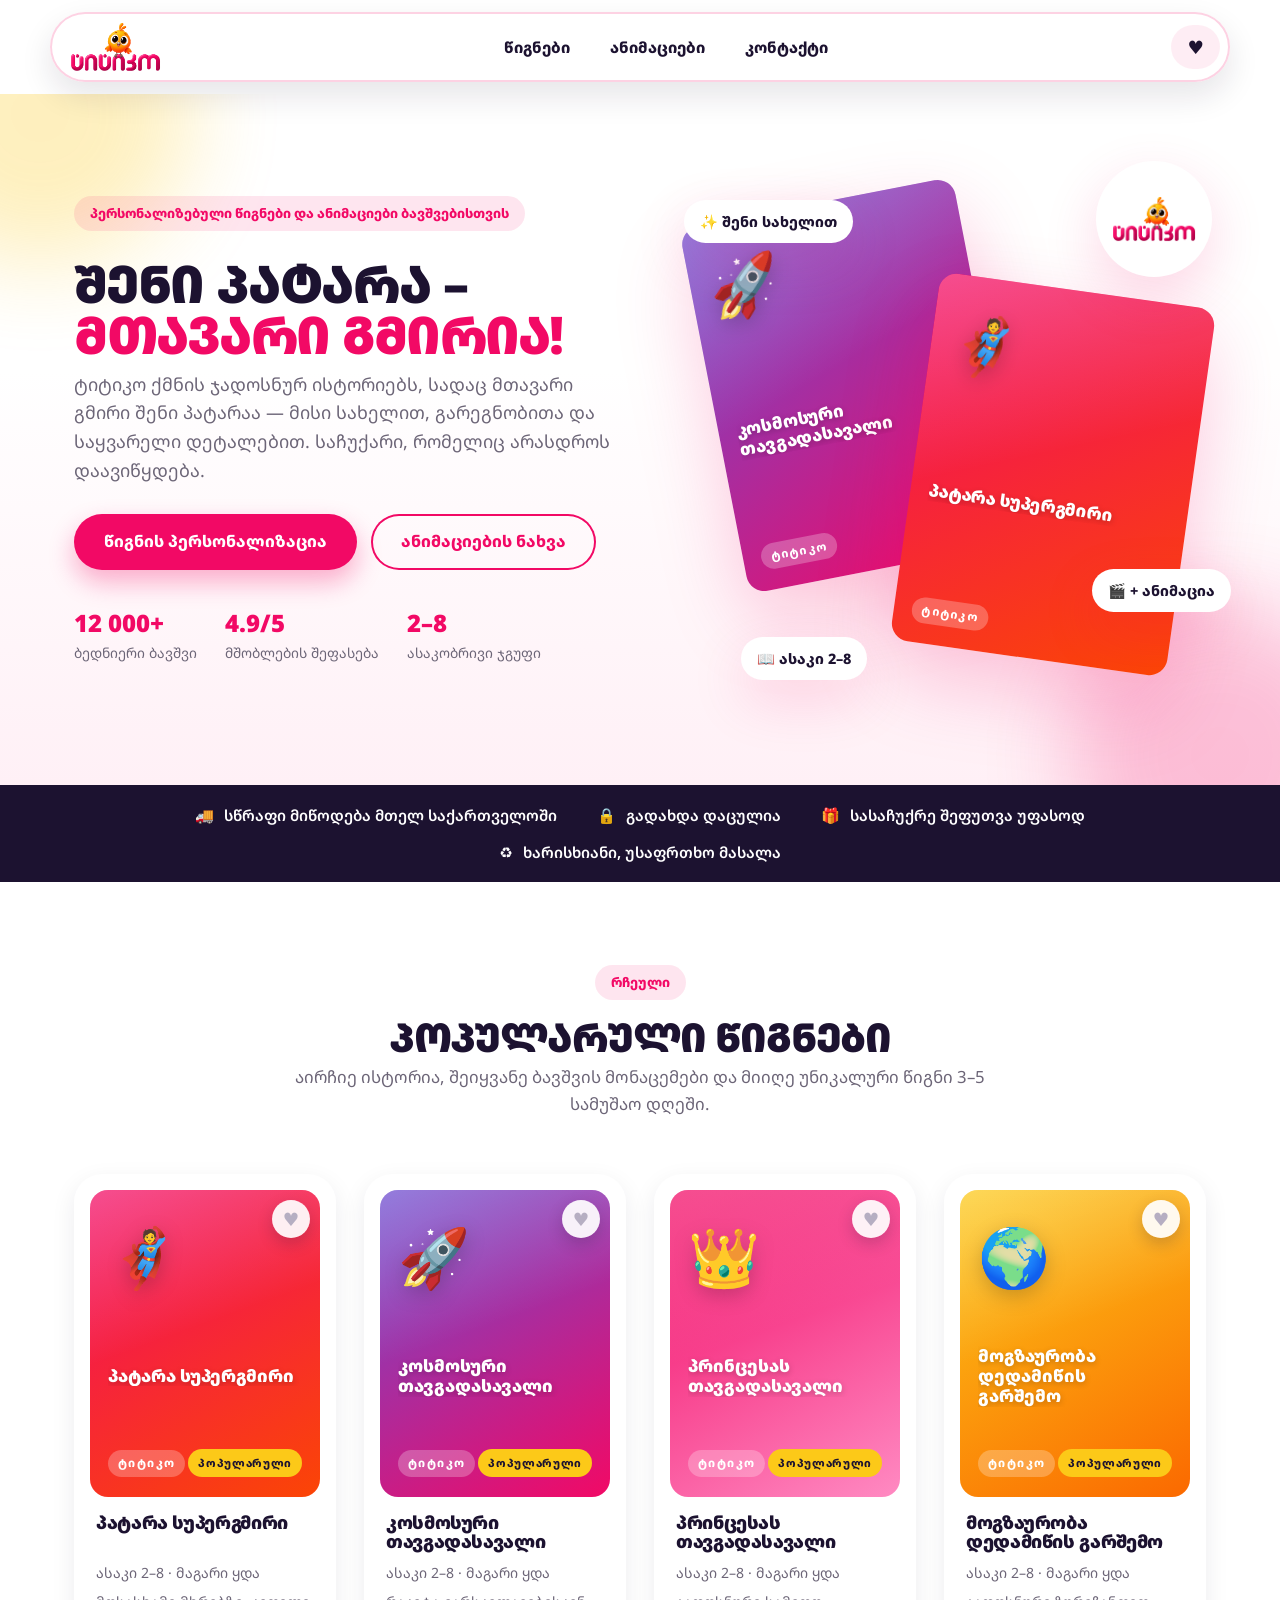
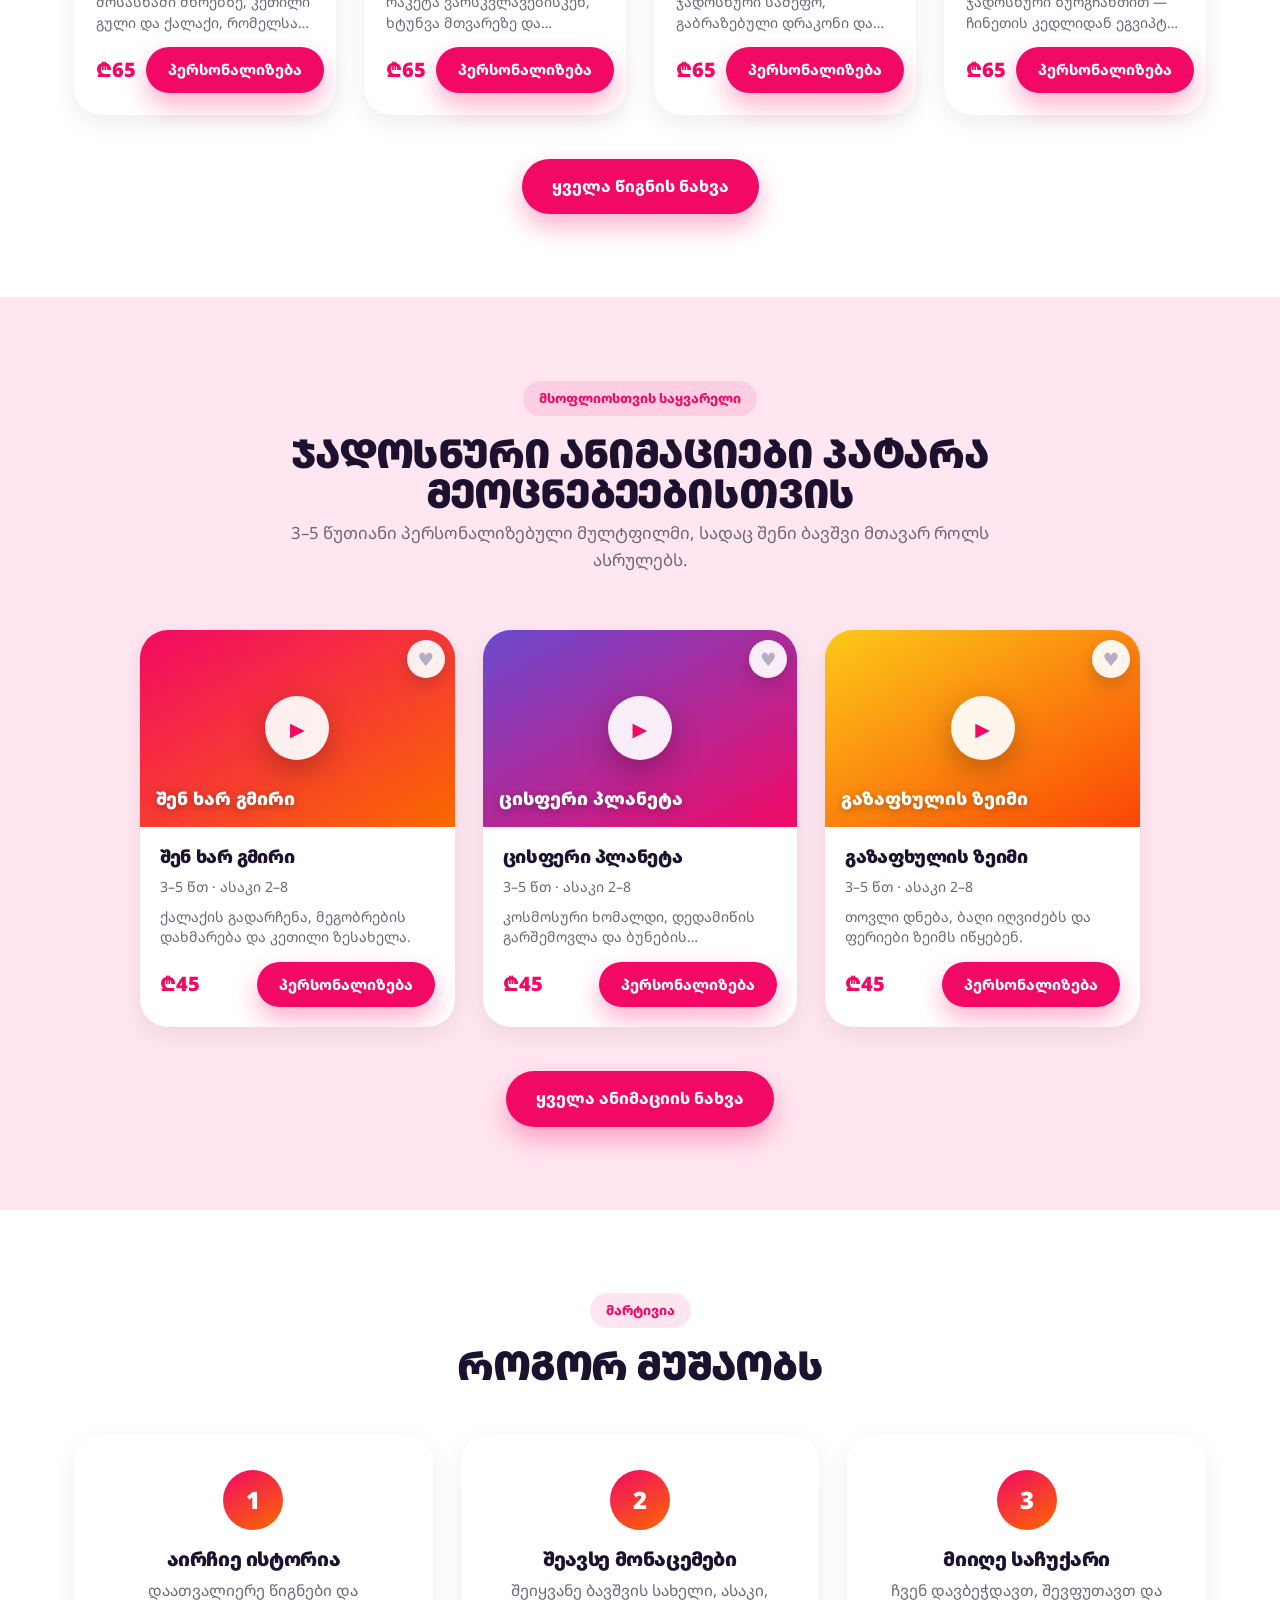
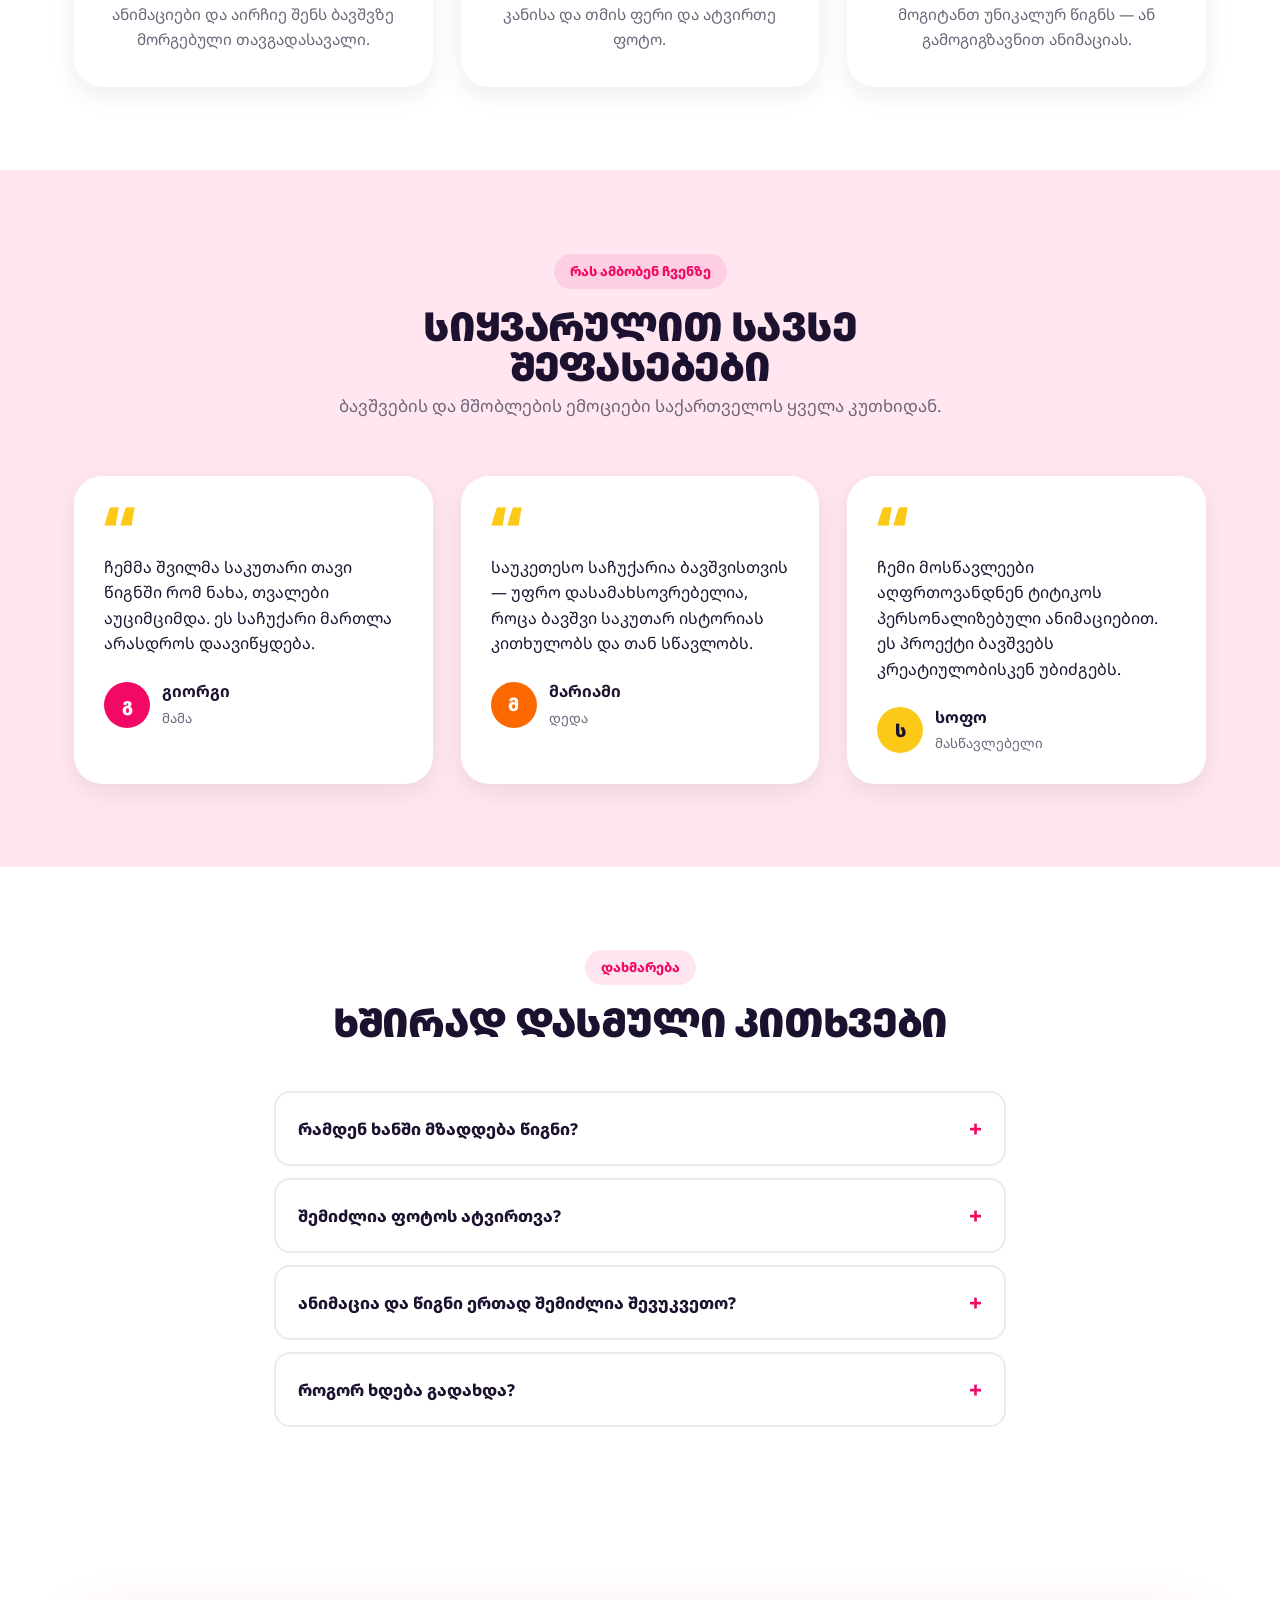
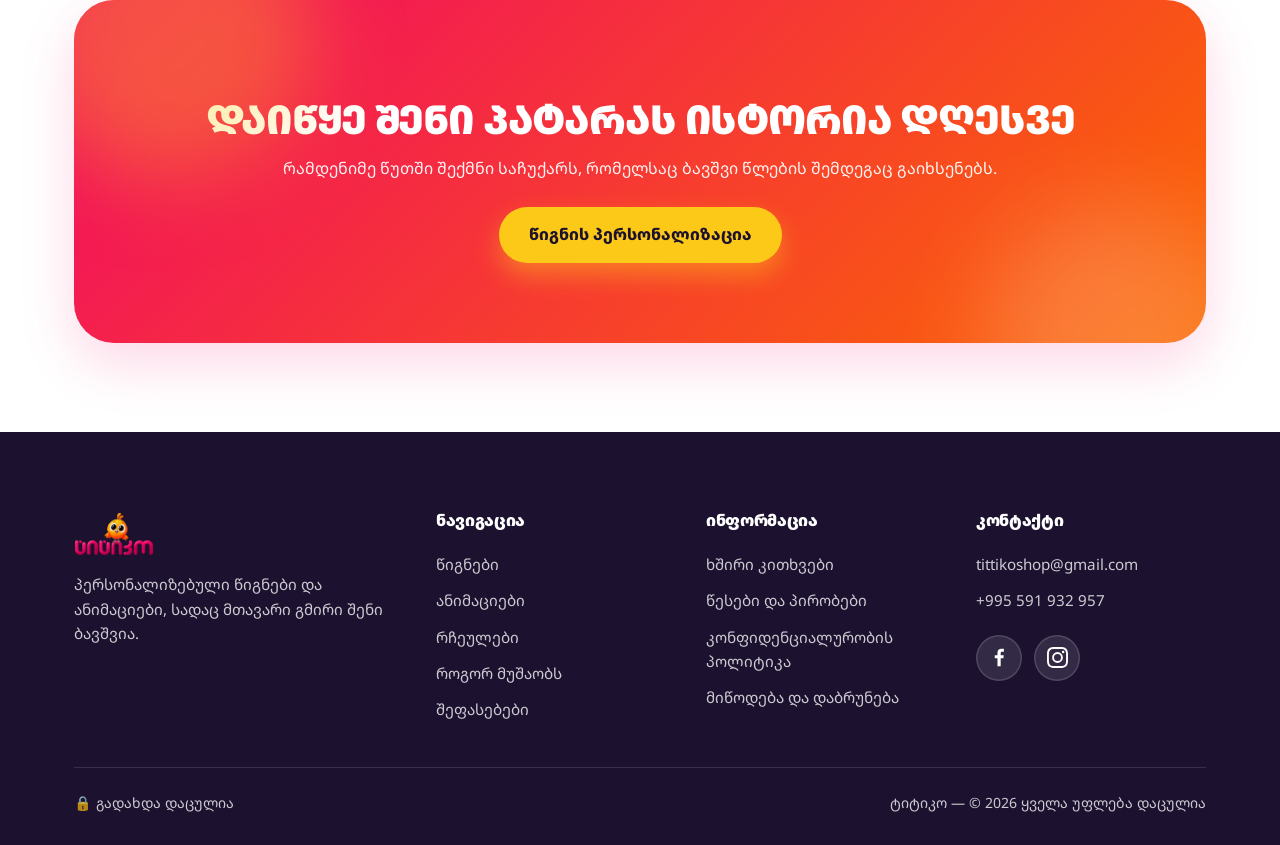
<file: index.html>
<!DOCTYPE html>
<html lang="ka">
<head>
  <meta charset="UTF-8" />
  <meta name="viewport" content="width=device-width, initial-scale=1.0" />
  <title>ტიტიკო — პერსონალიზებული წიგნები და ანიმაციები ბავშვებისთვის</title>
  <meta name="description" content="ტიტიკო ქმნის პერსონალიზებულ წიგნებსა და ანიმაციებს, სადაც მთავარი გმირი შენი ბავშვია. ყველა ბავშვი გმირია!" />

  <link rel="icon" type="image/png" sizes="32x32" href="assets/img/favicon-32.png" />
  <link rel="icon" type="image/png" sizes="180x180" href="assets/img/favicon-180.png" />
  <link rel="apple-touch-icon" href="assets/img/apple-touch-icon.png" />

  <link rel="preconnect" href="https://fonts.googleapis.com" />
  <link rel="preconnect" href="https://fonts.gstatic.com" crossorigin />
  <link href="https://fonts.googleapis.com/css2?family=Noto+Sans+Georgian:wght@400;500;600;700;800;900&display=swap" rel="stylesheet" />

  <link rel="stylesheet" href="assets/css/style.css?v=16" />
  <noscript>
    <style>[data-reveal] { opacity: 1 !important; transform: none !important; }</style>
  </noscript>
</head>
<body>

  <!-- ============ NAV ============ -->
  <header class="nav" id="top">
    <div class="nav__inner">
      <a class="nav__logo" href="index.html" id="navLogo" aria-label="ტიტიკო — მთავარ გვერდზე დაბრუნება">
        <img src="assets/img/titiko-logo.webp" alt="ტიტიკო" />
      </a>

      <nav class="nav__menu" id="navMenu" aria-label="მთავარი ნავიგაცია">
        <a href="books.html" class="nav__link">წიგნები</a>
        <a href="animations.html" class="nav__link">ანიმაციები</a>
        <a href="#contact" class="nav__link">კონტაქტი</a>
      </nav>

      <button class="nav__toggle" id="navToggle" aria-label="მენიუს გახსნა" aria-expanded="false" aria-controls="navMenu">
        <span></span><span></span><span></span>
      </button>
    </div>
  </header>

  <main>

    <!-- ============ HERO ============ -->
    <section class="hero">
      <div class="blob blob--1"></div>
      <div class="blob blob--2"></div>

      <div class="hero__inner">
        <div class="hero__copy">
          <span class="eyebrow">პერსონალიზებული წიგნები და ანიმაციები ბავშვებისთვის</span>
          <h1 class="hero__title">შენი პატარა – <span class="tx-pink">მთავარი გმირია!</span></h1>
          <p class="hero__lead">
            ტიტიკო ქმნის ჯადოსნურ ისტორიებს, სადაც მთავარი გმირი შენი პატარაა —
            მისი სახელით, გარეგნობითა და საყვარელი დეტალებით. საჩუქარი, რომელიც
            არასდროს დაავიწყდება.
          </p>
          <div class="hero__actions">
            <a href="books.html" class="btn btn--primary">წიგნის პერსონალიზაცია</a>
            <a href="animations.html" class="btn btn--ghost">ანიმაციების ნახვა</a>
          </div>
          <ul class="hero__stats">
            <li><strong>12 000+</strong><span>ბედნიერი ბავშვი</span></li>
            <li><strong>4.9/5</strong><span>მშობლების შეფასება</span></li>
            <li><strong>2–8</strong><span>ასაკობრივი ჯგუფი</span></li>
          </ul>
        </div>

        <div class="hero__visual">
          <div class="stage">
            <div class="cover cover--c3 stage__book stage__book--back">
              <span class="cover__emoji">🚀</span>
              <span class="cover__title">კოსმოსური თავგადასავალი</span>
              <span class="cover__brand">ტიტიკო</span>
            </div>
            <div class="cover cover--c1 stage__book stage__book--front">
              <span class="cover__emoji">🦸</span>
              <span class="cover__title">პატარა სუპერგმირი</span>
              <span class="cover__brand">ტიტიკო</span>
            </div>

            <span class="float-badge float-badge--tl">✨ შენი სახელით</span>
            <span class="float-badge float-badge--br">🎬 + ანიმაცია</span>
            <span class="float-badge float-badge--bl">📖 ასაკი 2–8</span>

            <div class="sticker" aria-hidden="true">
              <img src="assets/img/titiko-logo.webp" alt="" />
            </div>
          </div>
        </div>
      </div>
    </section>

    <!-- ============ TRUST STRIP ============ -->
    <section class="strip" aria-label="უპირატესობები">
      <div class="strip__inner">
        <div class="strip__item"><span>🚚</span> სწრაფი მიწოდება მთელ საქართველოში</div>
        <div class="strip__item"><span>🔒</span> გადახდა დაცულია</div>
        <div class="strip__item"><span>🎁</span> სასაჩუქრე შეფუთვა უფასოდ</div>
        <div class="strip__item"><span>♻️</span> ხარისხიანი, უსაფრთხო მასალა</div>
      </div>
    </section>

    <!-- ============ BOOKS ============ -->
    <section class="section" id="books">
      <div class="container">
        <header class="section__head" data-reveal>
          <span class="eyebrow">რჩეული</span>
          <h2 class="section__title">პოპულარული წიგნები</h2>
          <p class="section__sub">აირჩიე ისტორია, შეიყვანე ბავშვის მონაცემები და მიიღე უნიკალური წიგნი 3–5 სამუშაო დღეში.</p>
        </header>

        <div class="book-grid" id="bookGrid">
          <article class="book-card" data-cat="boys" data-reveal>
            <div class="cover cover--c1">
              <span class="cover__emoji">🦸</span>
              <span class="cover__title">პატარა სუპერგმირი</span>
              <span class="cover__brand">ტიტიკო</span>
              <span class="cover__tag">პოპულარული</span>
            </div>
            <div class="book-card__body">
              <h3>პატარა სუპერგმირი</h3>
              <p class="book-card__meta">ასაკი 2–8 · მაგარი ყდა</p>
              <div class="book-card__foot">
                <span class="price">₾65</span>
                <a href="#contact" class="btn btn--primary btn--sm">პერსონალიზება</a>
              </div>
            </div>
          </article>

          <article class="book-card" data-cat="boys" data-reveal>
            <div class="cover cover--c3">
              <span class="cover__emoji">🚀</span>
              <span class="cover__title">კოსმოსური თავგადასავალი</span>
              <span class="cover__brand">ტიტიკო</span>
              <span class="cover__tag">პოპულარული</span>
            </div>
            <div class="book-card__body">
              <h3>კოსმოსური თავგადასავალი</h3>
              <p class="book-card__meta">ასაკი 2–8 · მაგარი ყდა</p>
              <div class="book-card__foot">
                <span class="price">₾65</span>
                <a href="#contact" class="btn btn--primary btn--sm">პერსონალიზება</a>
              </div>
            </div>
          </article>

          <article class="book-card" data-cat="girls" data-reveal>
            <div class="cover cover--c8">
              <span class="cover__emoji">👑</span>
              <span class="cover__title">პრინცესას თავგადასავალი</span>
              <span class="cover__brand">ტიტიკო</span>
              <span class="cover__tag">პოპულარული</span>
            </div>
            <div class="book-card__body">
              <h3>პრინცესას თავგადასავალი</h3>
              <p class="book-card__meta">ასაკი 2–8 · მაგარი ყდა</p>
              <div class="book-card__foot">
                <span class="price">₾65</span>
                <a href="#contact" class="btn btn--primary btn--sm">პერსონალიზება</a>
              </div>
            </div>
          </article>

          <article class="book-card" data-cat="learn" data-reveal>
            <div class="cover cover--c2">
              <span class="cover__emoji">🌍</span>
              <span class="cover__title">მოგზაურობა დედამიწის გარშემო</span>
              <span class="cover__brand">ტიტიკო</span>
              <span class="cover__tag">პოპულარული</span>
            </div>
            <div class="book-card__body">
              <h3>მოგზაურობა დედამიწის გარშემო</h3>
              <p class="book-card__meta">ასაკი 2–8 · მაგარი ყდა</p>
              <div class="book-card__foot">
                <span class="price">₾65</span>
                <a href="#contact" class="btn btn--primary btn--sm">პერსონალიზება</a>
              </div>
            </div>
          </article>
        </div>

        <div class="section__more" data-reveal>
          <a href="books.html" class="btn btn--primary">ყველა წიგნის ნახვა</a>
        </div>
      </div>
    </section>

    <!-- ============ ANIMATIONS ============ -->
    <section class="section section--wash" id="animations">
      <div class="container">
        <header class="section__head" data-reveal>
          <span class="eyebrow">მსოფლიოსთვის საყვარელი</span>
          <h2 class="section__title">ჯადოსნური ანიმაციები პატარა მეოცნებეებისთვის</h2>
          <p class="section__sub">3–5 წუთიანი პერსონალიზებული მულტფილმი, სადაც შენი ბავშვი მთავარ როლს ასრულებს.</p>
        </header>

        <div class="anim-grid">
          <article class="anim-card" data-reveal>
            <div class="anim-thumb anim-thumb--a">
              <button class="play" type="button" aria-label="ნახვა">▶</button>
              <span class="anim-thumb__label">შენ ხარ გმირი</span>
            </div>
            <div class="anim-card__body">
              <h3>შენ ხარ გმირი</h3>
              <p class="book-card__meta">3–5 წთ · ასაკი 2–8</p>
              <div class="book-card__foot">
                <span class="price">₾45</span>
                <a href="#" class="btn btn--primary btn--sm">პერსონალიზება</a>
              </div>
            </div>
          </article>

          <article class="anim-card" data-reveal>
            <div class="anim-thumb anim-thumb--b">
              <button class="play" type="button" aria-label="ნახვა">▶</button>
              <span class="anim-thumb__label">ცისფერი პლანეტა</span>
            </div>
            <div class="anim-card__body">
              <h3>ცისფერი პლანეტა</h3>
              <p class="book-card__meta">3–5 წთ · ასაკი 2–8</p>
              <div class="book-card__foot">
                <span class="price">₾45</span>
                <a href="#" class="btn btn--primary btn--sm">პერსონალიზება</a>
              </div>
            </div>
          </article>

          <article class="anim-card" data-reveal>
            <div class="anim-thumb anim-thumb--c">
              <button class="play" type="button" aria-label="ნახვა">▶</button>
              <span class="anim-thumb__label">გაზაფხულის ზეიმი</span>
            </div>
            <div class="anim-card__body">
              <h3>გაზაფხულის ზეიმი</h3>
              <p class="book-card__meta">3–5 წთ · ასაკი 2–8</p>
              <div class="book-card__foot">
                <span class="price">₾45</span>
                <a href="#" class="btn btn--primary btn--sm">პერსონალიზება</a>
              </div>
            </div>
          </article>
        </div>

        <div class="section__more" data-reveal>
          <a href="animations.html" class="btn btn--primary">ყველა ანიმაციის ნახვა</a>
        </div>
      </div>
    </section>

    <!-- ============ HOW IT WORKS ============ -->
    <section class="section" id="how">
      <div class="container">
        <header class="section__head" data-reveal>
          <span class="eyebrow">მარტივია</span>
          <h2 class="section__title">როგორ მუშაობს</h2>
        </header>

        <ol class="steps">
          <li class="step" data-reveal>
            <span class="step__num">1</span>
            <h3>აირჩიე ისტორია</h3>
            <p>დაათვალიერე წიგნები და ანიმაციები და აირჩიე შენს ბავშვზე მორგებული თავგადასავალი.</p>
          </li>
          <li class="step" data-reveal>
            <span class="step__num">2</span>
            <h3>შეავსე მონაცემები</h3>
            <p>შეიყვანე ბავშვის სახელი, ასაკი, კანისა და თმის ფერი და ატვირთე ფოტო.</p>
          </li>
          <li class="step" data-reveal>
            <span class="step__num">3</span>
            <h3>მიიღე საჩუქარი</h3>
            <p>ჩვენ დავბეჭდავთ, შევფუთავთ და მოგიტანთ უნიკალურ წიგნს — ან გამოგიგზავნით ანიმაციას.</p>
          </li>
        </ol>
      </div>
    </section>

    <!-- ============ TESTIMONIALS ============ -->
    <section class="section section--wash" id="reviews">
      <div class="container">
        <header class="section__head" data-reveal>
          <span class="eyebrow">რას ამბობენ ჩვენზე</span>
          <h2 class="section__title">სიყვარულით სავსე შეფასებები</h2>
          <p class="section__sub">ბავშვების და მშობლების ემოციები საქართველოს ყველა კუთხიდან.</p>
        </header>

        <div class="quote-grid">
          <figure class="quote-card" data-reveal>
            <div class="quote-mark">“</div>
            <blockquote>ჩემმა შვილმა საკუთარი თავი წიგნში რომ ნახა, თვალები აუციმციმდა. ეს საჩუქარი მართლა არასდროს დაავიწყდება.</blockquote>
            <figcaption>
              <span class="avatar" style="--a:var(--pink)">გ</span>
              <span><strong>გიორგი</strong><br /><small>მამა</small></span>
            </figcaption>
          </figure>

          <figure class="quote-card" data-reveal>
            <div class="quote-mark">“</div>
            <blockquote>საუკეთესო საჩუქარია ბავშვისთვის — უფრო დასამახსოვრებელია, როცა ბავშვი საკუთარ ისტორიას კითხულობს და თან სწავლობს.</blockquote>
            <figcaption>
              <span class="avatar" style="--a:var(--orange)">მ</span>
              <span><strong>მარიამი</strong><br /><small>დედა</small></span>
            </figcaption>
          </figure>

          <figure class="quote-card" data-reveal>
            <div class="quote-mark">“</div>
            <blockquote>ჩემი მოსწავლეები აღფრთოვანდნენ ტიტიკოს პერსონალიზებული ანიმაციებით. ეს პროექტი ბავშვებს კრეატიულობისკენ უბიძგებს.</blockquote>
            <figcaption>
              <span class="avatar" style="--a:var(--yellow); color:#1c1230">ს</span>
              <span><strong>სოფო</strong><br /><small>მასწავლებელი</small></span>
            </figcaption>
          </figure>
        </div>
      </div>
    </section>

    <!-- ============ FAQ ============ -->
    <section class="section" id="faq">
      <div class="container container--narrow">
        <header class="section__head" data-reveal>
          <span class="eyebrow">დახმარება</span>
          <h2 class="section__title">ხშირად დასმული კითხვები</h2>
        </header>

        <div class="faq" data-reveal>
          <div class="faq-item">
            <button class="faq-q" aria-expanded="false">რამდენ ხანში მზადდება წიგნი?<span class="faq-ic">+</span></button>
            <div class="faq-a"><p>სტანდარტული დამზადება 2–3 სამუშაო დღეა, მიწოდება — 1–2 დღე თბილისში და 2–4 დღე რეგიონებში.</p></div>
          </div>
          <div class="faq-item">
            <button class="faq-q" aria-expanded="false">შემიძლია ფოტოს ატვირთვა?<span class="faq-ic">+</span></button>
            <div class="faq-a"><p>დიახ. პერსონალიზაციისას ატვირთავ ბავშვის ფოტოს და ირჩევ თმისა და კანის ფერს — გმირი მასზე იქნება მორგებული.</p></div>
          </div>
          <div class="faq-item">
            <button class="faq-q" aria-expanded="false">ანიმაცია და წიგნი ერთად შემიძლია შევუკვეთო?<span class="faq-ic">+</span></button>
            <div class="faq-a"><p>დიახ, არსებობს კომბინირებული პაკეტი — წიგნი + ანიმაცია ერთი გმირით და ერთიანი ისტორიით.</p></div>
          </div>
          <div class="faq-item">
            <button class="faq-q" aria-expanded="false">როგორ ხდება გადახდა?<span class="faq-ic">+</span></button>
            <div class="faq-a"><p>გადახდა ხდება ბარათით, დაცული გადახდის სისტემით. თანხა ჩამოგეჭრება მხოლოდ შეკვეთის დადასტურების შემდეგ.</p></div>
          </div>
        </div>
      </div>
    </section>

    <!-- ============ CTA ============ -->
    <section class="cta-band" data-reveal>
      <div class="container">
        <div class="cta-card">
          <div class="blob blob--c1"></div>
          <div class="blob blob--c2"></div>
          <h2>დაიწყე შენი პატარას ისტორია დღესვე</h2>
          <p>რამდენიმე წუთში შექმნი საჩუქარს, რომელსაც ბავშვი წლების შემდეგაც გაიხსენებს.</p>
          <a href="books.html" class="btn btn--yellow">წიგნის პერსონალიზაცია</a>
        </div>
      </div>
    </section>

  </main>

  <!-- ============ FOOTER ============ -->
  <footer class="footer" id="contact">
    <div class="container">
      <div class="footer__grid">
        <div class="footer__brand">
          <img src="assets/img/titiko-logo.webp" alt="ტიტიკო" />
          <p>პერსონალიზებული წიგნები და ანიმაციები, სადაც მთავარი გმირი შენი ბავშვია.</p>
        </div>

        <nav aria-label="ნავიგაცია">
          <h4>ნავიგაცია</h4>
          <a href="books.html">წიგნები</a>
          <a href="animations.html">ანიმაციები</a>
          <a href="favorites.html">რჩეულები</a>
          <a href="#how">როგორ მუშაობს</a>
          <a href="#reviews">შეფასებები</a>
        </nav>

        <nav aria-label="ინფორმაცია">
          <h4>ინფორმაცია</h4>
          <a href="#faq">ხშირი კითხვები</a>
          <a href="terms.html">წესები და პირობები</a>
          <a href="privacy.html">კონფიდენციალურობის პოლიტიკა</a>
          <a href="delivery.html">მიწოდება და დაბრუნება</a>
        </nav>

        <div>
          <h4>კონტაქტი</h4>
          <a href="mailto:tittikoshop@gmail.com">tittikoshop@gmail.com</a>
          <a href="tel:+995591932957">+995 591 932 957</a>
          <div class="footer__social">
            <a class="social social--fb" href="https://www.facebook.com/tittiko.ge" target="_blank" rel="noopener" aria-label="ტიტიკო Facebook-ზე">
              <svg viewBox="0 0 24 24" aria-hidden="true" focusable="false"><path d="M15.12 5.32H17V2.14A26.11 26.11 0 0 0 14.26 2C11.54 2 9.68 3.66 9.68 6.7v2.62H6.61v3.56h3.07V22h3.68v-9.12h3.06l.46-3.56h-3.52V7.05c0-1.05.28-1.73 1.76-1.73Z" /></svg>
            </a>
            <a class="social social--ig" href="https://www.instagram.com/tittikoshop/" target="_blank" rel="noopener" aria-label="ტიტიკო Instagram-ზე">
              <svg viewBox="0 0 24 24" aria-hidden="true" focusable="false"><path d="M12 2.16c3.2 0 3.58.01 4.85.07 3.25.15 4.77 1.69 4.92 4.92.06 1.27.07 1.64.07 4.85 0 3.2-.01 3.58-.07 4.85-.15 3.23-1.66 4.77-4.92 4.92-1.27.06-1.64.07-4.85.07-3.2 0-3.58-.01-4.85-.07-3.26-.15-4.77-1.7-4.92-4.92C2.17 15.58 2.16 15.2 2.16 12c0-3.2.01-3.58.07-4.85.15-3.23 1.66-4.77 4.92-4.92C8.42 2.17 8.8 2.16 12 2.16Zm0-2.16C8.74 0 8.33.01 7.05.07 2.7.27.28 2.69.07 7.05.01 8.33 0 8.74 0 12s.01 3.67.07 4.95c.2 4.36 2.62 6.78 6.98 6.98C8.33 23.99 8.74 24 12 24s3.67-.01 4.95-.07c4.35-.2 6.78-2.62 6.98-6.98.06-1.28.07-1.69.07-4.95s-.01-3.67-.07-4.95c-.2-4.35-2.62-6.78-6.98-6.98C15.67.01 15.26 0 12 0Zm0 5.84A6.16 6.16 0 1 0 18.16 12 6.16 6.16 0 0 0 12 5.84Zm0 10.16A4 4 0 1 1 16 12a4 4 0 0 1-4 4Zm6.41-11.85a1.44 1.44 0 1 0 1.44 1.44 1.44 1.44 0 0 0-1.44-1.44Z" /></svg>
            </a>
          </div>
        </div>
      </div>

      <div class="footer__bar">
        <span>🔒 გადახდა დაცულია</span>
        <span>ტიტიკო — © <span id="year">2026</span> ყველა უფლება დაცულია</span>
      </div>
    </div>
  </footer>

  <button class="to-top" id="toTop" aria-label="ზემოთ დაბრუნება">↑</button>

  <script src="assets/js/script.js?v=16"></script>
</body>
</html>
</file>
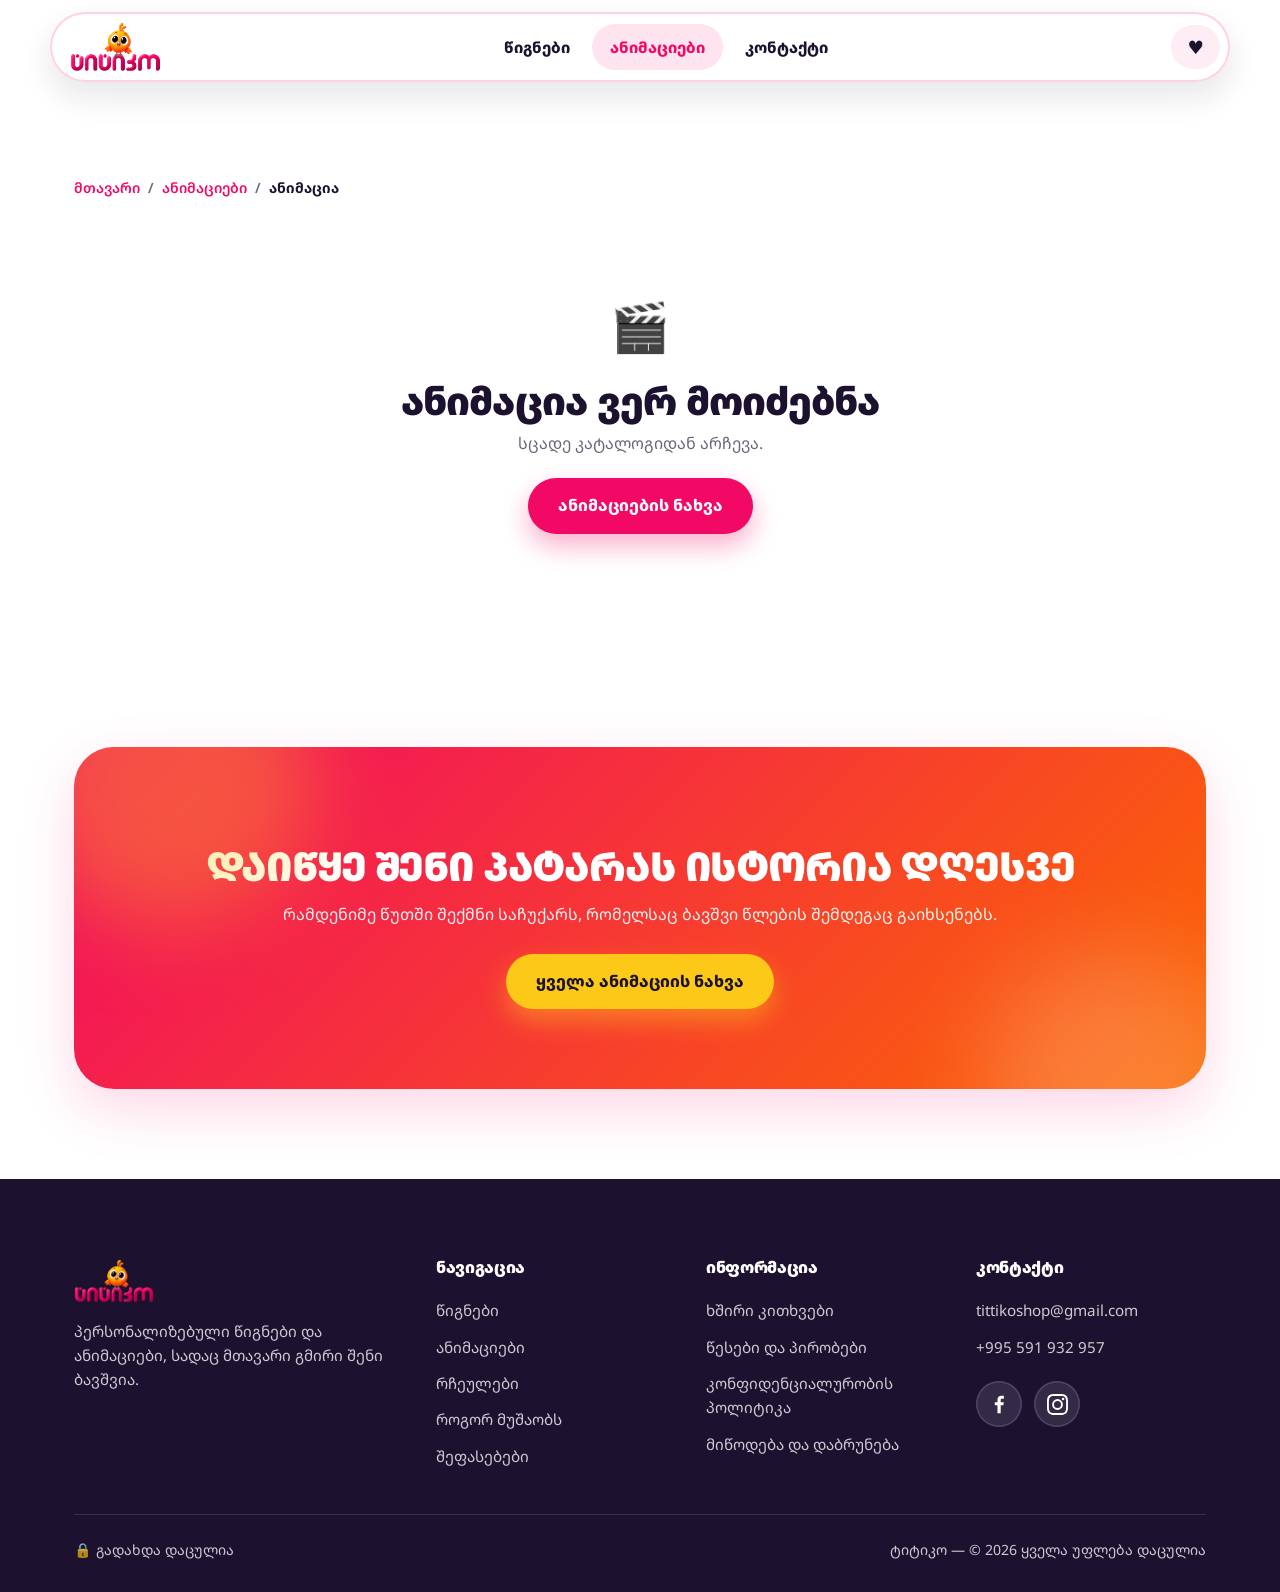
<file: animation.html>
<!DOCTYPE html>
<html lang="ka">
<head>
  <meta charset="UTF-8" />
  <meta name="viewport" content="width=device-width, initial-scale=1.0" />
  <title>ანიმაცია — ტიტიკო</title>
  <meta name="description" content="პერსონალიზებული ანიმაციის აღწერა — მთავარ როლში შენი ბავშვია." />

  <link rel="icon" type="image/png" sizes="32x32" href="assets/img/favicon-32.png" />
  <link rel="icon" type="image/png" sizes="180x180" href="assets/img/favicon-180.png" />
  <link rel="apple-touch-icon" href="assets/img/apple-touch-icon.png" />

  <link rel="preconnect" href="https://fonts.googleapis.com" />
  <link rel="preconnect" href="https://fonts.gstatic.com" crossorigin />
  <link href="https://fonts.googleapis.com/css2?family=Noto+Sans+Georgian:wght@400;500;600;700;800;900&display=swap" rel="stylesheet" />

  <link rel="stylesheet" href="assets/css/style.css?v=16" />
  <noscript>
    <style>[data-reveal] { opacity: 1 !important; transform: none !important; }</style>
  </noscript>
</head>
<body>

  <!-- ============ NAV ============ -->
  <header class="nav" id="top">
    <div class="nav__inner">
      <a class="nav__logo" href="index.html" id="navLogo" aria-label="ტიტიკო — მთავარ გვერდზე დაბრუნება">
        <img src="assets/img/titiko-logo.webp" alt="ტიტიკო" />
      </a>

      <nav class="nav__menu" id="navMenu" aria-label="მთავარი ნავიგაცია">
        <a href="books.html" class="nav__link">წიგნები</a>
        <a href="animations.html" class="nav__link is-active">ანიმაციები</a>
        <a href="index.html#contact" class="nav__link">კონტაქტი</a>
      </nav>

      <button class="nav__toggle" id="navToggle" aria-label="მენიუს გახსნა" aria-expanded="false" aria-controls="navMenu">
        <span></span><span></span><span></span>
      </button>
    </div>
  </header>

  <main>

    <section class="section product-section">
      <div class="container">
        <nav class="breadcrumb breadcrumb--left" aria-label="breadcrumb">
          <a href="index.html">მთავარი</a>
          <span aria-hidden="true">/</span>
          <a href="animations.html">ანიმაციები</a>
          <span aria-hidden="true">/</span>
          <span aria-current="page" id="animCrumb">ანიმაცია</span>
        </nav>

        <!-- not-found fallback -->
        <div class="book-notfound" id="animNotFound" hidden>
          <div class="empty-state__emoji">🎬</div>
          <h1>ანიმაცია ვერ მოიძებნა</h1>
          <p>სცადე კატალოგიდან არჩევა.</p>
          <a href="animations.html" class="btn btn--primary">ანიმაციების ნახვა</a>
        </div>

        <!-- product -->
        <div class="product" id="animContent" data-animation-page data-reveal>
          <div class="product__media">
            <div class="anim-thumb anim-thumb--lg anim-thumb--a" id="animThumb">
              <button class="play" type="button" aria-label="ნახვა">▶</button>
              <span class="anim-thumb__label">ანიმაცია</span>
            </div>
          </div>

          <div class="product__info">
            <h1 class="product__title" id="animTitle">ანიმაცია</h1>
            <div class="product__price" id="animPrice">₾45</div>
            <p class="product__blurb" id="animBlurb"></p>

            <ul class="product__meta">
              <li class="feat"><span class="feat__icon">⏱️</span><span id="animDuration">3–5 წთ</span></li>
              <li class="feat"><span class="feat__icon">👶</span><span id="animAge">ასაკი 2–8</span></li>
              <li class="feat"><span class="feat__icon">📱</span><span>ციფრული ფაილი — MP4, HD ხარისხი</span></li>
              <li class="feat"><span class="feat__icon">📩</span><span>ელფოსტაზე მიიღებ <span id="animEta">1–2 დღეში</span></span></li>
            </ul>

            <div class="product__actions">
              <a href="order.html" class="btn btn--primary" id="animOrderBtn">შეუკვეთე ანიმაცია</a>
              <a href="animations.html" class="btn btn--ghost">სხვა ანიმაციები</a>
            </div>

            <p class="product__note">🔒 უსაფრთხო გადახდა · 📩 ფაილს მიიღებ ელფოსტაზე</p>
          </div>
        </div>
      </div>
    </section>

    <!-- related -->
    <section class="section section--wash" id="animRelated" hidden>
      <div class="container">
        <header class="section__head" data-reveal>
          <span class="eyebrow">შეიძლება მოგეწონოს</span>
          <h2 class="section__title">სხვა ანიმაციები</h2>
        </header>
        <div class="book-grid" id="animRelatedGrid"></div>
      </div>
    </section>

    <!-- ============ CTA ============ -->
    <section class="cta-band" data-reveal>
      <div class="container">
        <div class="cta-card">
          <div class="blob blob--c1"></div>
          <div class="blob blob--c2"></div>
          <h2>დაიწყე შენი პატარას ისტორია დღესვე</h2>
          <p>რამდენიმე წუთში შექმნი საჩუქარს, რომელსაც ბავშვი წლების შემდეგაც გაიხსენებს.</p>
          <a href="animations.html" class="btn btn--yellow">ყველა ანიმაციის ნახვა</a>
        </div>
      </div>
    </section>

  </main>

  <!-- ============ FOOTER ============ -->
  <footer class="footer" id="contact">
    <div class="container">
      <div class="footer__grid">
        <div class="footer__brand">
          <img src="assets/img/titiko-logo.webp" alt="ტიტიკო" />
          <p>პერსონალიზებული წიგნები და ანიმაციები, სადაც მთავარი გმირი შენი ბავშვია.</p>
        </div>

        <nav aria-label="ნავიგაცია">
          <h4>ნავიგაცია</h4>
          <a href="books.html">წიგნები</a>
          <a href="animations.html">ანიმაციები</a>
          <a href="favorites.html">რჩეულები</a>
          <a href="index.html#how">როგორ მუშაობს</a>
          <a href="index.html#reviews">შეფასებები</a>
        </nav>

        <nav aria-label="ინფორმაცია">
          <h4>ინფორმაცია</h4>
          <a href="index.html#faq">ხშირი კითხვები</a>
          <a href="terms.html">წესები და პირობები</a>
          <a href="privacy.html">კონფიდენციალურობის პოლიტიკა</a>
          <a href="delivery.html">მიწოდება და დაბრუნება</a>
        </nav>

        <div>
          <h4>კონტაქტი</h4>
          <a href="mailto:tittikoshop@gmail.com">tittikoshop@gmail.com</a>
          <a href="tel:+995591932957">+995 591 932 957</a>
          <div class="footer__social">
            <a class="social social--fb" href="https://www.facebook.com/tittiko.ge" target="_blank" rel="noopener" aria-label="ტიტიკო Facebook-ზე">
              <svg viewBox="0 0 24 24" aria-hidden="true" focusable="false"><path d="M15.12 5.32H17V2.14A26.11 26.11 0 0 0 14.26 2C11.54 2 9.68 3.66 9.68 6.7v2.62H6.61v3.56h3.07V22h3.68v-9.12h3.06l.46-3.56h-3.52V7.05c0-1.05.28-1.73 1.76-1.73Z" /></svg>
            </a>
            <a class="social social--ig" href="https://www.instagram.com/tittikoshop/" target="_blank" rel="noopener" aria-label="ტიტიკო Instagram-ზე">
              <svg viewBox="0 0 24 24" aria-hidden="true" focusable="false"><path d="M12 2.16c3.2 0 3.58.01 4.85.07 3.25.15 4.77 1.69 4.92 4.92.06 1.27.07 1.64.07 4.85 0 3.2-.01 3.58-.07 4.85-.15 3.23-1.66 4.77-4.92 4.92-1.27.06-1.64.07-4.85.07-3.2 0-3.58-.01-4.85-.07-3.26-.15-4.77-1.7-4.92-4.92C2.17 15.58 2.16 15.2 2.16 12c0-3.2.01-3.58.07-4.85.15-3.23 1.66-4.77 4.92-4.92C8.42 2.17 8.8 2.16 12 2.16Zm0-2.16C8.74 0 8.33.01 7.05.07 2.7.27.28 2.69.07 7.05.01 8.33 0 8.74 0 12s.01 3.67.07 4.95c.2 4.36 2.62 6.78 6.98 6.98C8.33 23.99 8.74 24 12 24s3.67-.01 4.95-.07c4.35-.2 6.78-2.62 6.98-6.98.06-1.28.07-1.69.07-4.95s-.01-3.67-.07-4.95c-.2-4.35-2.62-6.78-6.98-6.98C15.67.01 15.26 0 12 0Zm0 5.84A6.16 6.16 0 1 0 18.16 12 6.16 6.16 0 0 0 12 5.84Zm0 10.16A4 4 0 1 1 16 12a4 4 0 0 1-4 4Zm6.41-11.85a1.44 1.44 0 1 0 1.44 1.44 1.44 1.44 0 0 0-1.44-1.44Z" /></svg>
            </a>
          </div>
        </div>
      </div>

      <div class="footer__bar">
        <span>🔒 გადახდა დაცულია</span>
        <span>ტიტიკო — © <span id="year">2026</span> ყველა უფლება დაცულია</span>
      </div>
    </div>
  </footer>

  <button class="to-top" id="toTop" aria-label="ზემოთ დაბრუნება">↑</button>

  <script src="assets/js/script.js?v=16"></script>
</body>
</html>
</file>
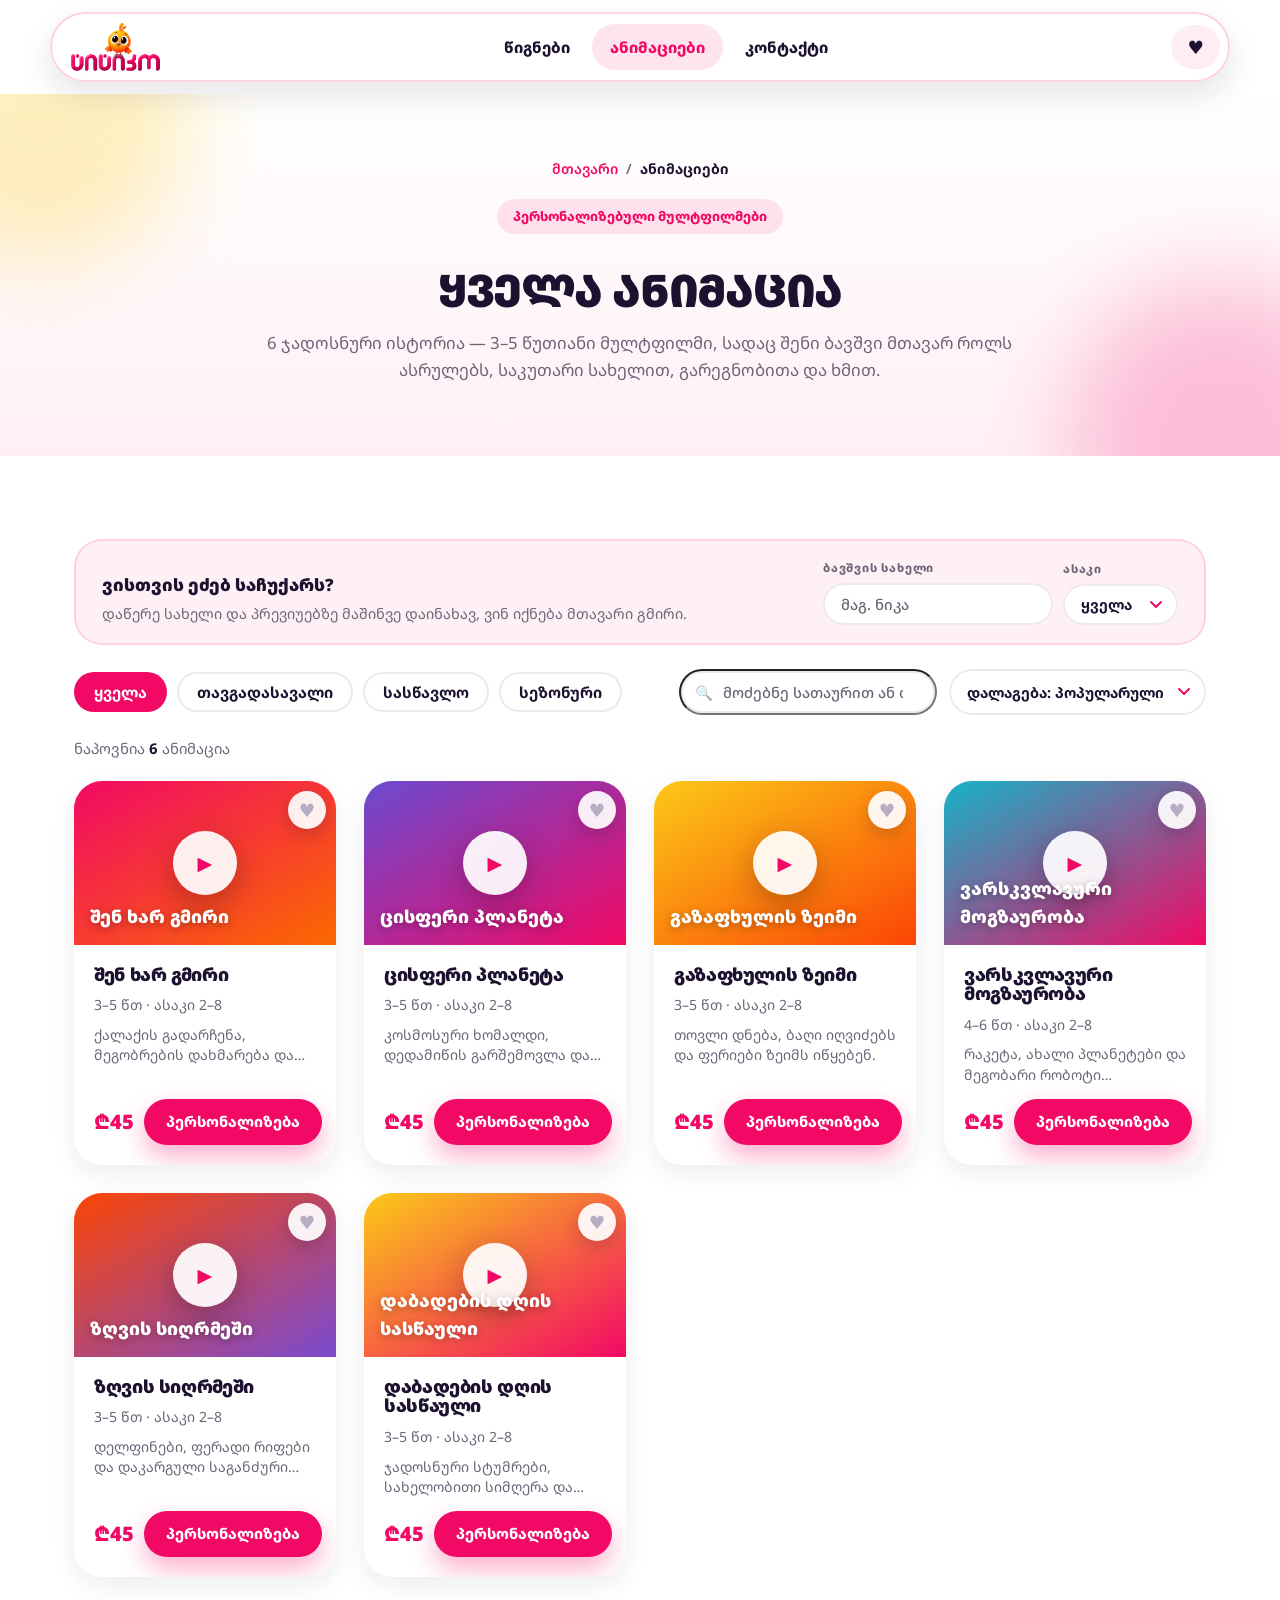
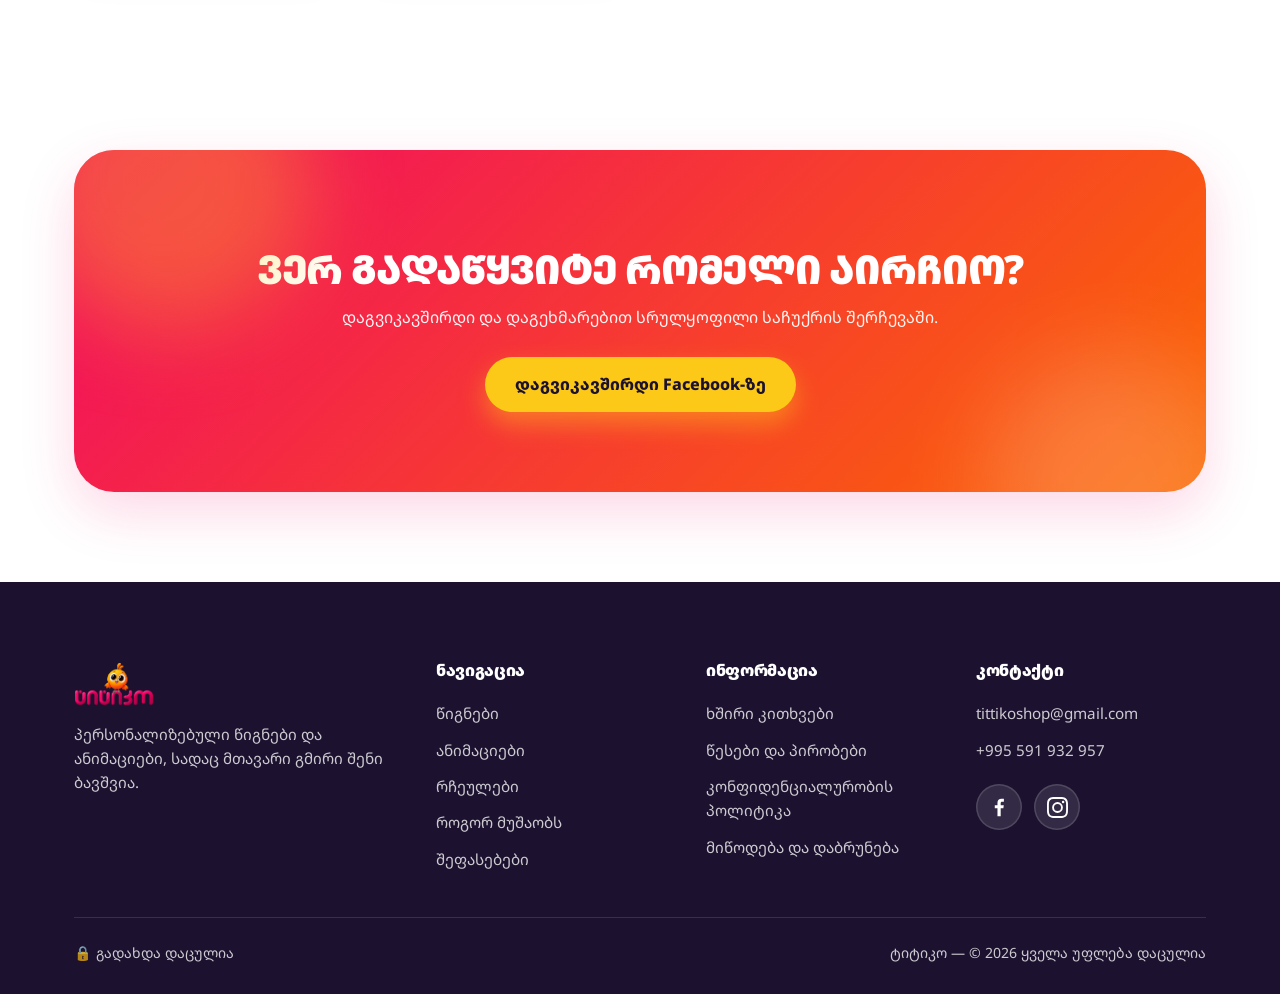
<file: animations.html>
<!DOCTYPE html>
<html lang="ka">
<head>
  <meta charset="UTF-8" />
  <meta name="viewport" content="width=device-width, initial-scale=1.0" />
  <title>ანიმაციები — ტიტიკო | პერსონალიზებული მულტფილმები ბავშვებისთვის</title>
  <meta name="description" content="აირჩიე ტიტიკოს პერსონალიზებული ანიმაციებიდან — მთავარ როლში შენი ბავშვია." />

  <link rel="icon" type="image/png" sizes="32x32" href="assets/img/favicon-32.png" />
  <link rel="icon" type="image/png" sizes="180x180" href="assets/img/favicon-180.png" />
  <link rel="apple-touch-icon" href="assets/img/apple-touch-icon.png" />

  <link rel="preconnect" href="https://fonts.googleapis.com" />
  <link rel="preconnect" href="https://fonts.gstatic.com" crossorigin />
  <link href="https://fonts.googleapis.com/css2?family=Noto+Sans+Georgian:wght@400;500;600;700;800;900&display=swap" rel="stylesheet" />

  <link rel="stylesheet" href="assets/css/style.css?v=16" />
  <noscript>
    <style>[data-reveal] { opacity: 1 !important; transform: none !important; }</style>
  </noscript>
</head>
<body>

  <!-- ============ NAV ============ -->
  <header class="nav" id="top">
    <div class="nav__inner">
      <a class="nav__logo" href="index.html" id="navLogo" aria-label="ტიტიკო — მთავარ გვერდზე დაბრუნება">
        <img src="assets/img/titiko-logo.webp" alt="ტიტიკო" />
      </a>

      <nav class="nav__menu" id="navMenu" aria-label="მთავარი ნავიგაცია">
        <a href="books.html" class="nav__link">წიგნები</a>
        <a href="animations.html" class="nav__link is-active">ანიმაციები</a>
        <a href="index.html#contact" class="nav__link">კონტაქტი</a>
      </nav>

      <button class="nav__toggle" id="navToggle" aria-label="მენიუს გახსნა" aria-expanded="false" aria-controls="navMenu">
        <span></span><span></span><span></span>
      </button>
    </div>
  </header>

  <main>

    <!-- ============ PAGE HERO ============ -->
    <section class="page-hero">
      <div class="blob blob--1"></div>
      <div class="blob blob--2"></div>

      <div class="container">
        <nav class="breadcrumb" aria-label="breadcrumb">
          <a href="index.html">მთავარი</a>
          <span aria-hidden="true">/</span>
          <span aria-current="page">ანიმაციები</span>
        </nav>

        <span class="eyebrow">პერსონალიზებული მულტფილმები</span>
        <h1>ყველა ანიმაცია</h1>
        <p class="page-hero__lead">
          6 ჯადოსნური ისტორია — 3–5 წუთიანი მულტფილმი, სადაც შენი ბავშვი მთავარ როლს ასრულებს,
          საკუთარი სახელით, გარეგნობითა და ხმით.
        </p>
      </div>
    </section>

    <!-- ============ CATALOG ============ -->
    <section class="section catalog">
      <div class="container">

        <!-- პერსონალიზაციის ზოლი — სახელი პრევიუებზე, ასაკი ფილტრში -->
        <div class="who" data-reveal>
          <div class="who__text">
            <span class="who__eyebrow">ვისთვის ეძებ საჩუქარს?</span>
            <p class="who__sub">დაწერე სახელი და პრევიუებზე მაშინვე დაინახავ, ვინ იქნება მთავარი გმირი.</p>
          </div>
          <div class="who__fields">
            <div class="who__field">
              <label class="who__label" for="whoName">ბავშვის სახელი</label>
              <input class="who__input" type="text" id="whoName" placeholder="მაგ. ნიკა" autocomplete="off" maxlength="24" />
            </div>
            <div class="who__field">
              <label class="who__label" for="whoAge">ასაკი</label>
              <select class="select" id="whoAge">
                <option value="">ყველა</option>
                <option value="2">2 წლის</option>
                <option value="3">3 წლის</option>
                <option value="4">4 წლის</option>
                <option value="5">5 წლის</option>
                <option value="6">6 წლის</option>
                <option value="7">7 წლის</option>
                <option value="8">8 წლის</option>
              </select>
            </div>
            <button type="button" class="who__clear" id="whoClear" hidden>გასუფთავება</button>
          </div>
        </div>

        <div class="toolbar" data-reveal>
          <div class="filters filters--toolbar" role="group" aria-label="ანიმაციების ფილტრი">
            <button class="filter is-active" data-filter="all">ყველა</button>
            <button class="filter" data-filter="adventure">თავგადასავალი</button>
            <button class="filter" data-filter="learn">სასწავლო</button>
            <button class="filter" data-filter="seasonal">სეზონური</button>
          </div>

          <div class="toolbar__right">
            <label class="search" aria-label="ანიმაციის ძებნა">
              <span class="search__icon" aria-hidden="true">🔍</span>
              <input type="search" id="bookSearch" placeholder="მოძებნე სათაურით ან თემით…" autocomplete="off" />
            </label>

            <select class="select" id="bookSort" aria-label="დალაგება">
              <option value="popular">დალაგება: პოპულარული</option>
              <option value="az">სახელით (ა–ჰ)</option>
              <option value="za">სახელით (ჰ–ა)</option>
            </select>
          </div>
        </div>

        <p class="result-count" id="resultCount" data-unit="ანიმაცია" aria-live="polite">ნაპოვნია <strong>6</strong> ანიმაცია</p>

        <div class="book-grid" id="animGrid">
          <article class="anim-card" data-cat="adventure" data-title="შენ ხარ გმირი" data-reveal>
            <div class="anim-thumb anim-thumb--a">
              <button class="play" type="button" aria-label="ნახვა">▶</button>
              <span class="anim-thumb__label">შენ ხარ გმირი</span>
            </div>
            <div class="anim-card__body">
              <h3>შენ ხარ გმირი</h3>
              <p class="book-card__meta">3–5 წთ · ასაკი 2–8</p>
              <div class="book-card__foot">
                <span class="price">₾45</span>
                <a href="#" class="btn btn--primary btn--sm">პერსონალიზება</a>
              </div>
            </div>
          </article>

          <article class="anim-card" data-cat="learn" data-title="ცისფერი პლანეტა" data-reveal>
            <div class="anim-thumb anim-thumb--b">
              <button class="play" type="button" aria-label="ნახვა">▶</button>
              <span class="anim-thumb__label">ცისფერი პლანეტა</span>
            </div>
            <div class="anim-card__body">
              <h3>ცისფერი პლანეტა</h3>
              <p class="book-card__meta">3–5 წთ · ასაკი 2–8</p>
              <div class="book-card__foot">
                <span class="price">₾45</span>
                <a href="#" class="btn btn--primary btn--sm">პერსონალიზება</a>
              </div>
            </div>
          </article>

          <article class="anim-card" data-cat="seasonal" data-title="გაზაფხულის ზეიმი" data-reveal>
            <div class="anim-thumb anim-thumb--c">
              <button class="play" type="button" aria-label="ნახვა">▶</button>
              <span class="anim-thumb__label">გაზაფხულის ზეიმი</span>
            </div>
            <div class="anim-card__body">
              <h3>გაზაფხულის ზეიმი</h3>
              <p class="book-card__meta">3–5 წთ · ასაკი 2–8</p>
              <div class="book-card__foot">
                <span class="price">₾45</span>
                <a href="#" class="btn btn--primary btn--sm">პერსონალიზება</a>
              </div>
            </div>
          </article>

          <article class="anim-card" data-cat="adventure" data-title="ვარსკვლავური მოგზაურობა" data-reveal>
            <div class="anim-thumb anim-thumb--d">
              <button class="play" type="button" aria-label="ნახვა">▶</button>
              <span class="anim-thumb__label">ვარსკვლავური მოგზაურობა</span>
            </div>
            <div class="anim-card__body">
              <h3>ვარსკვლავური მოგზაურობა</h3>
              <p class="book-card__meta">4–6 წთ · ასაკი 2–8</p>
              <div class="book-card__foot">
                <span class="price">₾45</span>
                <a href="#" class="btn btn--primary btn--sm">პერსონალიზება</a>
              </div>
            </div>
          </article>

          <article class="anim-card" data-cat="learn" data-title="ზღვის სიღრმეში" data-reveal>
            <div class="anim-thumb anim-thumb--e">
              <button class="play" type="button" aria-label="ნახვა">▶</button>
              <span class="anim-thumb__label">ზღვის სიღრმეში</span>
            </div>
            <div class="anim-card__body">
              <h3>ზღვის სიღრმეში</h3>
              <p class="book-card__meta">3–5 წთ · ასაკი 2–8</p>
              <div class="book-card__foot">
                <span class="price">₾45</span>
                <a href="#" class="btn btn--primary btn--sm">პერსონალიზება</a>
              </div>
            </div>
          </article>

          <article class="anim-card" data-cat="seasonal" data-title="დაბადების დღის სასწაული" data-reveal>
            <div class="anim-thumb anim-thumb--f">
              <button class="play" type="button" aria-label="ნახვა">▶</button>
              <span class="anim-thumb__label">დაბადების დღის სასწაული</span>
            </div>
            <div class="anim-card__body">
              <h3>დაბადების დღის სასწაული</h3>
              <p class="book-card__meta">3–5 წთ · ასაკი 2–8</p>
              <div class="book-card__foot">
                <span class="price">₾45</span>
                <a href="#" class="btn btn--primary btn--sm">პერსონალიზება</a>
              </div>
            </div>
          </article>
        </div>

        <div class="empty-state" id="emptyState" hidden>
          <div class="empty-state__emoji">🔎</div>
          <h3>ვერაფერი მოიძებნა</h3>
          <p>სცადე სხვა საძიებო სიტყვა ან შეცვალე ფილტრი.</p>
        </div>

      </div>
    </section>

    <!-- ============ CTA ============ -->
    <section class="cta-band" data-reveal>
      <div class="container">
        <div class="cta-card">
          <div class="blob blob--c1"></div>
          <div class="blob blob--c2"></div>
          <h2>ვერ გადაწყვიტე რომელი აირჩიო?</h2>
          <p>დაგვიკავშირდი და დაგეხმარებით სრულყოფილი საჩუქრის შერჩევაში.</p>
          <a href="https://www.facebook.com/tittiko.ge" target="_blank" rel="noopener" class="btn btn--yellow">დაგვიკავშირდი Facebook-ზე</a>
        </div>
      </div>
    </section>

  </main>

  <!-- ============ FOOTER ============ -->
  <footer class="footer" id="contact">
    <div class="container">
      <div class="footer__grid">
        <div class="footer__brand">
          <img src="assets/img/titiko-logo.webp" alt="ტიტიკო" />
          <p>პერსონალიზებული წიგნები და ანიმაციები, სადაც მთავარი გმირი შენი ბავშვია.</p>
        </div>

        <nav aria-label="ნავიგაცია">
          <h4>ნავიგაცია</h4>
          <a href="books.html">წიგნები</a>
          <a href="animations.html">ანიმაციები</a>
          <a href="favorites.html">რჩეულები</a>
          <a href="index.html#how">როგორ მუშაობს</a>
          <a href="index.html#reviews">შეფასებები</a>
        </nav>

        <nav aria-label="ინფორმაცია">
          <h4>ინფორმაცია</h4>
          <a href="index.html#faq">ხშირი კითხვები</a>
          <a href="terms.html">წესები და პირობები</a>
          <a href="privacy.html">კონფიდენციალურობის პოლიტიკა</a>
          <a href="delivery.html">მიწოდება და დაბრუნება</a>
        </nav>

        <div>
          <h4>კონტაქტი</h4>
          <a href="mailto:tittikoshop@gmail.com">tittikoshop@gmail.com</a>
          <a href="tel:+995591932957">+995 591 932 957</a>
          <div class="footer__social">
            <a class="social social--fb" href="https://www.facebook.com/tittiko.ge" target="_blank" rel="noopener" aria-label="ტიტიკო Facebook-ზე">
              <svg viewBox="0 0 24 24" aria-hidden="true" focusable="false"><path d="M15.12 5.32H17V2.14A26.11 26.11 0 0 0 14.26 2C11.54 2 9.68 3.66 9.68 6.7v2.62H6.61v3.56h3.07V22h3.68v-9.12h3.06l.46-3.56h-3.52V7.05c0-1.05.28-1.73 1.76-1.73Z" /></svg>
            </a>
            <a class="social social--ig" href="https://www.instagram.com/tittikoshop/" target="_blank" rel="noopener" aria-label="ტიტიკო Instagram-ზე">
              <svg viewBox="0 0 24 24" aria-hidden="true" focusable="false"><path d="M12 2.16c3.2 0 3.58.01 4.85.07 3.25.15 4.77 1.69 4.92 4.92.06 1.27.07 1.64.07 4.85 0 3.2-.01 3.58-.07 4.85-.15 3.23-1.66 4.77-4.92 4.92-1.27.06-1.64.07-4.85.07-3.2 0-3.58-.01-4.85-.07-3.26-.15-4.77-1.7-4.92-4.92C2.17 15.58 2.16 15.2 2.16 12c0-3.2.01-3.58.07-4.85.15-3.23 1.66-4.77 4.92-4.92C8.42 2.17 8.8 2.16 12 2.16Zm0-2.16C8.74 0 8.33.01 7.05.07 2.7.27.28 2.69.07 7.05.01 8.33 0 8.74 0 12s.01 3.67.07 4.95c.2 4.36 2.62 6.78 6.98 6.98C8.33 23.99 8.74 24 12 24s3.67-.01 4.95-.07c4.35-.2 6.78-2.62 6.98-6.98.06-1.28.07-1.69.07-4.95s-.01-3.67-.07-4.95c-.2-4.35-2.62-6.78-6.98-6.98C15.67.01 15.26 0 12 0Zm0 5.84A6.16 6.16 0 1 0 18.16 12 6.16 6.16 0 0 0 12 5.84Zm0 10.16A4 4 0 1 1 16 12a4 4 0 0 1-4 4Zm6.41-11.85a1.44 1.44 0 1 0 1.44 1.44 1.44 1.44 0 0 0-1.44-1.44Z" /></svg>
            </a>
          </div>
        </div>
      </div>

      <div class="footer__bar">
        <span>🔒 გადახდა დაცულია</span>
        <span>ტიტიკო — © <span id="year">2026</span> ყველა უფლება დაცულია</span>
      </div>
    </div>
  </footer>

  <button class="to-top" id="toTop" aria-label="ზემოთ დაბრუნება">↑</button>

  <script src="assets/js/script.js?v=16"></script>
</body>
</html>
</file>
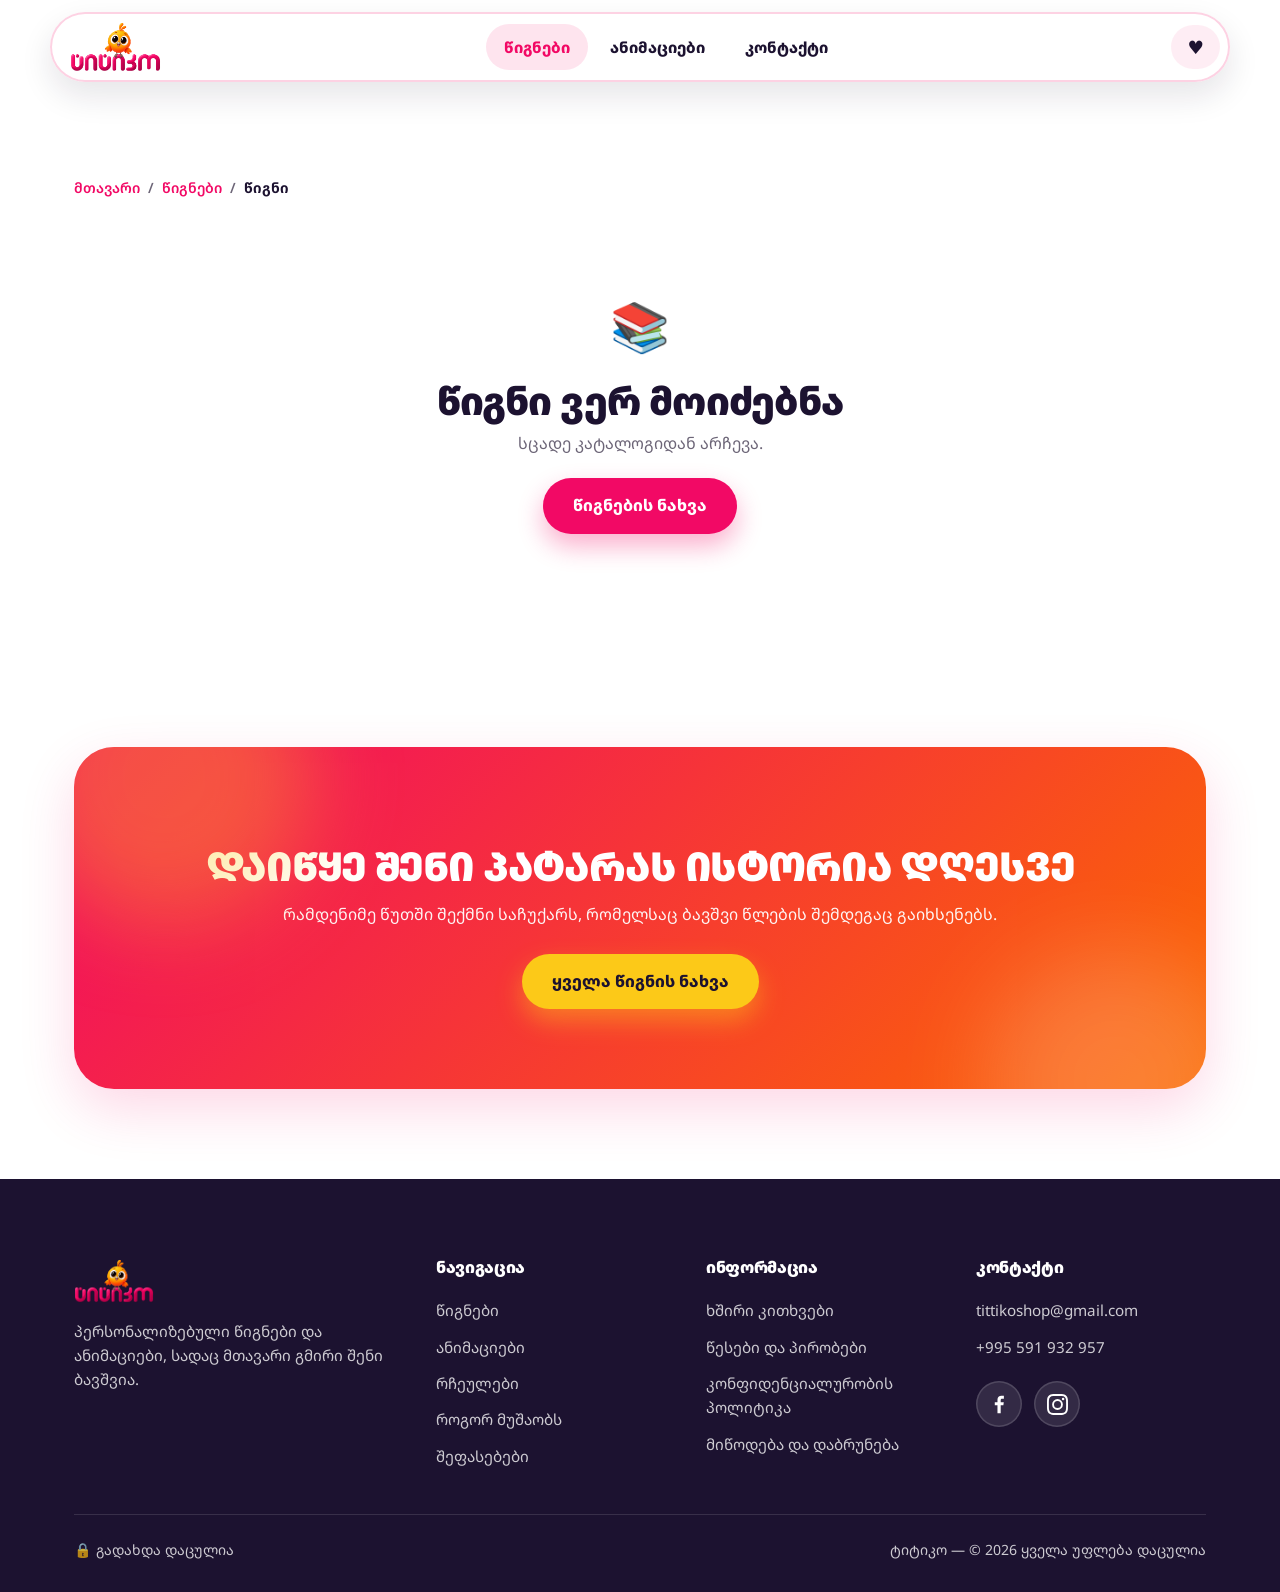
<file: book.html>
<!DOCTYPE html>
<html lang="ka">
<head>
  <meta charset="UTF-8" />
  <meta name="viewport" content="width=device-width, initial-scale=1.0" />
  <title>წიგნი — ტიტიკო</title>
  <meta name="description" content="პერსონალიზებული წიგნის აღწერა — მთავარი გმირი შენი ბავშვია." />

  <link rel="icon" type="image/png" sizes="32x32" href="assets/img/favicon-32.png" />
  <link rel="icon" type="image/png" sizes="180x180" href="assets/img/favicon-180.png" />
  <link rel="apple-touch-icon" href="assets/img/apple-touch-icon.png" />

  <link rel="preconnect" href="https://fonts.googleapis.com" />
  <link rel="preconnect" href="https://fonts.gstatic.com" crossorigin />
  <link href="https://fonts.googleapis.com/css2?family=Noto+Sans+Georgian:wght@400;500;600;700;800;900&display=swap" rel="stylesheet" />

  <link rel="stylesheet" href="assets/css/style.css?v=16" />
  <noscript>
    <style>[data-reveal] { opacity: 1 !important; transform: none !important; }</style>
  </noscript>
</head>
<body>

  <!-- ============ NAV ============ -->
  <header class="nav" id="top">
    <div class="nav__inner">
      <a class="nav__logo" href="index.html" id="navLogo" aria-label="ტიტიკო — მთავარ გვერდზე დაბრუნება">
        <img src="assets/img/titiko-logo.webp" alt="ტიტიკო" />
      </a>

      <nav class="nav__menu" id="navMenu" aria-label="მთავარი ნავიგაცია">
        <a href="books.html" class="nav__link is-active">წიგნები</a>
        <a href="animations.html" class="nav__link">ანიმაციები</a>
        <a href="index.html#contact" class="nav__link">კონტაქტი</a>
      </nav>

      <button class="nav__toggle" id="navToggle" aria-label="მენიუს გახსნა" aria-expanded="false" aria-controls="navMenu">
        <span></span><span></span><span></span>
      </button>
    </div>
  </header>

  <main>

    <section class="section product-section">
      <div class="container">
        <nav class="breadcrumb breadcrumb--left" aria-label="breadcrumb">
          <a href="index.html">მთავარი</a>
          <span aria-hidden="true">/</span>
          <a href="books.html">წიგნები</a>
          <span aria-hidden="true">/</span>
          <span aria-current="page" id="bookCrumb">წიგნი</span>
        </nav>

        <!-- not-found fallback -->
        <div class="book-notfound" id="bookNotFound" hidden>
          <div class="empty-state__emoji">📚</div>
          <h1>წიგნი ვერ მოიძებნა</h1>
          <p>სცადე კატალოგიდან არჩევა.</p>
          <a href="books.html" class="btn btn--primary">წიგნების ნახვა</a>
        </div>

        <!-- product -->
        <div class="product" id="bookContent" data-book-page data-reveal>
          <div class="product__media">
            <!-- გადასაფურცლი ყდა: ყდა + შიგთავსის ნიმუში ერთ ბარათში -->
            <div class="flipbook" id="bookFlip">
              <div class="flipbook__track" id="bookFlipTrack" tabindex="0"
                   role="group" aria-roledescription="გადასაფურცლი წიგნი"
                   aria-label="ყდა და გვერდების ნიმუში — გადაასრიალე, დააკლიკე ან ისარგებლე ისრებით">
                <div class="flipbook__page">
                  <div class="cover cover--lg cover--c1 flipbook__sheet" id="bookCover">
                    <span class="cover__emoji">📖</span>
                    <span class="cover__title">წიგნი</span>
                    <span class="cover__brand">ტიტიკო</span>
                  </div>
                </div>
              </div>

              <button class="flipbook__arrow flipbook__arrow--prev" id="bookFlipPrev" type="button" aria-label="წინა გვერდი" hidden>‹</button>
              <button class="flipbook__arrow flipbook__arrow--next" id="bookFlipNext" type="button" aria-label="შემდეგი გვერდი" hidden>›</button>
            </div>

            <div class="flipbook__foot" id="bookFlipFoot" hidden>
              <div class="flipbook__dots" id="bookFlipDots"></div>
              <p class="flipbook__hint">
                👆 დააკლიკე ან გადაფურცლე — <span id="bookFlipCount">1 / 1</span>
              </p>
              <p class="flipbook__note" id="bookFlipNote">✏️ გვერდები დიზაინის მაკეტია — საბოლოო ილუსტრაციები დამზადებისას იქმნება.</p>
            </div>
          </div>

          <div class="product__info">
            <h1 class="product__title" id="bookTitle">წიგნი</h1>
            <div class="product__price" id="bookPrice">₾65</div>
            <p class="product__blurb" id="bookBlurb"></p>

            <ul class="product__meta">
              <li class="feat"><span class="feat__icon">👶</span><span id="bookAge">ასაკი 2–8</span></li>
              <li class="feat"><span class="feat__icon">🎨</span><span id="bookTheme">თემა</span></li>
              <li class="feat"><span class="feat__icon">🖨️</span><span>დამზადება — <span id="bookMake">2–3 სამუშაო დღე</span></span></li>
              <li class="feat"><span class="feat__icon">🚚</span><span>თბილისში მიიღებ <span id="bookEta">2–3 დღეში</span></span></li>
              <li class="feat"><span class="feat__icon">🎁</span><span>სასაჩუქრე შეფუთვა უფასოდ</span></li>
            </ul>

            <div class="product__actions">
              <a href="index.html#contact" class="btn btn--primary" id="orderBtn">შეუკვეთე წიგნი</a>
              <a href="books.html" class="btn btn--ghost">სხვა წიგნები</a>
            </div>

            <p class="product__note">🔒 უსაფრთხო გადახდა · 🚚 რეგიონებში 1–2 დღით მეტი</p>
          </div>
        </div>
      </div>
    </section>

    <!-- related -->
    <section class="section section--wash" id="related" hidden>
      <div class="container">
        <header class="section__head" data-reveal>
          <span class="eyebrow">შეიძლება მოგეწონოს</span>
          <h2 class="section__title">სხვა წიგნები</h2>
        </header>
        <div class="book-grid" id="relatedGrid"></div>
      </div>
    </section>

    <!-- ============ CTA ============ -->
    <section class="cta-band" data-reveal>
      <div class="container">
        <div class="cta-card">
          <div class="blob blob--c1"></div>
          <div class="blob blob--c2"></div>
          <h2>დაიწყე შენი პატარას ისტორია დღესვე</h2>
          <p>რამდენიმე წუთში შექმნი საჩუქარს, რომელსაც ბავშვი წლების შემდეგაც გაიხსენებს.</p>
          <a href="books.html" class="btn btn--yellow">ყველა წიგნის ნახვა</a>
        </div>
      </div>
    </section>

  </main>

  <!-- ============ FOOTER ============ -->
  <footer class="footer" id="contact">
    <div class="container">
      <div class="footer__grid">
        <div class="footer__brand">
          <img src="assets/img/titiko-logo.webp" alt="ტიტიკო" />
          <p>პერსონალიზებული წიგნები და ანიმაციები, სადაც მთავარი გმირი შენი ბავშვია.</p>
        </div>

        <nav aria-label="ნავიგაცია">
          <h4>ნავიგაცია</h4>
          <a href="books.html">წიგნები</a>
          <a href="animations.html">ანიმაციები</a>
          <a href="favorites.html">რჩეულები</a>
          <a href="index.html#how">როგორ მუშაობს</a>
          <a href="index.html#reviews">შეფასებები</a>
        </nav>

        <nav aria-label="ინფორმაცია">
          <h4>ინფორმაცია</h4>
          <a href="index.html#faq">ხშირი კითხვები</a>
          <a href="terms.html">წესები და პირობები</a>
          <a href="privacy.html">კონფიდენციალურობის პოლიტიკა</a>
          <a href="delivery.html">მიწოდება და დაბრუნება</a>
        </nav>

        <div>
          <h4>კონტაქტი</h4>
          <a href="mailto:tittikoshop@gmail.com">tittikoshop@gmail.com</a>
          <a href="tel:+995591932957">+995 591 932 957</a>
          <div class="footer__social">
            <a class="social social--fb" href="https://www.facebook.com/tittiko.ge" target="_blank" rel="noopener" aria-label="ტიტიკო Facebook-ზე">
              <svg viewBox="0 0 24 24" aria-hidden="true" focusable="false"><path d="M15.12 5.32H17V2.14A26.11 26.11 0 0 0 14.26 2C11.54 2 9.68 3.66 9.68 6.7v2.62H6.61v3.56h3.07V22h3.68v-9.12h3.06l.46-3.56h-3.52V7.05c0-1.05.28-1.73 1.76-1.73Z" /></svg>
            </a>
            <a class="social social--ig" href="https://www.instagram.com/tittikoshop/" target="_blank" rel="noopener" aria-label="ტიტიკო Instagram-ზე">
              <svg viewBox="0 0 24 24" aria-hidden="true" focusable="false"><path d="M12 2.16c3.2 0 3.58.01 4.85.07 3.25.15 4.77 1.69 4.92 4.92.06 1.27.07 1.64.07 4.85 0 3.2-.01 3.58-.07 4.85-.15 3.23-1.66 4.77-4.92 4.92-1.27.06-1.64.07-4.85.07-3.2 0-3.58-.01-4.85-.07-3.26-.15-4.77-1.7-4.92-4.92C2.17 15.58 2.16 15.2 2.16 12c0-3.2.01-3.58.07-4.85.15-3.23 1.66-4.77 4.92-4.92C8.42 2.17 8.8 2.16 12 2.16Zm0-2.16C8.74 0 8.33.01 7.05.07 2.7.27.28 2.69.07 7.05.01 8.33 0 8.74 0 12s.01 3.67.07 4.95c.2 4.36 2.62 6.78 6.98 6.98C8.33 23.99 8.74 24 12 24s3.67-.01 4.95-.07c4.35-.2 6.78-2.62 6.98-6.98.06-1.28.07-1.69.07-4.95s-.01-3.67-.07-4.95c-.2-4.35-2.62-6.78-6.98-6.98C15.67.01 15.26 0 12 0Zm0 5.84A6.16 6.16 0 1 0 18.16 12 6.16 6.16 0 0 0 12 5.84Zm0 10.16A4 4 0 1 1 16 12a4 4 0 0 1-4 4Zm6.41-11.85a1.44 1.44 0 1 0 1.44 1.44 1.44 1.44 0 0 0-1.44-1.44Z" /></svg>
            </a>
          </div>
        </div>
      </div>

      <div class="footer__bar">
        <span>🔒 გადახდა დაცულია</span>
        <span>ტიტიკო — © <span id="year">2026</span> ყველა უფლება დაცულია</span>
      </div>
    </div>
  </footer>

  <button class="to-top" id="toTop" aria-label="ზემოთ დაბრუნება">↑</button>

  <script src="assets/js/script.js?v=16"></script>
</body>
</html>
</file>
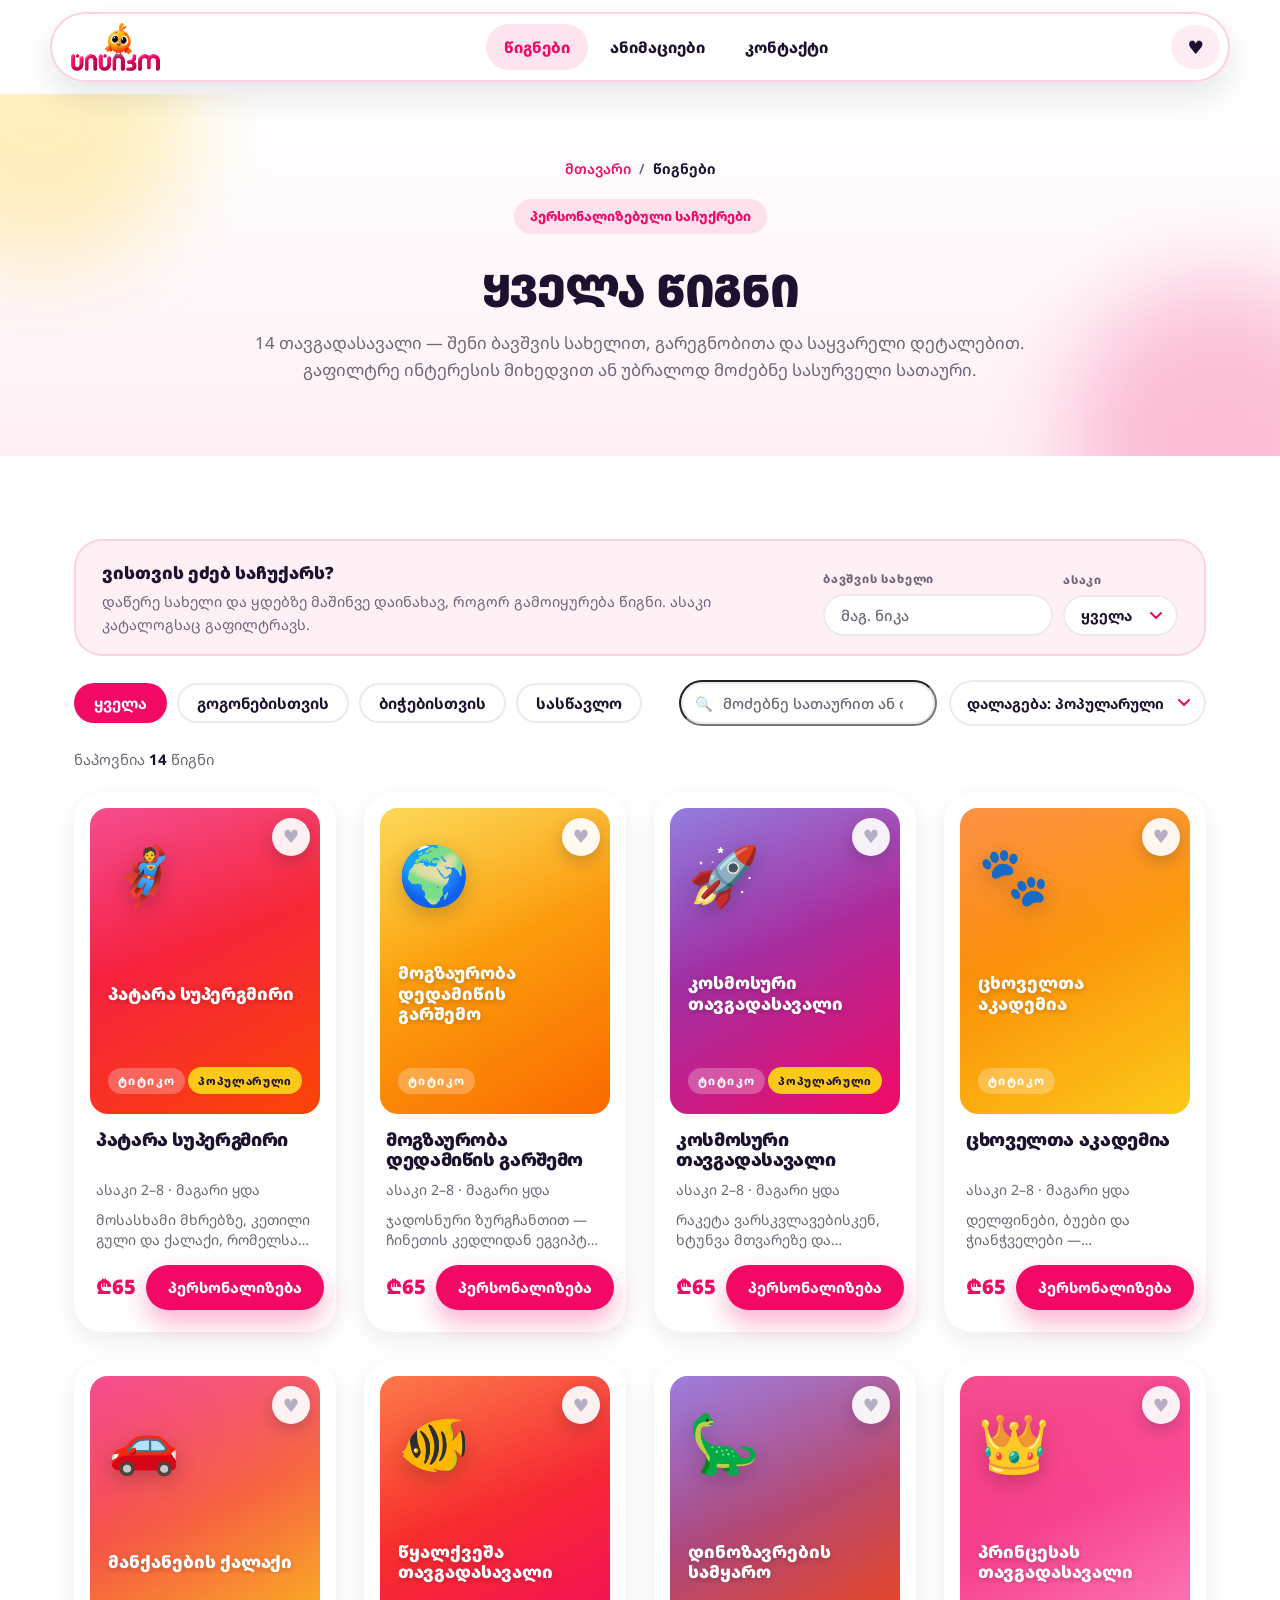
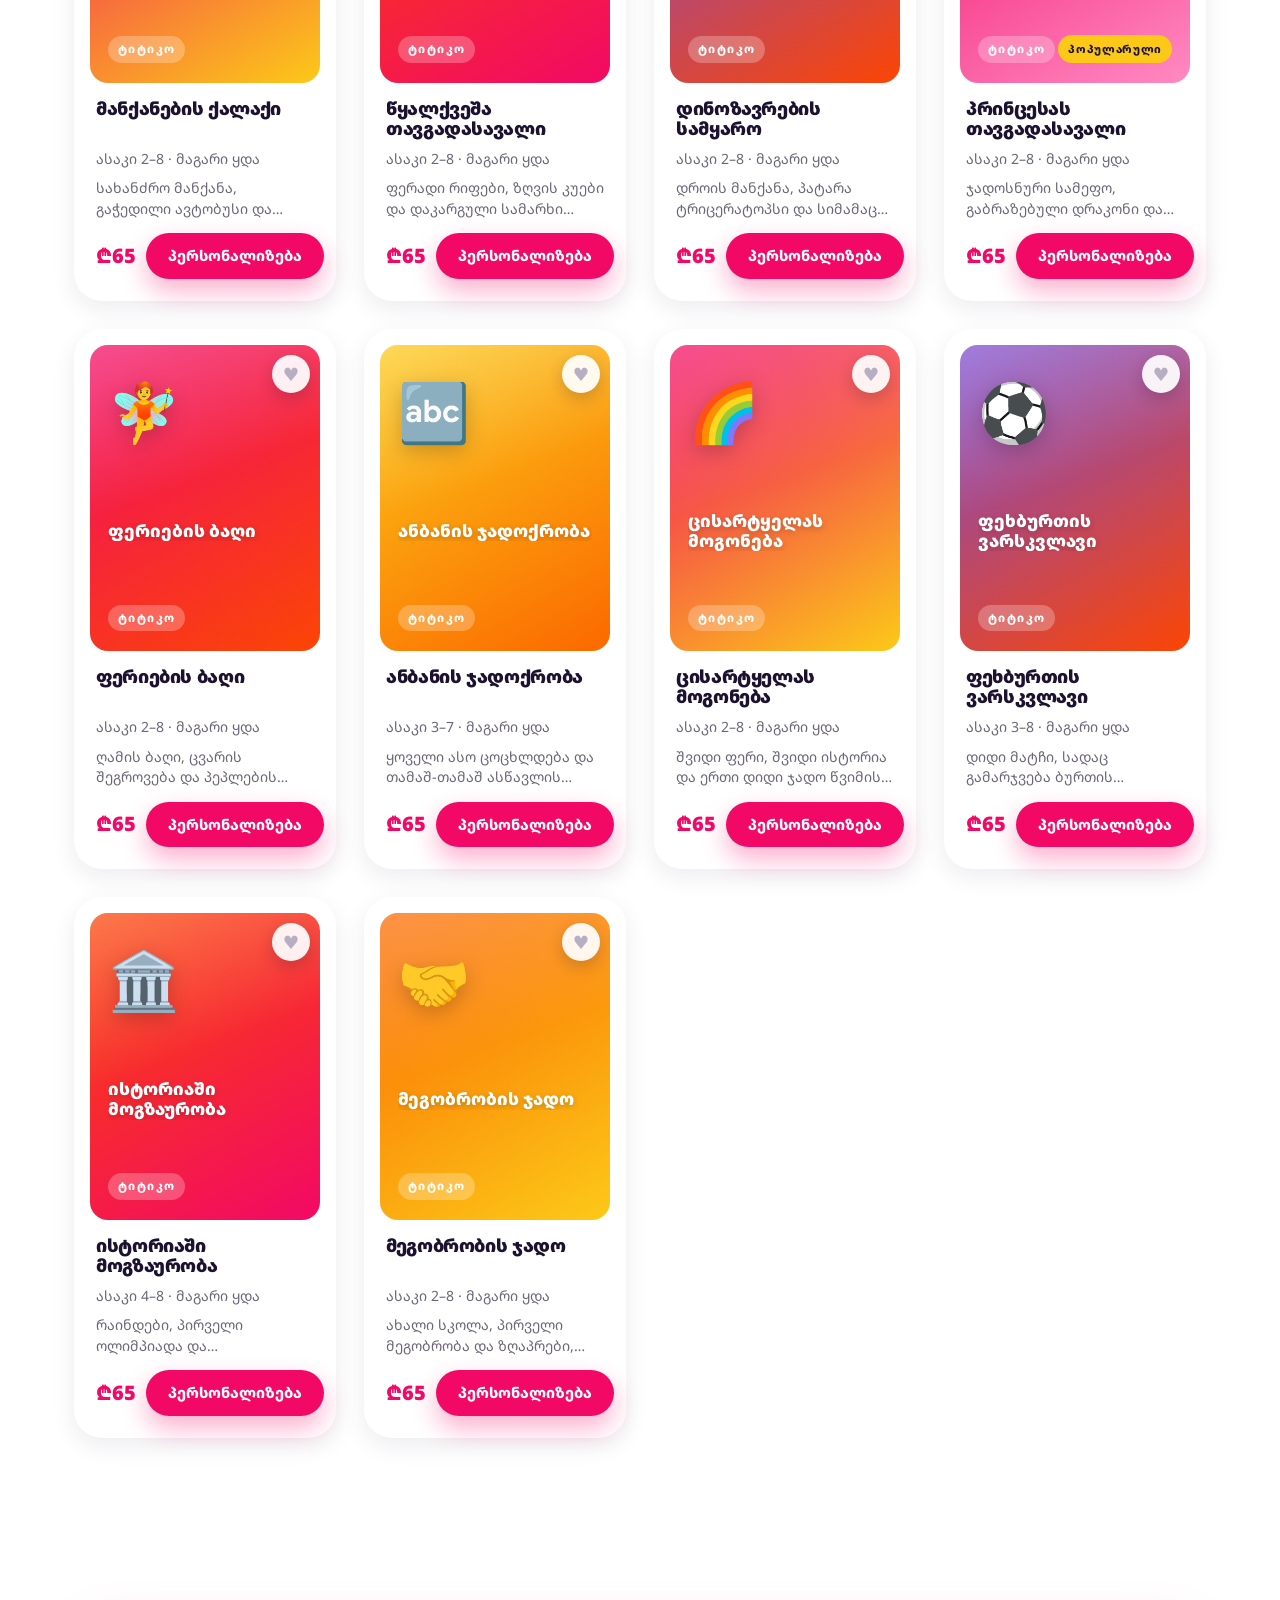
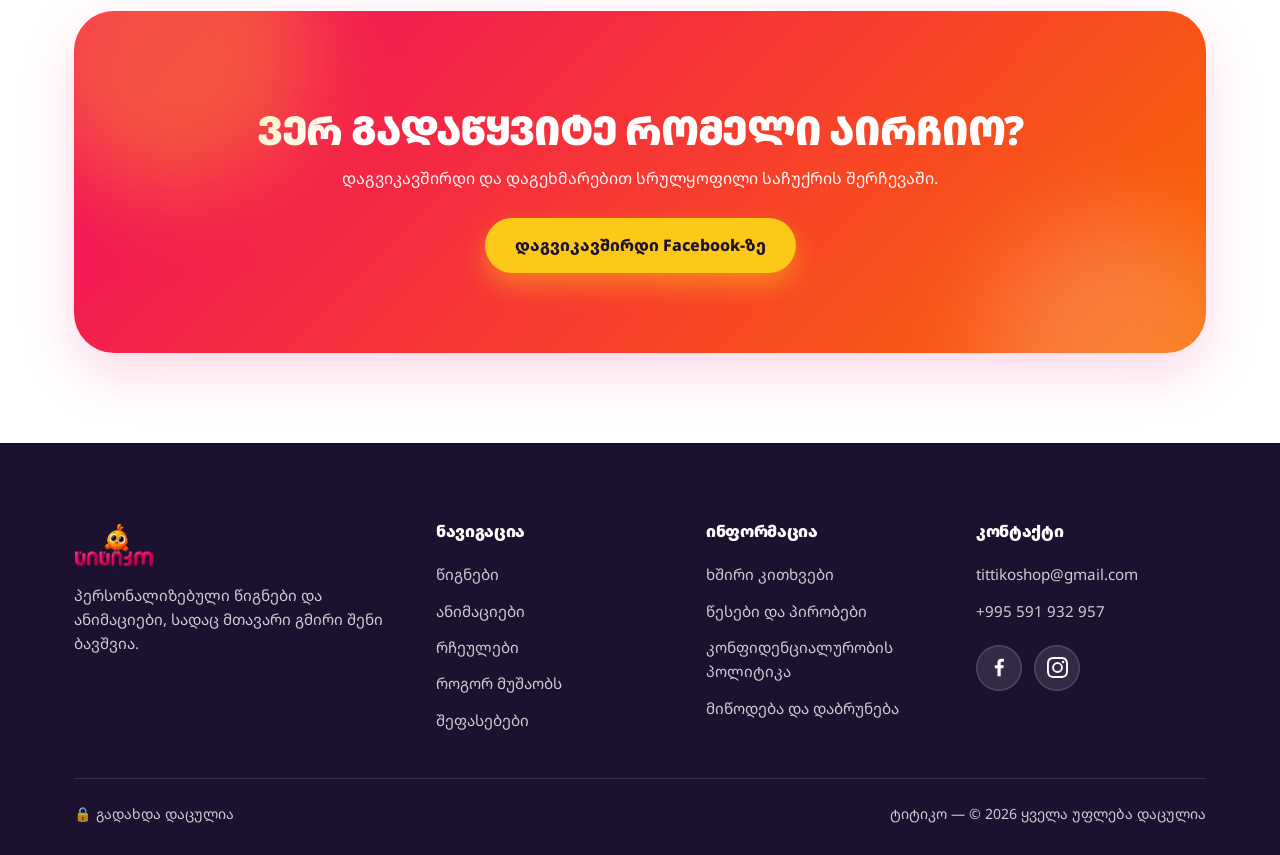
<file: books.html>
<!DOCTYPE html>
<html lang="ka">
<head>
  <meta charset="UTF-8" />
  <meta name="viewport" content="width=device-width, initial-scale=1.0" />
  <title>წიგნები — ტიტიკო | პერსონალიზებული წიგნები ბავშვებისთვის</title>
  <meta name="description" content="აირჩიე ტიტიკოს პერსონალიზებული წიგნებიდან — ფილტრი ასაკის, ინტერესის მიხედვით. მთავარი გმირი შენი ბავშვია." />

  <link rel="icon" type="image/png" sizes="32x32" href="assets/img/favicon-32.png" />
  <link rel="icon" type="image/png" sizes="180x180" href="assets/img/favicon-180.png" />
  <link rel="apple-touch-icon" href="assets/img/apple-touch-icon.png" />

  <link rel="preconnect" href="https://fonts.googleapis.com" />
  <link rel="preconnect" href="https://fonts.gstatic.com" crossorigin />
  <link href="https://fonts.googleapis.com/css2?family=Noto+Sans+Georgian:wght@400;500;600;700;800;900&display=swap" rel="stylesheet" />

  <link rel="stylesheet" href="assets/css/style.css?v=16" />
  <noscript>
    <style>[data-reveal] { opacity: 1 !important; transform: none !important; }</style>
  </noscript>
</head>
<body>

  <!-- ============ NAV ============ -->
  <header class="nav" id="top">
    <div class="nav__inner">
      <a class="nav__logo" href="index.html" id="navLogo" aria-label="ტიტიკო — მთავარ გვერდზე დაბრუნება">
        <img src="assets/img/titiko-logo.webp" alt="ტიტიკო" />
      </a>

      <nav class="nav__menu" id="navMenu" aria-label="მთავარი ნავიგაცია">
        <a href="books.html" class="nav__link is-active">წიგნები</a>
        <a href="animations.html" class="nav__link">ანიმაციები</a>
        <a href="index.html#contact" class="nav__link">კონტაქტი</a>
      </nav>

      <button class="nav__toggle" id="navToggle" aria-label="მენიუს გახსნა" aria-expanded="false" aria-controls="navMenu">
        <span></span><span></span><span></span>
      </button>
    </div>
  </header>

  <main>

    <!-- ============ PAGE HERO ============ -->
    <section class="page-hero">
      <div class="blob blob--1"></div>
      <div class="blob blob--2"></div>

      <div class="container">
        <nav class="breadcrumb" aria-label="breadcrumb">
          <a href="index.html">მთავარი</a>
          <span aria-hidden="true">/</span>
          <span aria-current="page">წიგნები</span>
        </nav>

        <span class="eyebrow">პერსონალიზებული საჩუქრები</span>
        <h1>ყველა წიგნი</h1>
        <p class="page-hero__lead">
          14 თავგადასავალი — შენი ბავშვის სახელით, გარეგნობითა და საყვარელი დეტალებით.
          გაფილტრე ინტერესის მიხედვით ან უბრალოდ მოძებნე სასურველი სათაური.
        </p>
      </div>
    </section>

    <!-- ============ CATALOG ============ -->
    <section class="section catalog">
      <div class="container">

        <!-- პერსონალიზაციის ზოლი — სახელი ყდებზე, ასაკი ფილტრში -->
        <div class="who" data-reveal>
          <div class="who__text">
            <span class="who__eyebrow">ვისთვის ეძებ საჩუქარს?</span>
            <p class="who__sub">დაწერე სახელი და ყდებზე მაშინვე დაინახავ, როგორ გამოიყურება წიგნი. ასაკი კატალოგსაც გაფილტრავს.</p>
          </div>
          <div class="who__fields">
            <div class="who__field">
              <label class="who__label" for="whoName">ბავშვის სახელი</label>
              <input class="who__input" type="text" id="whoName" placeholder="მაგ. ნიკა" autocomplete="off" maxlength="24" />
            </div>
            <div class="who__field">
              <label class="who__label" for="whoAge">ასაკი</label>
              <select class="select" id="whoAge">
                <option value="">ყველა</option>
                <option value="2">2 წლის</option>
                <option value="3">3 წლის</option>
                <option value="4">4 წლის</option>
                <option value="5">5 წლის</option>
                <option value="6">6 წლის</option>
                <option value="7">7 წლის</option>
                <option value="8">8 წლის</option>
              </select>
            </div>
            <button type="button" class="who__clear" id="whoClear" hidden>გასუფთავება</button>
          </div>
        </div>

        <div class="toolbar" data-reveal>
          <div class="filters filters--toolbar" role="group" aria-label="წიგნების ფილტრი">
            <button class="filter is-active" data-filter="all">ყველა</button>
            <button class="filter" data-filter="girls">გოგონებისთვის</button>
            <button class="filter" data-filter="boys">ბიჭებისთვის</button>
            <button class="filter" data-filter="learn">სასწავლო</button>
          </div>

          <div class="toolbar__right">
            <label class="search" aria-label="წიგნის ძებნა">
              <span class="search__icon" aria-hidden="true">🔍</span>
              <input type="search" id="bookSearch" placeholder="მოძებნე სათაურით ან თემით…" autocomplete="off" />
            </label>

            <select class="select" id="bookSort" aria-label="დალაგება">
              <option value="popular">დალაგება: პოპულარული</option>
              <option value="az">სახელით (ა–ჰ)</option>
              <option value="za">სახელით (ჰ–ა)</option>
            </select>
          </div>
        </div>

        <p class="result-count" id="resultCount" aria-live="polite">ნაპოვნია <strong>14</strong> წიგნი</p>

        <div class="book-grid" id="bookGrid">
          <article class="book-card" data-cat="boys" data-title="პატარა სუპერგმირი" data-reveal>
            <div class="cover cover--c1">
              <span class="cover__emoji">🦸</span>
              <span class="cover__title">პატარა სუპერგმირი</span>
              <span class="cover__brand">ტიტიკო</span>
              <span class="cover__tag">პოპულარული</span>
            </div>
            <div class="book-card__body">
              <h3>პატარა სუპერგმირი</h3>
              <p class="book-card__meta">ასაკი 2–8 · მაგარი ყდა</p>
              <div class="book-card__foot">
                <span class="price">₾65</span>
                <a href="#contact" class="btn btn--primary btn--sm">პერსონალიზება</a>
              </div>
            </div>
          </article>

          <article class="book-card" data-cat="learn" data-title="მოგზაურობა დედამიწის გარშემო" data-reveal>
            <div class="cover cover--c2">
              <span class="cover__emoji">🌍</span>
              <span class="cover__title">მოგზაურობა დედამიწის გარშემო</span>
              <span class="cover__brand">ტიტიკო</span>
            </div>
            <div class="book-card__body">
              <h3>მოგზაურობა დედამიწის გარშემო</h3>
              <p class="book-card__meta">ასაკი 2–8 · მაგარი ყდა</p>
              <div class="book-card__foot">
                <span class="price">₾65</span>
                <a href="#contact" class="btn btn--primary btn--sm">პერსონალიზება</a>
              </div>
            </div>
          </article>

          <article class="book-card" data-cat="boys" data-title="კოსმოსური თავგადასავალი" data-reveal>
            <div class="cover cover--c3">
              <span class="cover__emoji">🚀</span>
              <span class="cover__title">კოსმოსური თავგადასავალი</span>
              <span class="cover__brand">ტიტიკო</span>
              <span class="cover__tag">პოპულარული</span>
            </div>
            <div class="book-card__body">
              <h3>კოსმოსური თავგადასავალი</h3>
              <p class="book-card__meta">ასაკი 2–8 · მაგარი ყდა</p>
              <div class="book-card__foot">
                <span class="price">₾65</span>
                <a href="#contact" class="btn btn--primary btn--sm">პერსონალიზება</a>
              </div>
            </div>
          </article>

          <article class="book-card" data-cat="learn" data-title="ცხოველთა აკადემია" data-reveal>
            <div class="cover cover--c4">
              <span class="cover__emoji">🐾</span>
              <span class="cover__title">ცხოველთა აკადემია</span>
              <span class="cover__brand">ტიტიკო</span>
            </div>
            <div class="book-card__body">
              <h3>ცხოველთა აკადემია</h3>
              <p class="book-card__meta">ასაკი 2–8 · მაგარი ყდა</p>
              <div class="book-card__foot">
                <span class="price">₾65</span>
                <a href="#contact" class="btn btn--primary btn--sm">პერსონალიზება</a>
              </div>
            </div>
          </article>

          <article class="book-card" data-cat="boys" data-title="მანქანების ქალაქი" data-reveal>
            <div class="cover cover--c5">
              <span class="cover__emoji">🚗</span>
              <span class="cover__title">მანქანების ქალაქი</span>
              <span class="cover__brand">ტიტიკო</span>
            </div>
            <div class="book-card__body">
              <h3>მანქანების ქალაქი</h3>
              <p class="book-card__meta">ასაკი 2–8 · მაგარი ყდა</p>
              <div class="book-card__foot">
                <span class="price">₾65</span>
                <a href="#contact" class="btn btn--primary btn--sm">პერსონალიზება</a>
              </div>
            </div>
          </article>

          <article class="book-card" data-cat="learn" data-title="წყალქვეშა თავგადასავალი" data-reveal>
            <div class="cover cover--c6">
              <span class="cover__emoji">🐠</span>
              <span class="cover__title">წყალქვეშა თავგადასავალი</span>
              <span class="cover__brand">ტიტიკო</span>
            </div>
            <div class="book-card__body">
              <h3>წყალქვეშა თავგადასავალი</h3>
              <p class="book-card__meta">ასაკი 2–8 · მაგარი ყდა</p>
              <div class="book-card__foot">
                <span class="price">₾65</span>
                <a href="#contact" class="btn btn--primary btn--sm">პერსონალიზება</a>
              </div>
            </div>
          </article>

          <article class="book-card" data-cat="boys" data-title="დინოზავრების სამყარო" data-reveal>
            <div class="cover cover--c7">
              <span class="cover__emoji">🦕</span>
              <span class="cover__title">დინოზავრების სამყარო</span>
              <span class="cover__brand">ტიტიკო</span>
            </div>
            <div class="book-card__body">
              <h3>დინოზავრების სამყარო</h3>
              <p class="book-card__meta">ასაკი 2–8 · მაგარი ყდა</p>
              <div class="book-card__foot">
                <span class="price">₾65</span>
                <a href="#contact" class="btn btn--primary btn--sm">პერსონალიზება</a>
              </div>
            </div>
          </article>

          <article class="book-card" data-cat="girls" data-title="პრინცესას თავგადასავალი" data-reveal>
            <div class="cover cover--c8">
              <span class="cover__emoji">👑</span>
              <span class="cover__title">პრინცესას თავგადასავალი</span>
              <span class="cover__brand">ტიტიკო</span>
              <span class="cover__tag">პოპულარული</span>
            </div>
            <div class="book-card__body">
              <h3>პრინცესას თავგადასავალი</h3>
              <p class="book-card__meta">ასაკი 2–8 · მაგარი ყდა</p>
              <div class="book-card__foot">
                <span class="price">₾65</span>
                <a href="#contact" class="btn btn--primary btn--sm">პერსონალიზება</a>
              </div>
            </div>
          </article>

          <article class="book-card" data-cat="girls" data-title="ფერიების ბაღი" data-reveal>
            <div class="cover cover--c1">
              <span class="cover__emoji">🧚</span>
              <span class="cover__title">ფერიების ბაღი</span>
              <span class="cover__brand">ტიტიკო</span>
            </div>
            <div class="book-card__body">
              <h3>ფერიების ბაღი</h3>
              <p class="book-card__meta">ასაკი 2–8 · მაგარი ყდა</p>
              <div class="book-card__foot">
                <span class="price">₾65</span>
                <a href="#contact" class="btn btn--primary btn--sm">პერსონალიზება</a>
              </div>
            </div>
          </article>

          <article class="book-card" data-cat="learn" data-title="ანბანის ჯადოქრობა" data-reveal>
            <div class="cover cover--c2">
              <span class="cover__emoji">🔤</span>
              <span class="cover__title">ანბანის ჯადოქრობა</span>
              <span class="cover__brand">ტიტიკო</span>
            </div>
            <div class="book-card__body">
              <h3>ანბანის ჯადოქრობა</h3>
              <p class="book-card__meta">ასაკი 3–7 · მაგარი ყდა</p>
              <div class="book-card__foot">
                <span class="price">₾65</span>
                <a href="#contact" class="btn btn--primary btn--sm">პერსონალიზება</a>
              </div>
            </div>
          </article>

          <article class="book-card" data-cat="girls" data-title="ცისარტყელას მოგონება" data-reveal>
            <div class="cover cover--c5">
              <span class="cover__emoji">🌈</span>
              <span class="cover__title">ცისარტყელას მოგონება</span>
              <span class="cover__brand">ტიტიკო</span>
            </div>
            <div class="book-card__body">
              <h3>ცისარტყელას მოგონება</h3>
              <p class="book-card__meta">ასაკი 2–8 · მაგარი ყდა</p>
              <div class="book-card__foot">
                <span class="price">₾65</span>
                <a href="#contact" class="btn btn--primary btn--sm">პერსონალიზება</a>
              </div>
            </div>
          </article>

          <article class="book-card" data-cat="boys" data-title="ფეხბურთის ვარსკვლავი" data-reveal>
            <div class="cover cover--c7">
              <span class="cover__emoji">⚽</span>
              <span class="cover__title">ფეხბურთის ვარსკვლავი</span>
              <span class="cover__brand">ტიტიკო</span>
            </div>
            <div class="book-card__body">
              <h3>ფეხბურთის ვარსკვლავი</h3>
              <p class="book-card__meta">ასაკი 3–8 · მაგარი ყდა</p>
              <div class="book-card__foot">
                <span class="price">₾65</span>
                <a href="#contact" class="btn btn--primary btn--sm">პერსონალიზება</a>
              </div>
            </div>
          </article>

          <article class="book-card" data-cat="learn" data-title="ისტორიაში მოგზაურობა" data-reveal>
            <div class="cover cover--c6">
              <span class="cover__emoji">🏛️</span>
              <span class="cover__title">ისტორიაში მოგზაურობა</span>
              <span class="cover__brand">ტიტიკო</span>
            </div>
            <div class="book-card__body">
              <h3>ისტორიაში მოგზაურობა</h3>
              <p class="book-card__meta">ასაკი 4–8 · მაგარი ყდა</p>
              <div class="book-card__foot">
                <span class="price">₾65</span>
                <a href="#contact" class="btn btn--primary btn--sm">პერსონალიზება</a>
              </div>
            </div>
          </article>

          <article class="book-card" data-cat="girls" data-title="მეგობრობის ჯადო" data-reveal>
            <div class="cover cover--c4">
              <span class="cover__emoji">🤝</span>
              <span class="cover__title">მეგობრობის ჯადო</span>
              <span class="cover__brand">ტიტიკო</span>
            </div>
            <div class="book-card__body">
              <h3>მეგობრობის ჯადო</h3>
              <p class="book-card__meta">ასაკი 2–8 · მაგარი ყდა</p>
              <div class="book-card__foot">
                <span class="price">₾65</span>
                <a href="#contact" class="btn btn--primary btn--sm">პერსონალიზება</a>
              </div>
            </div>
          </article>
        </div>

        <div class="empty-state" id="emptyState" hidden>
          <div class="empty-state__emoji">🔎</div>
          <h3>ვერაფერი მოიძებნა</h3>
          <p>სცადე სხვა საძიებო სიტყვა ან შეცვალე ფილტრი.</p>
        </div>

      </div>
    </section>

    <!-- ============ CTA ============ -->
    <section class="cta-band" data-reveal>
      <div class="container">
        <div class="cta-card">
          <div class="blob blob--c1"></div>
          <div class="blob blob--c2"></div>
          <h2>ვერ გადაწყვიტე რომელი აირჩიო?</h2>
          <p>დაგვიკავშირდი და დაგეხმარებით სრულყოფილი საჩუქრის შერჩევაში.</p>
          <a href="https://www.facebook.com/tittiko.ge" target="_blank" rel="noopener" class="btn btn--yellow">დაგვიკავშირდი Facebook-ზე</a>
        </div>
      </div>
    </section>

  </main>

  <!-- ============ FOOTER ============ -->
  <footer class="footer" id="contact">
    <div class="container">
      <div class="footer__grid">
        <div class="footer__brand">
          <img src="assets/img/titiko-logo.webp" alt="ტიტიკო" />
          <p>პერსონალიზებული წიგნები და ანიმაციები, სადაც მთავარი გმირი შენი ბავშვია.</p>
        </div>

        <nav aria-label="ნავიგაცია">
          <h4>ნავიგაცია</h4>
          <a href="books.html">წიგნები</a>
          <a href="animations.html">ანიმაციები</a>
          <a href="favorites.html">რჩეულები</a>
          <a href="index.html#how">როგორ მუშაობს</a>
          <a href="index.html#reviews">შეფასებები</a>
        </nav>

        <nav aria-label="ინფორმაცია">
          <h4>ინფორმაცია</h4>
          <a href="index.html#faq">ხშირი კითხვები</a>
          <a href="terms.html">წესები და პირობები</a>
          <a href="privacy.html">კონფიდენციალურობის პოლიტიკა</a>
          <a href="delivery.html">მიწოდება და დაბრუნება</a>
        </nav>

        <div>
          <h4>კონტაქტი</h4>
          <a href="mailto:tittikoshop@gmail.com">tittikoshop@gmail.com</a>
          <a href="tel:+995591932957">+995 591 932 957</a>
          <div class="footer__social">
            <a class="social social--fb" href="https://www.facebook.com/tittiko.ge" target="_blank" rel="noopener" aria-label="ტიტიკო Facebook-ზე">
              <svg viewBox="0 0 24 24" aria-hidden="true" focusable="false"><path d="M15.12 5.32H17V2.14A26.11 26.11 0 0 0 14.26 2C11.54 2 9.68 3.66 9.68 6.7v2.62H6.61v3.56h3.07V22h3.68v-9.12h3.06l.46-3.56h-3.52V7.05c0-1.05.28-1.73 1.76-1.73Z" /></svg>
            </a>
            <a class="social social--ig" href="https://www.instagram.com/tittikoshop/" target="_blank" rel="noopener" aria-label="ტიტიკო Instagram-ზე">
              <svg viewBox="0 0 24 24" aria-hidden="true" focusable="false"><path d="M12 2.16c3.2 0 3.58.01 4.85.07 3.25.15 4.77 1.69 4.92 4.92.06 1.27.07 1.64.07 4.85 0 3.2-.01 3.58-.07 4.85-.15 3.23-1.66 4.77-4.92 4.92-1.27.06-1.64.07-4.85.07-3.2 0-3.58-.01-4.85-.07-3.26-.15-4.77-1.7-4.92-4.92C2.17 15.58 2.16 15.2 2.16 12c0-3.2.01-3.58.07-4.85.15-3.23 1.66-4.77 4.92-4.92C8.42 2.17 8.8 2.16 12 2.16Zm0-2.16C8.74 0 8.33.01 7.05.07 2.7.27.28 2.69.07 7.05.01 8.33 0 8.74 0 12s.01 3.67.07 4.95c.2 4.36 2.62 6.78 6.98 6.98C8.33 23.99 8.74 24 12 24s3.67-.01 4.95-.07c4.35-.2 6.78-2.62 6.98-6.98.06-1.28.07-1.69.07-4.95s-.01-3.67-.07-4.95c-.2-4.35-2.62-6.78-6.98-6.98C15.67.01 15.26 0 12 0Zm0 5.84A6.16 6.16 0 1 0 18.16 12 6.16 6.16 0 0 0 12 5.84Zm0 10.16A4 4 0 1 1 16 12a4 4 0 0 1-4 4Zm6.41-11.85a1.44 1.44 0 1 0 1.44 1.44 1.44 1.44 0 0 0-1.44-1.44Z" /></svg>
            </a>
          </div>
        </div>
      </div>

      <div class="footer__bar">
        <span>🔒 გადახდა დაცულია</span>
        <span>ტიტიკო — © <span id="year">2026</span> ყველა უფლება დაცულია</span>
      </div>
    </div>
  </footer>

  <button class="to-top" id="toTop" aria-label="ზემოთ დაბრუნება">↑</button>

  <script src="assets/js/script.js?v=16"></script>
</body>
</html>
</file>
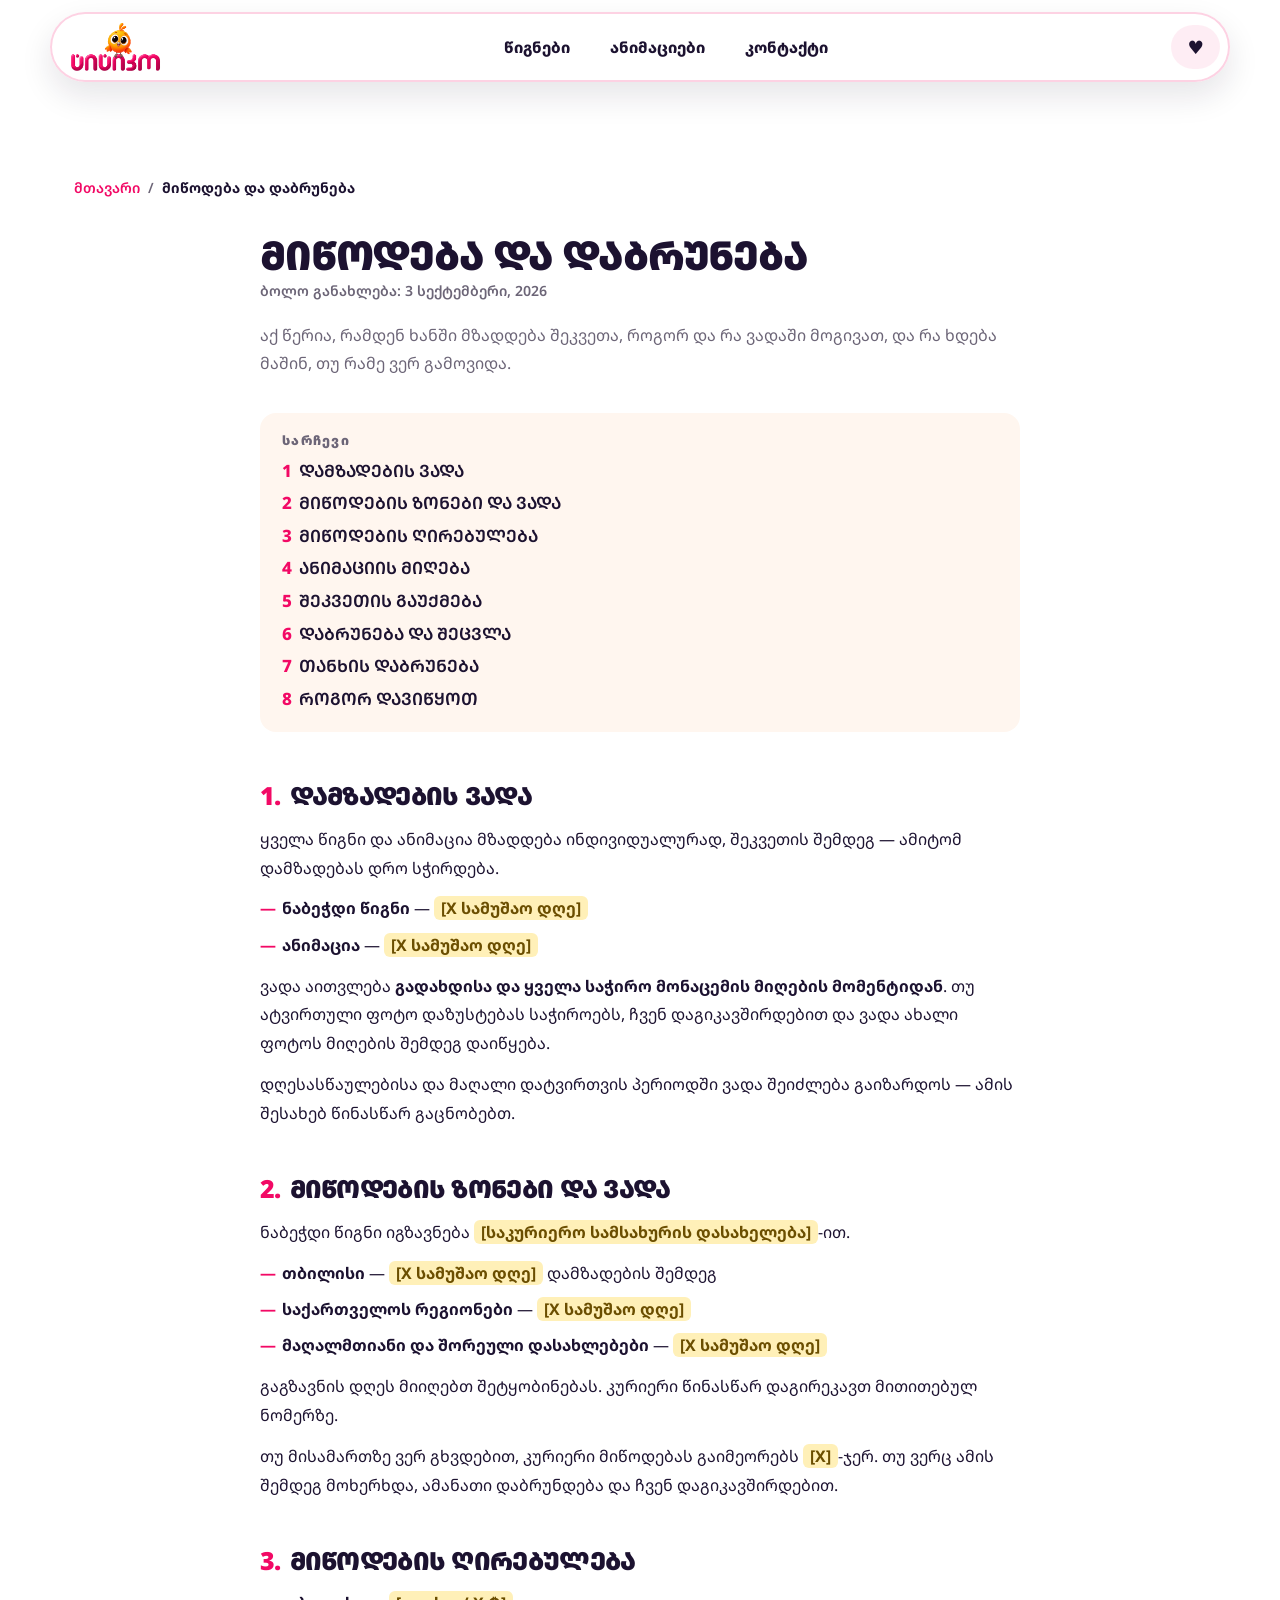
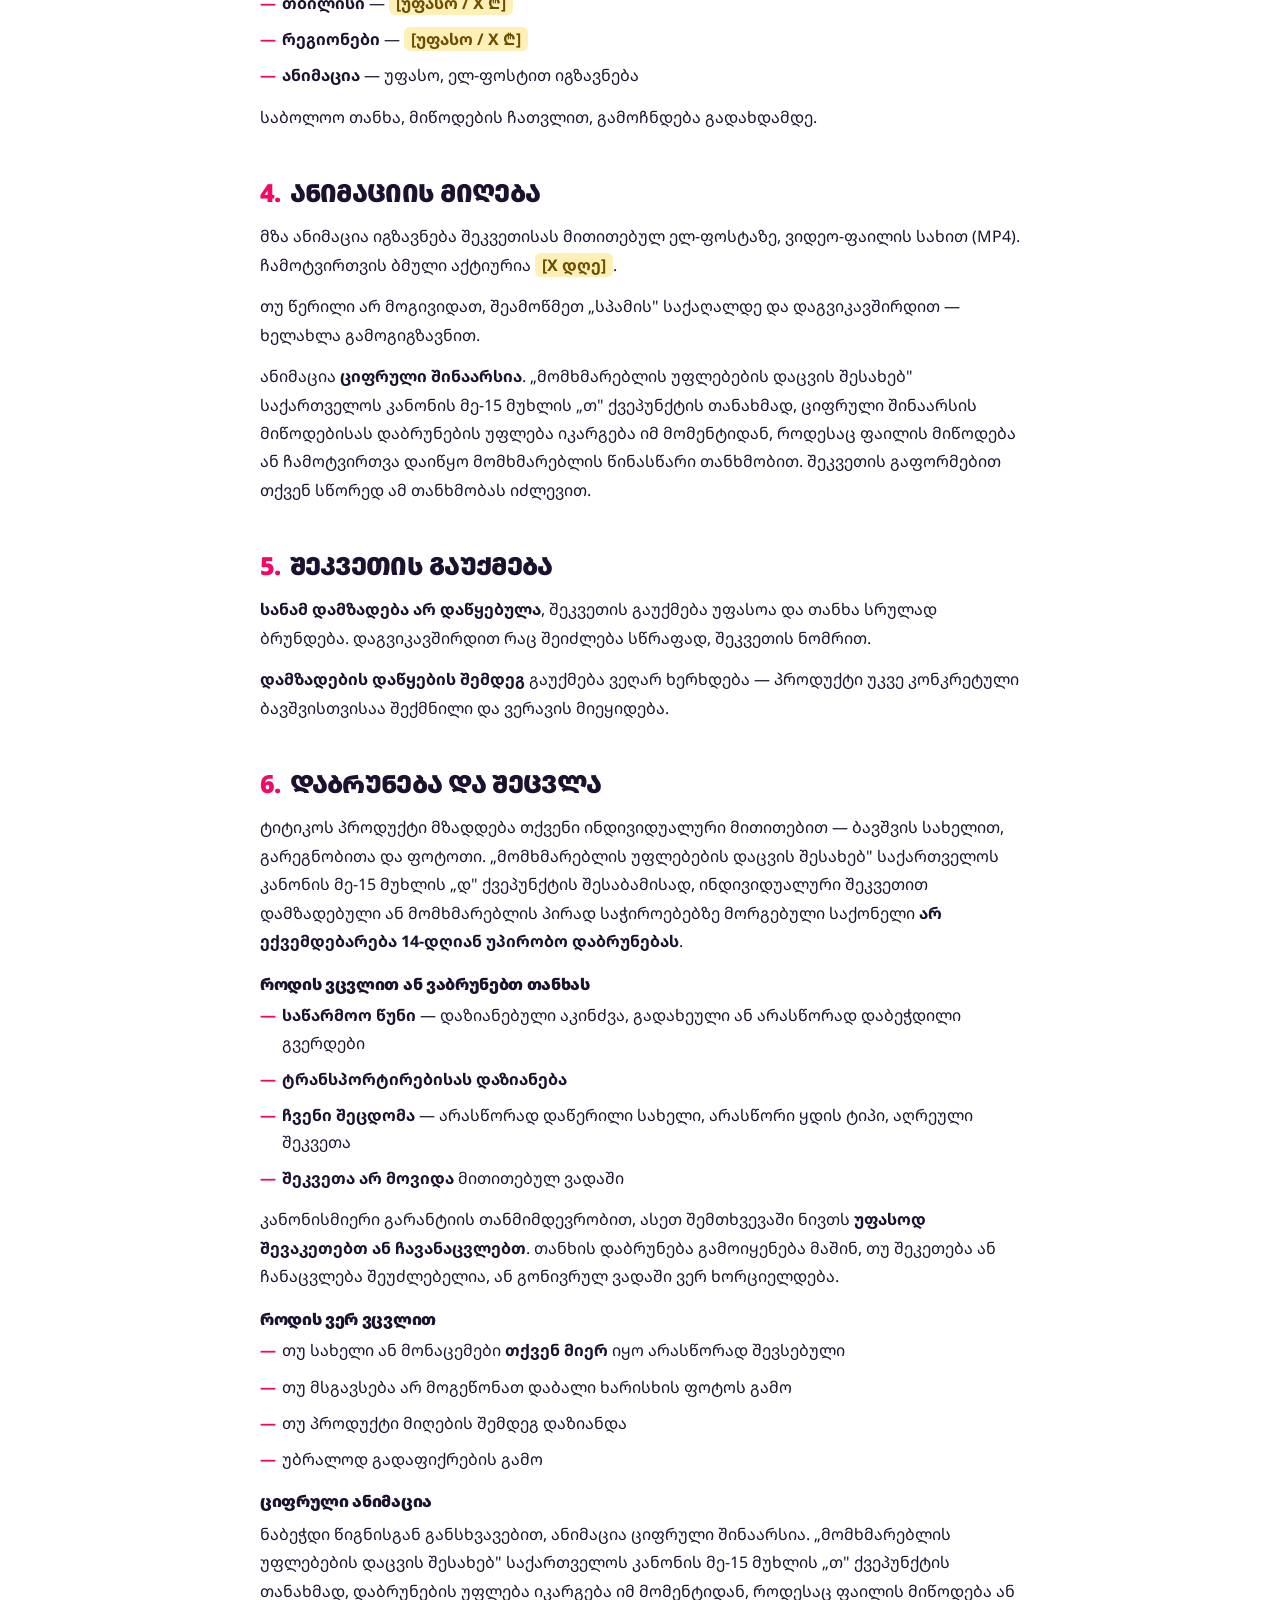
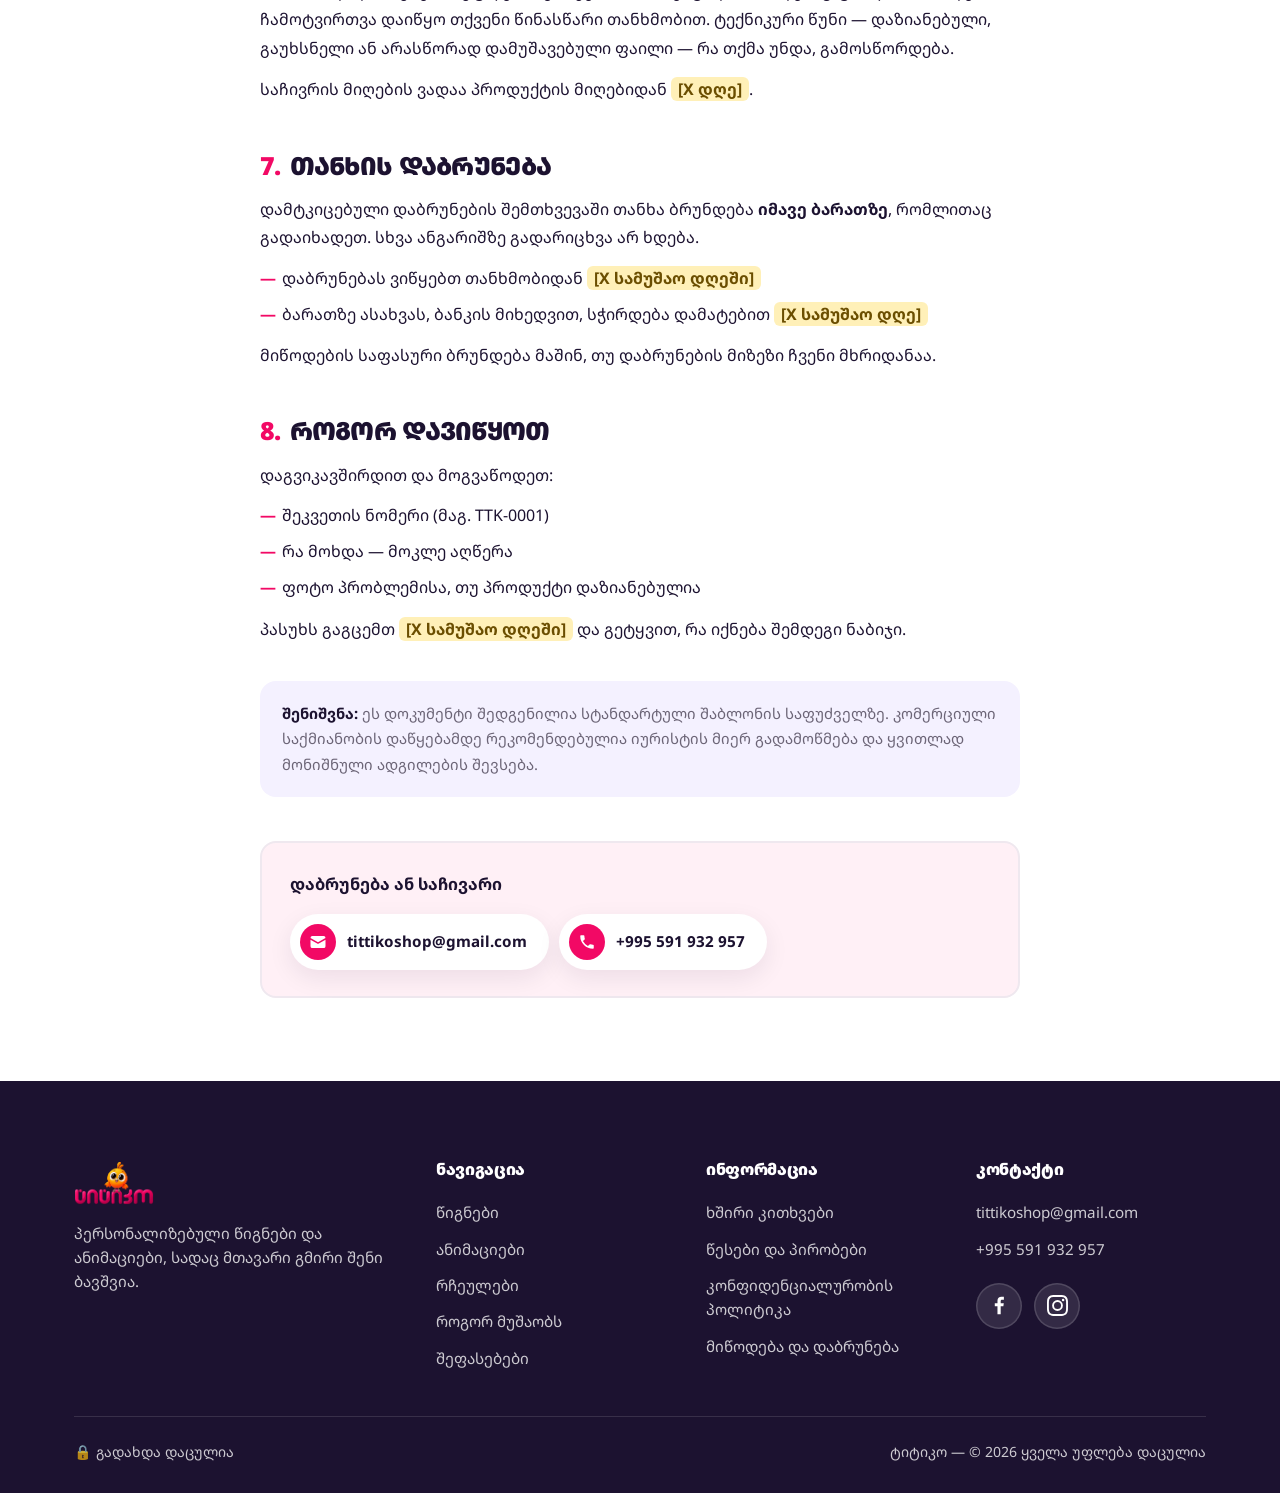
<file: delivery.html>
<!DOCTYPE html>
<html lang="ka">
<head>
  <meta charset="UTF-8" />
  <meta name="viewport" content="width=device-width, initial-scale=1.0" />
  <title>მიწოდება და დაბრუნება — ტიტიკო</title>
  <meta name="description" content="დამზადების ვადა, მიწოდების ზონები და ფასი, შეკვეთის გაუქმებისა და თანხის დაბრუნების წესები." />

  <link rel="icon" type="image/png" sizes="32x32" href="assets/img/favicon-32.png" />
  <link rel="icon" type="image/png" sizes="180x180" href="assets/img/favicon-180.png" />
  <link rel="apple-touch-icon" href="assets/img/apple-touch-icon.png" />

  <link rel="preconnect" href="https://fonts.googleapis.com" />
  <link rel="preconnect" href="https://fonts.gstatic.com" crossorigin />
  <link href="https://fonts.googleapis.com/css2?family=Noto+Sans+Georgian:wght@400;500;600;700;800;900&display=swap" rel="stylesheet" />

  <link rel="stylesheet" href="assets/css/style.css?v=16" />
</head>
<body>

  <!-- ============ NAV ============ -->
  <header class="nav" id="top">
    <div class="nav__inner">
      <a class="nav__logo" href="index.html" id="navLogo" aria-label="ტიტიკო — მთავარ გვერდზე დაბრუნება">
        <img src="assets/img/titiko-logo.webp" alt="ტიტიკო" />
      </a>
      <nav class="nav__menu" id="navMenu" aria-label="მთავარი ნავიგაცია">
        <a href="books.html" class="nav__link">წიგნები</a>
        <a href="animations.html" class="nav__link">ანიმაციები</a>
        <a href="index.html#contact" class="nav__link">კონტაქტი</a>
      </nav>
      <button class="nav__toggle" id="navToggle" aria-label="მენიუს გახსნა" aria-expanded="false" aria-controls="navMenu">
        <span></span><span></span><span></span>
      </button>
    </div>
  </header>

  <main>
    <section class="section">
      <div class="container">
        <nav class="breadcrumb breadcrumb--left" aria-label="breadcrumb">
          <a href="index.html">მთავარი</a>
          <span aria-hidden="true">/</span>
          <span aria-current="page">მიწოდება და დაბრუნება</span>
        </nav>

        <article class="legal">

          <header class="legal__head">
            <h1>მიწოდება და დაბრუნება</h1>
            <p class="legal__meta">ბოლო განახლება: 3 სექტემბერი, 2026</p>
            <p class="legal__intro">
              აქ წერია, რამდენ ხანში მზადდება შეკვეთა, როგორ და რა ვადაში მოგივათ,
              და რა ხდება მაშინ, თუ რამე ვერ გამოვიდა.
            </p>
          </header>

          <nav class="legal__toc" aria-label="სარჩევი">
            <h2>სარჩევი</h2>
            <ol>
              <li><a href="#s1"><span class="n">1</span>დამზადების ვადა</a></li>
              <li><a href="#s2"><span class="n">2</span>მიწოდების ზონები და ვადა</a></li>
              <li><a href="#s3"><span class="n">3</span>მიწოდების ღირებულება</a></li>
              <li><a href="#s4"><span class="n">4</span>ანიმაციის მიღება</a></li>
              <li><a href="#s5"><span class="n">5</span>შეკვეთის გაუქმება</a></li>
              <li><a href="#s6"><span class="n">6</span>დაბრუნება და შეცვლა</a></li>
              <li><a href="#s7"><span class="n">7</span>თანხის დაბრუნება</a></li>
              <li><a href="#s8"><span class="n">8</span>როგორ დავიწყოთ</a></li>
            </ol>
          </nav>

          <section class="legal__sec" id="s1">
            <h2><span class="n">1.</span>დამზადების ვადა</h2>
            <p>
              ყველა წიგნი და ანიმაცია მზადდება ინდივიდუალურად, შეკვეთის შემდეგ — ამიტომ
              დამზადებას დრო სჭირდება.
            </p>
            <ul>
              <li><strong>ნაბეჭდი წიგნი</strong> — <span class="tbd">[X სამუშაო დღე]</span></li>
              <li><strong>ანიმაცია</strong> — <span class="tbd">[X სამუშაო დღე]</span></li>
            </ul>
            <p>
              ვადა აითვლება <strong>გადახდისა და ყველა საჭირო მონაცემის მიღების მომენტიდან</strong>.
              თუ ატვირთული ფოტო დაზუსტებას საჭიროებს, ჩვენ დაგიკავშირდებით და ვადა
              ახალი ფოტოს მიღების შემდეგ დაიწყება.
            </p>
            <p>
              დღესასწაულებისა და მაღალი დატვირთვის პერიოდში ვადა შეიძლება გაიზარდოს —
              ამის შესახებ წინასწარ გაცნობებთ.
            </p>
          </section>

          <section class="legal__sec" id="s2">
            <h2><span class="n">2.</span>მიწოდების ზონები და ვადა</h2>
            <p>ნაბეჭდი წიგნი იგზავნება <span class="tbd">[საკურიერო სამსახურის დასახელება]</span>-ით.</p>
            <ul>
              <li><strong>თბილისი</strong> — <span class="tbd">[X სამუშაო დღე]</span> დამზადების შემდეგ</li>
              <li><strong>საქართველოს რეგიონები</strong> — <span class="tbd">[X სამუშაო დღე]</span></li>
              <li><strong>მაღალმთიანი და შორეული დასახლებები</strong> —
                  <span class="tbd">[X სამუშაო დღე]</span></li>
            </ul>
            <p>
              გაგზავნის დღეს მიიღებთ შეტყობინებას. კურიერი წინასწარ დაგირეკავთ მითითებულ
              ნომერზე.
            </p>
            <p>
              თუ მისამართზე ვერ გხვდებით, კურიერი მიწოდებას გაიმეორებს
              <span class="tbd">[X]</span>-ჯერ. თუ ვერც ამის შემდეგ მოხერხდა, ამანათი
              დაბრუნდება და ჩვენ დაგიკავშირდებით.
            </p>
          </section>

          <section class="legal__sec" id="s3">
            <h2><span class="n">3.</span>მიწოდების ღირებულება</h2>
            <ul>
              <li><strong>თბილისი</strong> — <span class="tbd">[უფასო / X ₾]</span></li>
              <li><strong>რეგიონები</strong> — <span class="tbd">[უფასო / X ₾]</span></li>
              <li><strong>ანიმაცია</strong> — უფასო, ელ-ფოსტით იგზავნება</li>
            </ul>
            <p>საბოლოო თანხა, მიწოდების ჩათვლით, გამოჩნდება გადახდამდე.</p>
          </section>

          <section class="legal__sec" id="s4">
            <h2><span class="n">4.</span>ანიმაციის მიღება</h2>
            <p>
              მზა ანიმაცია იგზავნება შეკვეთისას მითითებულ ელ-ფოსტაზე, ვიდეო-ფაილის სახით
              (MP4). ჩამოტვირთვის ბმული აქტიურია <span class="tbd">[X დღე]</span>.
            </p>
            <p>
              თუ წერილი არ მოგივიდათ, შეამოწმეთ „სპამის" საქაღალდე და დაგვიკავშირდით —
              ხელახლა გამოგიგზავნით.
            </p>
            <p>
              ანიმაცია <strong>ციფრული შინაარსია</strong>. „მომხმარებლის უფლებების დაცვის
              შესახებ" საქართველოს კანონის მე-15 მუხლის „თ" ქვეპუნქტის თანახმად, ციფრული
              შინაარსის მიწოდებისას დაბრუნების უფლება იკარგება იმ მომენტიდან, როდესაც
              ფაილის მიწოდება ან ჩამოტვირთვა დაიწყო მომხმარებლის წინასწარი თანხმობით.
              შეკვეთის გაფორმებით თქვენ სწორედ ამ თანხმობას იძლევით.
            </p>
          </section>

          <section class="legal__sec" id="s5">
            <h2><span class="n">5.</span>შეკვეთის გაუქმება</h2>
            <p>
              <strong>სანამ დამზადება არ დაწყებულა</strong>, შეკვეთის გაუქმება უფასოა და
              თანხა სრულად ბრუნდება. დაგვიკავშირდით რაც შეიძლება სწრაფად, შეკვეთის ნომრით.
            </p>
            <p>
              <strong>დამზადების დაწყების შემდეგ</strong> გაუქმება ვეღარ ხერხდება — პროდუქტი
              უკვე კონკრეტული ბავშვისთვისაა შექმნილი და ვერავის მიეყიდება.
            </p>
          </section>

          <section class="legal__sec" id="s6">
            <h2><span class="n">6.</span>დაბრუნება და შეცვლა</h2>
            <p>
              ტიტიკოს პროდუქტი მზადდება თქვენი ინდივიდუალური მითითებით — ბავშვის სახელით,
              გარეგნობითა და ფოტოთი. „მომხმარებლის უფლებების დაცვის შესახებ" საქართველოს
              კანონის მე-15 მუხლის „დ" ქვეპუნქტის შესაბამისად, ინდივიდუალური შეკვეთით
              დამზადებული ან მომხმარებლის პირად საჭიროებებზე მორგებული საქონელი
              <strong>არ ექვემდებარება 14-დღიან უპირობო დაბრუნებას</strong>.
            </p>

            <h3>როდის ვცვლით ან ვაბრუნებთ თანხას</h3>
            <ul>
              <li><strong>საწარმოო წუნი</strong> — დაზიანებული აკინძვა, გადახეული ან
                  არასწორად დაბეჭდილი გვერდები</li>
              <li><strong>ტრანსპორტირებისას დაზიანება</strong></li>
              <li><strong>ჩვენი შეცდომა</strong> — არასწორად დაწერილი სახელი, არასწორი ყდის
                  ტიპი, აღრეული შეკვეთა</li>
              <li><strong>შეკვეთა არ მოვიდა</strong> მითითებულ ვადაში</li>
            </ul>
            <p>
              კანონისმიერი გარანტიის თანმიმდევრობით, ასეთ შემთხვევაში ნივთს
              <strong>უფასოდ შევაკეთებთ ან ჩავანაცვლებთ</strong>. თანხის დაბრუნება
              გამოიყენება მაშინ, თუ შეკეთება ან ჩანაცვლება შეუძლებელია, ან გონივრულ ვადაში
              ვერ ხორციელდება.
            </p>

            <h3>როდის ვერ ვცვლით</h3>
            <ul>
              <li>თუ სახელი ან მონაცემები <strong>თქვენ მიერ</strong> იყო არასწორად შევსებული</li>
              <li>თუ მსგავსება არ მოგეწონათ დაბალი ხარისხის ფოტოს გამო</li>
              <li>თუ პროდუქტი მიღების შემდეგ დაზიანდა</li>
              <li>უბრალოდ გადაფიქრების გამო</li>
            </ul>
            <h3>ციფრული ანიმაცია</h3>
            <p>
              ნაბეჭდი წიგნისგან განსხვავებით, ანიმაცია ციფრული შინაარსია. „მომხმარებლის
              უფლებების დაცვის შესახებ" საქართველოს კანონის მე-15 მუხლის „თ" ქვეპუნქტის
              თანახმად, დაბრუნების უფლება იკარგება იმ მომენტიდან, როდესაც ფაილის მიწოდება
              ან ჩამოტვირთვა დაიწყო თქვენი წინასწარი თანხმობით. ტექნიკური წუნი — დაზიანებული,
              გაუხსნელი ან არასწორად დამუშავებული ფაილი — რა თქმა უნდა, გამოსწორდება.
            </p>

            <p>
              საჩივრის მიღების ვადაა პროდუქტის მიღებიდან <span class="tbd">[X დღე]</span>.
            </p>
          </section>

          <section class="legal__sec" id="s7">
            <h2><span class="n">7.</span>თანხის დაბრუნება</h2>
            <p>
              დამტკიცებული დაბრუნების შემთხვევაში თანხა ბრუნდება <strong>იმავე ბარათზე</strong>,
              რომლითაც გადაიხადეთ. სხვა ანგარიშზე გადარიცხვა არ ხდება.
            </p>
            <ul>
              <li>დაბრუნებას ვიწყებთ თანხმობიდან <span class="tbd">[X სამუშაო დღეში]</span></li>
              <li>ბარათზე ასახვას, ბანკის მიხედვით, სჭირდება დამატებით
                  <span class="tbd">[X სამუშაო დღე]</span></li>
            </ul>
            <p>მიწოდების საფასური ბრუნდება მაშინ, თუ დაბრუნების მიზეზი ჩვენი მხრიდანაა.</p>
          </section>

          <section class="legal__sec" id="s8">
            <h2><span class="n">8.</span>როგორ დავიწყოთ</h2>
            <p>დაგვიკავშირდით და მოგვაწოდეთ:</p>
            <ul>
              <li>შეკვეთის ნომერი (მაგ. TTK-0001)</li>
              <li>რა მოხდა — მოკლე აღწერა</li>
              <li>ფოტო პრობლემისა, თუ პროდუქტი დაზიანებულია</li>
            </ul>
            <p>
              პასუხს გაგცემთ <span class="tbd">[X სამუშაო დღეში]</span> და გეტყვით,
              რა იქნება შემდეგი ნაბიჯი.
            </p>
          </section>

          <div class="legal__note">
            <strong>შენიშვნა:</strong> ეს დოკუმენტი შედგენილია სტანდარტული შაბლონის საფუძველზე.
            კომერციული საქმიანობის დაწყებამდე რეკომენდებულია იურისტის მიერ გადამოწმება და
            ყვითლად მონიშნული ადგილების შევსება.
          </div>

          <div class="legal__contact">
            <strong>დაბრუნება ან საჩივარი</strong>
            <div class="contact-row">
              <a class="contact-btn" href="mailto:tittikoshop@gmail.com">
                <span class="contact-btn__ico"><svg viewBox="0 0 24 24" aria-hidden="true" focusable="false"><path d="M2 6.5A2.5 2.5 0 0 1 4.5 4h15A2.5 2.5 0 0 1 22 6.5v.28l-10 5.55L2 6.78V6.5Z" /><path d="M2 9.07V17.5A2.5 2.5 0 0 0 4.5 20h15a2.5 2.5 0 0 0 2.5-2.5V9.07l-9.51 5.28a1 1 0 0 1-.98 0L2 9.07Z" /></svg></span>
                tittikoshop@gmail.com
              </a>
              <a class="contact-btn" href="tel:+995591932957">
                <span class="contact-btn__ico"><svg viewBox="0 0 24 24" aria-hidden="true" focusable="false"><path d="M6.62 10.79a15.05 15.05 0 0 0 6.59 6.59l2.2-2.2a1 1 0 0 1 1.02-.24 11.36 11.36 0 0 0 3.57.57 1 1 0 0 1 1 1V20a1 1 0 0 1-1 1A17 17 0 0 1 3 4a1 1 0 0 1 1-1h3.5a1 1 0 0 1 1 1 11.36 11.36 0 0 0 .57 3.57 1 1 0 0 1-.25 1.02l-2.2 2.2Z" /></svg></span>
                +995 591 932 957
              </a>
            </div>
          </div>

        </article>
      </div>
    </section>
  </main>

  <!-- ============ FOOTER ============ -->
  <footer class="footer" id="contact">
    <div class="container">
      <div class="footer__grid">
        <div class="footer__brand">
          <img src="assets/img/titiko-logo.webp" alt="ტიტიკო" />
          <p>პერსონალიზებული წიგნები და ანიმაციები, სადაც მთავარი გმირი შენი ბავშვია.</p>
        </div>
        <nav aria-label="ნავიგაცია">
          <h4>ნავიგაცია</h4>
          <a href="books.html">წიგნები</a>
          <a href="animations.html">ანიმაციები</a>
          <a href="favorites.html">რჩეულები</a>
          <a href="index.html#how">როგორ მუშაობს</a>
          <a href="index.html#reviews">შეფასებები</a>
        </nav>
        <nav aria-label="ინფორმაცია">
          <h4>ინფორმაცია</h4>
          <a href="index.html#faq">ხშირი კითხვები</a>
          <a href="terms.html">წესები და პირობები</a>
          <a href="privacy.html">კონფიდენციალურობის პოლიტიკა</a>
          <a href="delivery.html">მიწოდება და დაბრუნება</a>
        </nav>
        <div>
          <h4>კონტაქტი</h4>
          <a href="mailto:tittikoshop@gmail.com">tittikoshop@gmail.com</a>
          <a href="tel:+995591932957">+995 591 932 957</a>
          <div class="footer__social">
            <a class="social social--fb" href="https://www.facebook.com/tittiko.ge" target="_blank" rel="noopener" aria-label="ტიტიკო Facebook-ზე">
              <svg viewBox="0 0 24 24" aria-hidden="true" focusable="false"><path d="M15.12 5.32H17V2.14A26.11 26.11 0 0 0 14.26 2C11.54 2 9.68 3.66 9.68 6.7v2.62H6.61v3.56h3.07V22h3.68v-9.12h3.06l.46-3.56h-3.52V7.05c0-1.05.28-1.73 1.76-1.73Z" /></svg>
            </a>
            <a class="social social--ig" href="https://www.instagram.com/tittikoshop/" target="_blank" rel="noopener" aria-label="ტიტიკო Instagram-ზე">
              <svg viewBox="0 0 24 24" aria-hidden="true" focusable="false"><path d="M12 2.16c3.2 0 3.58.01 4.85.07 3.25.15 4.77 1.69 4.92 4.92.06 1.27.07 1.64.07 4.85 0 3.2-.01 3.58-.07 4.85-.15 3.23-1.66 4.77-4.92 4.92-1.27.06-1.64.07-4.85.07-3.2 0-3.58-.01-4.85-.07-3.26-.15-4.77-1.7-4.92-4.92C2.17 15.58 2.16 15.2 2.16 12c0-3.2.01-3.58.07-4.85.15-3.23 1.66-4.77 4.92-4.92C8.42 2.17 8.8 2.16 12 2.16Zm0-2.16C8.74 0 8.33.01 7.05.07 2.7.27.28 2.69.07 7.05.01 8.33 0 8.74 0 12s.01 3.67.07 4.95c.2 4.36 2.62 6.78 6.98 6.98C8.33 23.99 8.74 24 12 24s3.67-.01 4.95-.07c4.35-.2 6.78-2.62 6.98-6.98.06-1.28.07-1.69.07-4.95s-.01-3.67-.07-4.95c-.2-4.35-2.62-6.78-6.98-6.98C15.67.01 15.26 0 12 0Zm0 5.84A6.16 6.16 0 1 0 18.16 12 6.16 6.16 0 0 0 12 5.84Zm0 10.16A4 4 0 1 1 16 12a4 4 0 0 1-4 4Zm6.41-11.85a1.44 1.44 0 1 0 1.44 1.44 1.44 1.44 0 0 0-1.44-1.44Z" /></svg>
            </a>
          </div>
        </div>
      </div>
      <div class="footer__bar">
        <span>🔒 გადახდა დაცულია</span>
        <span>ტიტიკო — © <span id="year">2026</span> ყველა უფლება დაცულია</span>
      </div>
    </div>
  </footer>

  <button class="to-top" id="toTop" aria-label="ზემოთ დაბრუნება">↑</button>

  <script src="assets/js/script.js?v=16"></script>
</body>
</html>
</file>
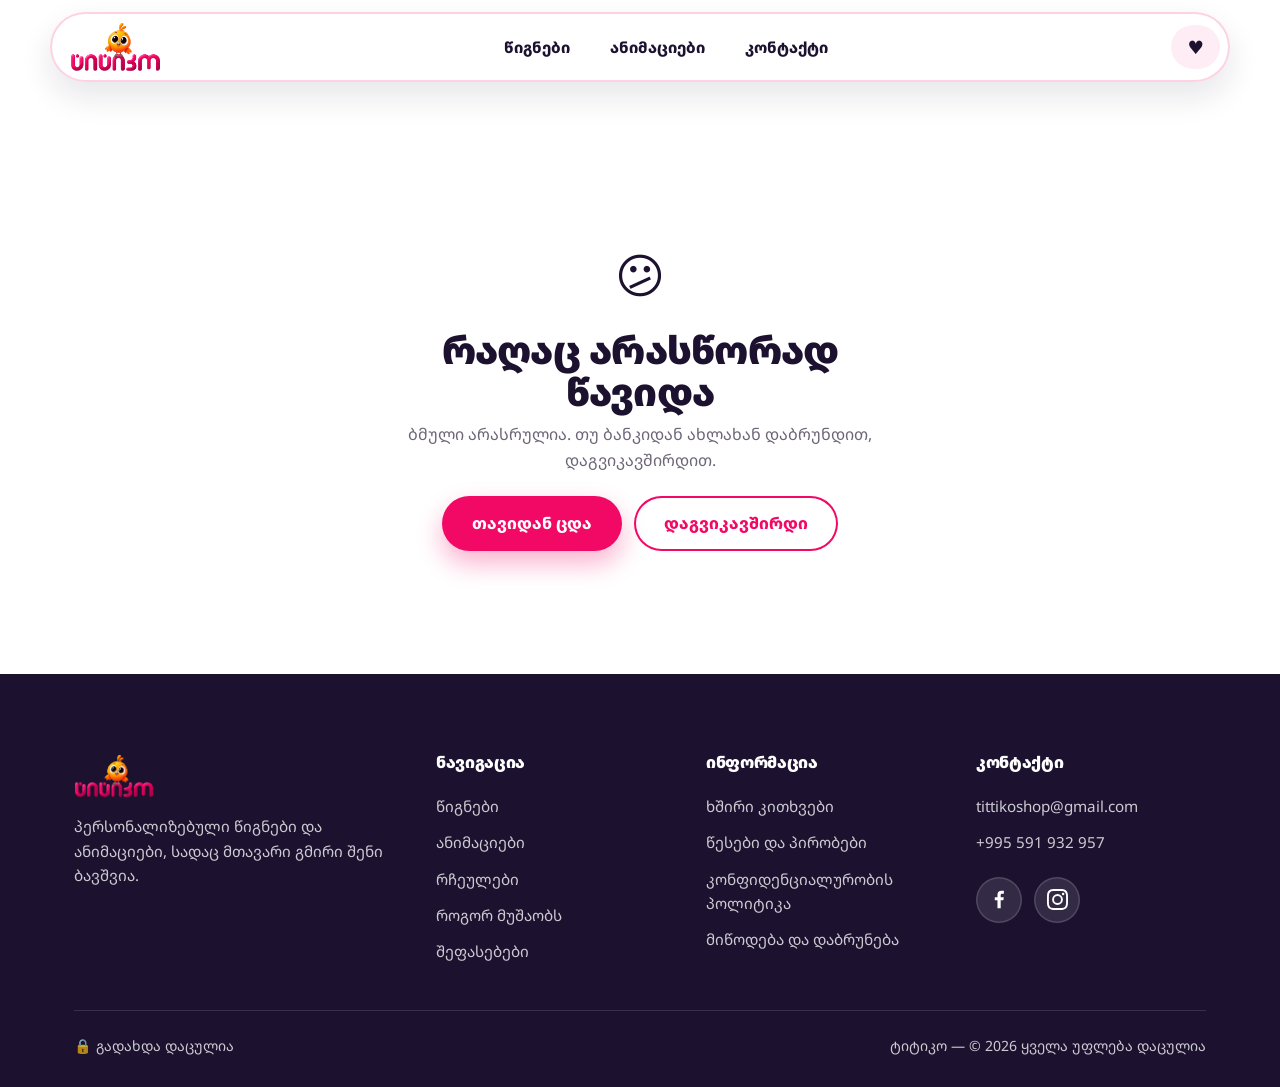
<file: fail.html>
<!DOCTYPE html>
<html lang="ka">
<head>
  <meta charset="UTF-8" />
  <meta name="viewport" content="width=device-width, initial-scale=1.0" />
  <title>გადახდა ვერ შესრულდა — ტიტიკო</title>
  <meta name="description" content="გადახდა ვერ დასრულდა — სცადეთ თავიდან." />
  <meta name="robots" content="noindex" />

  <link rel="icon" type="image/png" sizes="32x32" href="assets/img/favicon-32.png" />
  <link rel="icon" type="image/png" sizes="180x180" href="assets/img/favicon-180.png" />
  <link rel="apple-touch-icon" href="assets/img/apple-touch-icon.png" />

  <link rel="preconnect" href="https://fonts.googleapis.com" />
  <link rel="preconnect" href="https://fonts.gstatic.com" crossorigin />
  <link href="https://fonts.googleapis.com/css2?family=Noto+Sans+Georgian:wght@400;500;600;700;800;900&display=swap" rel="stylesheet" />

  <link rel="stylesheet" href="assets/css/style.css?v=16" />
</head>
<body>

  <!-- ============ NAV ============ -->
  <header class="nav" id="top">
    <div class="nav__inner">
      <a class="nav__logo" href="index.html" id="navLogo" aria-label="ტიტიკო — მთავარ გვერდზე დაბრუნება">
        <img src="assets/img/titiko-logo.webp" alt="ტიტიკო" />
      </a>
      <nav class="nav__menu" id="navMenu" aria-label="მთავარი ნავიგაცია">
        <a href="books.html" class="nav__link">წიგნები</a>
        <a href="animations.html" class="nav__link">ანიმაციები</a>
        <a href="index.html#contact" class="nav__link">კონტაქტი</a>
      </nav>
      <button class="nav__toggle" id="navToggle" aria-label="მენიუს გახსნა" aria-expanded="false" aria-controls="navMenu">
        <span></span><span></span><span></span>
      </button>
    </div>
  </header>

  <main>
    <section class="section">
      <div class="container">

        <!-- Worker-ის /order პასუხის მიხედვით ივსება (script.js) -->
        <div class="order-success" id="resultPage" data-kind="fail">
          <div class="empty-state__emoji" id="resultIcon">😕</div>
          <h1 id="resultTitle">გადახდა ვერ შესრულდა</h1>
          <p id="resultText">თანხა არ ჩამოგჭრილათ. სცადეთ თავიდან, ან სცადეთ სხვა ბარათით.</p>

          <div class="summary" id="resultCard" hidden>
            <div class="summary__row"><span>შეკვეთის ნომერი</span><span id="resultOrderNo">—</span></div>
            <div class="summary__row"><span>პროდუქტი</span><span id="resultItem">—</span></div>
            <div class="summary__row summary__total"><span>ჯამი</span><span id="resultTotal">—</span></div>
          </div>

          <div class="result__actions">
            <a href="books.html" class="btn btn--primary" id="resultRetry">თავიდან ცდა</a>
            <a href="index.html#contact" class="btn btn--ghost">დაგვიკავშირდი</a>
          </div>
        </div>

      </div>
    </section>
  </main>

  <!-- ============ FOOTER ============ -->
  <footer class="footer" id="contact">
    <div class="container">
      <div class="footer__grid">
        <div class="footer__brand">
          <img src="assets/img/titiko-logo.webp" alt="ტიტიკო" />
          <p>პერსონალიზებული წიგნები და ანიმაციები, სადაც მთავარი გმირი შენი ბავშვია.</p>
        </div>
        <nav aria-label="ნავიგაცია">
          <h4>ნავიგაცია</h4>
          <a href="books.html">წიგნები</a>
          <a href="animations.html">ანიმაციები</a>
          <a href="favorites.html">რჩეულები</a>
          <a href="index.html#how">როგორ მუშაობს</a>
          <a href="index.html#reviews">შეფასებები</a>
        </nav>
        <nav aria-label="ინფორმაცია">
          <h4>ინფორმაცია</h4>
          <a href="index.html#faq">ხშირი კითხვები</a>
          <a href="terms.html">წესები და პირობები</a>
          <a href="privacy.html">კონფიდენციალურობის პოლიტიკა</a>
          <a href="delivery.html">მიწოდება და დაბრუნება</a>
        </nav>
        <div>
          <h4>კონტაქტი</h4>
          <a href="mailto:tittikoshop@gmail.com">tittikoshop@gmail.com</a>
          <a href="tel:+995591932957">+995 591 932 957</a>
          <div class="footer__social">
            <a class="social social--fb" href="https://www.facebook.com/tittiko.ge" target="_blank" rel="noopener" aria-label="ტიტიკო Facebook-ზე">
              <svg viewBox="0 0 24 24" aria-hidden="true" focusable="false"><path d="M15.12 5.32H17V2.14A26.11 26.11 0 0 0 14.26 2C11.54 2 9.68 3.66 9.68 6.7v2.62H6.61v3.56h3.07V22h3.68v-9.12h3.06l.46-3.56h-3.52V7.05c0-1.05.28-1.73 1.76-1.73Z" /></svg>
            </a>
            <a class="social social--ig" href="https://www.instagram.com/tittikoshop/" target="_blank" rel="noopener" aria-label="ტიტიკო Instagram-ზე">
              <svg viewBox="0 0 24 24" aria-hidden="true" focusable="false"><path d="M12 2.16c3.2 0 3.58.01 4.85.07 3.25.15 4.77 1.69 4.92 4.92.06 1.27.07 1.64.07 4.85 0 3.2-.01 3.58-.07 4.85-.15 3.23-1.66 4.77-4.92 4.92-1.27.06-1.64.07-4.85.07-3.2 0-3.58-.01-4.85-.07-3.26-.15-4.77-1.7-4.92-4.92C2.17 15.58 2.16 15.2 2.16 12c0-3.2.01-3.58.07-4.85.15-3.23 1.66-4.77 4.92-4.92C8.42 2.17 8.8 2.16 12 2.16Zm0-2.16C8.74 0 8.33.01 7.05.07 2.7.27.28 2.69.07 7.05.01 8.33 0 8.74 0 12s.01 3.67.07 4.95c.2 4.36 2.62 6.78 6.98 6.98C8.33 23.99 8.74 24 12 24s3.67-.01 4.95-.07c4.35-.2 6.78-2.62 6.98-6.98.06-1.28.07-1.69.07-4.95s-.01-3.67-.07-4.95c-.2-4.35-2.62-6.78-6.98-6.98C15.67.01 15.26 0 12 0Zm0 5.84A6.16 6.16 0 1 0 18.16 12 6.16 6.16 0 0 0 12 5.84Zm0 10.16A4 4 0 1 1 16 12a4 4 0 0 1-4 4Zm6.41-11.85a1.44 1.44 0 1 0 1.44 1.44 1.44 1.44 0 0 0-1.44-1.44Z" /></svg>
            </a>
          </div>
        </div>
      </div>
      <div class="footer__bar">
        <span>🔒 გადახდა დაცულია</span>
        <span>ტიტიკო — © <span id="year">2026</span> ყველა უფლება დაცულია</span>
      </div>
    </div>
  </footer>

  <button class="to-top" id="toTop" aria-label="ზემოთ დაბრუნება">↑</button>

  <script src="assets/js/script.js?v=16"></script>
</body>
</html>
</file>
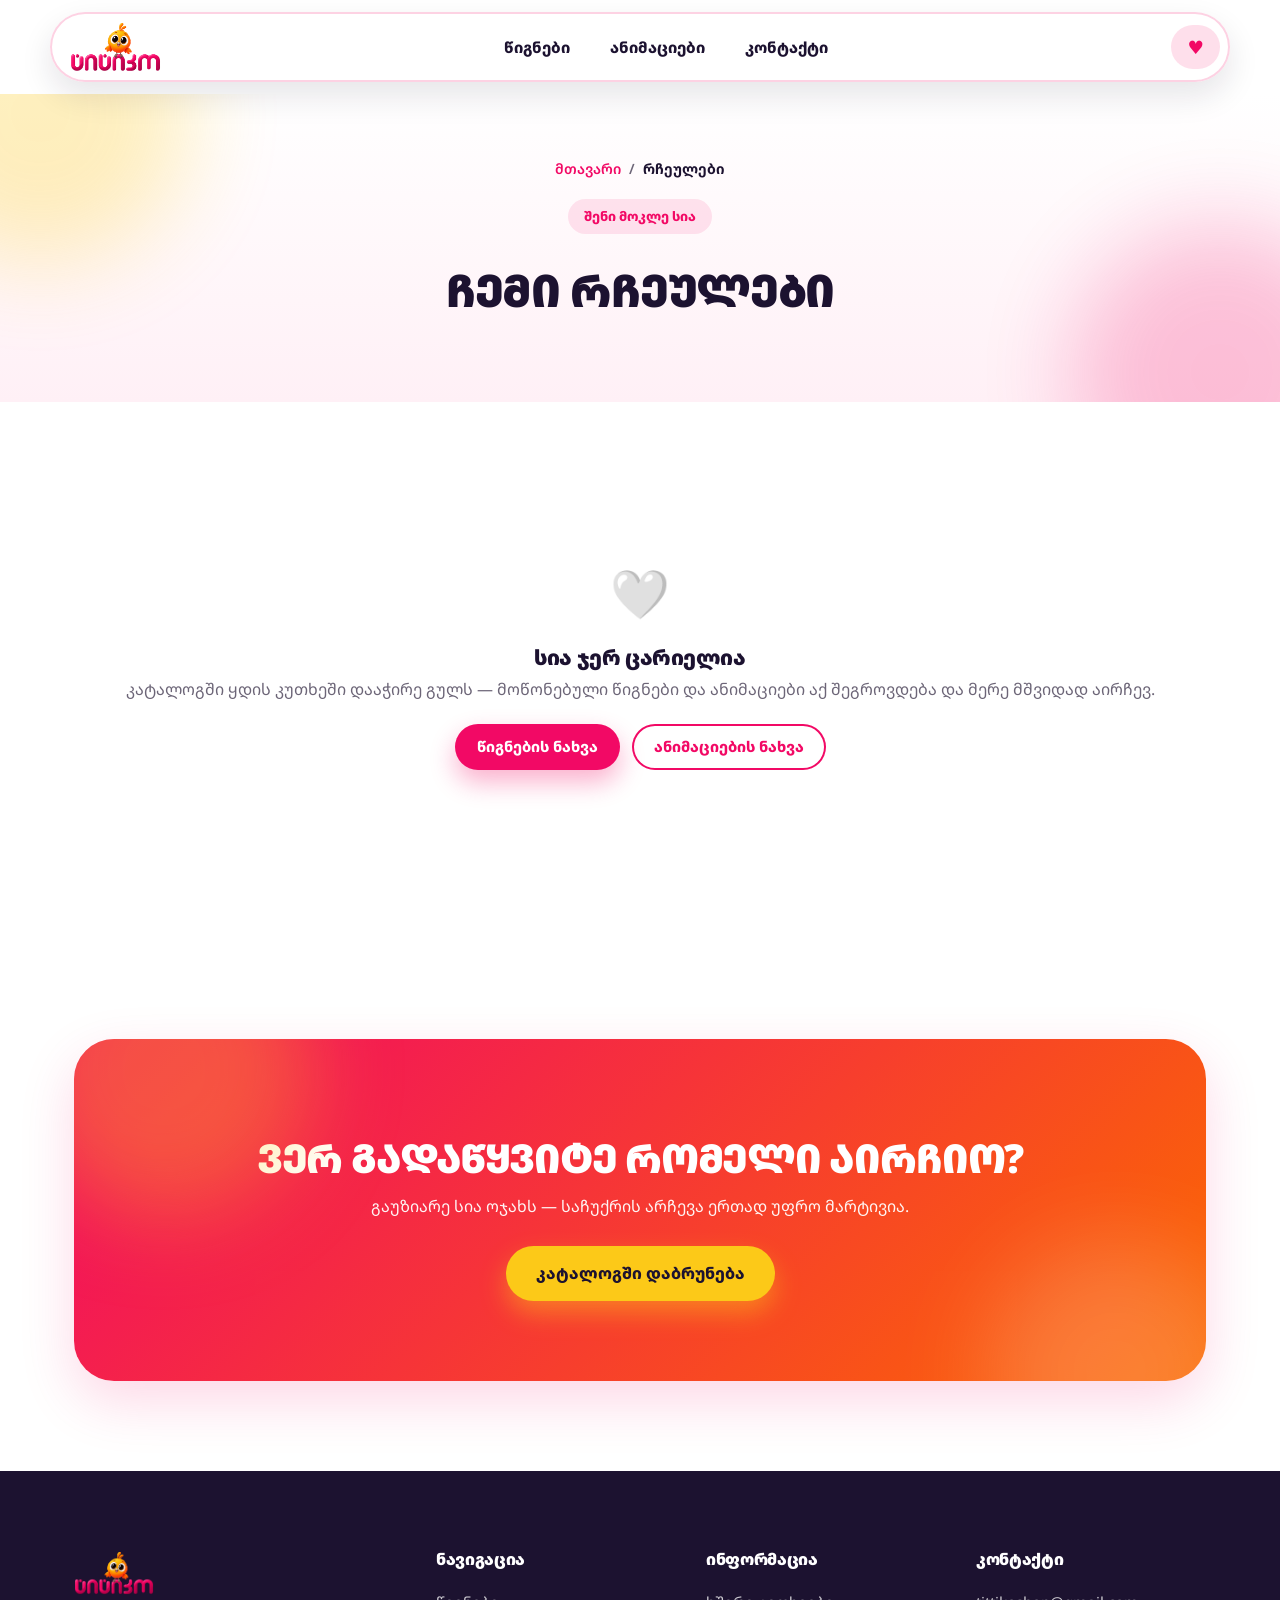
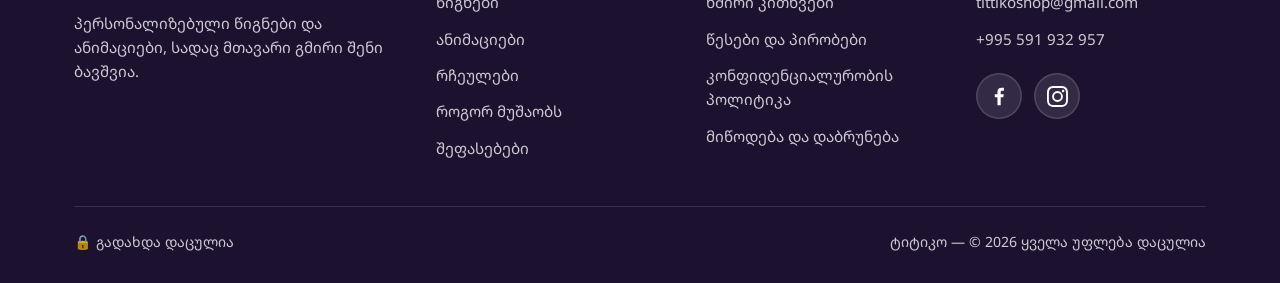
<file: favorites.html>
<!DOCTYPE html>
<html lang="ka">
<head>
  <meta charset="UTF-8" />
  <meta name="viewport" content="width=device-width, initial-scale=1.0" />
  <title>ჩემი რჩეულები — ტიტიკო</title>
  <meta name="description" content="შენ მიერ მონიშნული ტიტიკოს წიგნები და ანიმაციები — ერთ სიაში, რომ შემდეგ მარტივად შეუკვეთო ან გაუზიარო." />
  <meta name="robots" content="noindex" />

  <link rel="icon" type="image/png" sizes="32x32" href="assets/img/favicon-32.png" />
  <link rel="icon" type="image/png" sizes="180x180" href="assets/img/favicon-180.png" />
  <link rel="apple-touch-icon" href="assets/img/apple-touch-icon.png" />

  <link rel="preconnect" href="https://fonts.googleapis.com" />
  <link rel="preconnect" href="https://fonts.gstatic.com" crossorigin />
  <link href="https://fonts.googleapis.com/css2?family=Noto+Sans+Georgian:wght@400;500;600;700;800;900&display=swap" rel="stylesheet" />

  <link rel="stylesheet" href="assets/css/style.css?v=16" />
  <noscript>
    <style>[data-reveal] { opacity: 1 !important; transform: none !important; }</style>
  </noscript>
</head>
<body>

  <!-- ============ NAV ============ -->
  <header class="nav" id="top">
    <div class="nav__inner">
      <a class="nav__logo" href="index.html" id="navLogo" aria-label="ტიტიკო — მთავარ გვერდზე დაბრუნება">
        <img src="assets/img/titiko-logo.webp" alt="ტიტიკო" />
      </a>

      <nav class="nav__menu" id="navMenu" aria-label="მთავარი ნავიგაცია">
        <a href="books.html" class="nav__link">წიგნები</a>
        <a href="animations.html" class="nav__link">ანიმაციები</a>
        <a href="index.html#contact" class="nav__link">კონტაქტი</a>
      </nav>

      <button class="nav__toggle" id="navToggle" aria-label="მენიუს გახსნა" aria-expanded="false" aria-controls="navMenu">
        <span></span><span></span><span></span>
      </button>
    </div>
  </header>

  <main>

    <!-- ============ PAGE HERO ============ -->
    <section class="page-hero">
      <div class="blob blob--1"></div>
      <div class="blob blob--2"></div>

      <div class="container">
        <nav class="breadcrumb" aria-label="breadcrumb">
          <a href="index.html">მთავარი</a>
          <span aria-hidden="true">/</span>
          <span aria-current="page">რჩეულები</span>
        </nav>

        <span class="eyebrow">შენი მოკლე სია</span>
        <h1>ჩემი რჩეულები</h1>
        <p class="page-hero__lead" id="favLead"></p>
      </div>
    </section>

    <!-- ============ LIST ============ -->
    <section class="section" id="favPage">
      <div class="container">

        <!-- გაზიარებული სია (?ids=…) -->
        <div class="fav-shared" id="favShared" hidden>
          <p class="fav-shared__text">ეს სია შენ გაგიზიარეს — შეგიძლია პირდაპირ შეუკვეთო ან შენს რჩეულებში გადაინახო.</p>
          <button type="button" class="btn btn--primary btn--sm" id="favSharedAdd" hidden>დაამატე ჩემს რჩეულებში</button>
          <a href="favorites.html" class="btn btn--ghost btn--sm">ჩემი სიის ნახვა</a>
        </div>

        <!-- ჩემი სიის მოქმედებები -->
        <div class="fav-tools" id="favTools" hidden>
          <button type="button" class="btn btn--primary btn--sm" id="favShare">🔗 სიის გაზიარება</button>
          <button type="button" class="btn btn--ghost btn--sm" id="favClear">სიის გასუფთავება</button>
        </div>

        <label class="sr-only" for="favShareLink">გასაზიარებელი ბმული</label>
        <input class="fav-link" type="text" id="favShareLink" readonly hidden />

        <div class="book-grid" id="favGrid" hidden></div>

        <div class="empty-state" id="favEmpty" hidden>
          <div class="empty-state__emoji">🤍</div>
          <h3>სია ჯერ ცარიელია</h3>
          <p>
            კატალოგში ყდის კუთხეში დააჭირე გულს — მოწონებული წიგნები და ანიმაციები
            აქ შეგროვდება და მერე მშვიდად აირჩევ.
          </p>
          <div class="fav-tools" style="margin-top:22px">
            <a href="books.html" class="btn btn--primary btn--sm">წიგნების ნახვა</a>
            <a href="animations.html" class="btn btn--ghost btn--sm">ანიმაციების ნახვა</a>
          </div>
        </div>

      </div>
    </section>

    <!-- ============ CTA ============ -->
    <section class="cta-band" data-reveal>
      <div class="container">
        <div class="cta-card">
          <div class="blob blob--c1"></div>
          <div class="blob blob--c2"></div>
          <h2>ვერ გადაწყვიტე რომელი აირჩიო?</h2>
          <p>გაუზიარე სია ოჯახს — საჩუქრის არჩევა ერთად უფრო მარტივია.</p>
          <a href="books.html" class="btn btn--yellow">კატალოგში დაბრუნება</a>
        </div>
      </div>
    </section>

  </main>

  <!-- ============ FOOTER ============ -->
  <footer class="footer" id="contact">
    <div class="container">
      <div class="footer__grid">
        <div class="footer__brand">
          <img src="assets/img/titiko-logo.webp" alt="ტიტიკო" />
          <p>პერსონალიზებული წიგნები და ანიმაციები, სადაც მთავარი გმირი შენი ბავშვია.</p>
        </div>

        <nav aria-label="ნავიგაცია">
          <h4>ნავიგაცია</h4>
          <a href="books.html">წიგნები</a>
          <a href="animations.html">ანიმაციები</a>
          <a href="favorites.html">რჩეულები</a>
          <a href="index.html#how">როგორ მუშაობს</a>
          <a href="index.html#reviews">შეფასებები</a>
        </nav>

        <nav aria-label="ინფორმაცია">
          <h4>ინფორმაცია</h4>
          <a href="index.html#faq">ხშირი კითხვები</a>
          <a href="terms.html">წესები და პირობები</a>
          <a href="privacy.html">კონფიდენციალურობის პოლიტიკა</a>
          <a href="delivery.html">მიწოდება და დაბრუნება</a>
        </nav>

        <div>
          <h4>კონტაქტი</h4>
          <a href="mailto:tittikoshop@gmail.com">tittikoshop@gmail.com</a>
          <a href="tel:+995591932957">+995 591 932 957</a>
          <div class="footer__social">
            <a class="social social--fb" href="https://www.facebook.com/tittiko.ge" target="_blank" rel="noopener" aria-label="ტიტიკო Facebook-ზე">
              <svg viewBox="0 0 24 24" aria-hidden="true" focusable="false"><path d="M15.12 5.32H17V2.14A26.11 26.11 0 0 0 14.26 2C11.54 2 9.68 3.66 9.68 6.7v2.62H6.61v3.56h3.07V22h3.68v-9.12h3.06l.46-3.56h-3.52V7.05c0-1.05.28-1.73 1.76-1.73Z" /></svg>
            </a>
            <a class="social social--ig" href="https://www.instagram.com/tittikoshop/" target="_blank" rel="noopener" aria-label="ტიტიკო Instagram-ზე">
              <svg viewBox="0 0 24 24" aria-hidden="true" focusable="false"><path d="M12 2.16c3.2 0 3.58.01 4.85.07 3.25.15 4.77 1.69 4.92 4.92.06 1.27.07 1.64.07 4.85 0 3.2-.01 3.58-.07 4.85-.15 3.23-1.66 4.77-4.92 4.92-1.27.06-1.64.07-4.85.07-3.2 0-3.58-.01-4.85-.07-3.26-.15-4.77-1.7-4.92-4.92C2.17 15.58 2.16 15.2 2.16 12c0-3.2.01-3.58.07-4.85.15-3.23 1.66-4.77 4.92-4.92C8.42 2.17 8.8 2.16 12 2.16Zm0-2.16C8.74 0 8.33.01 7.05.07 2.7.27.28 2.69.07 7.05.01 8.33 0 8.74 0 12s.01 3.67.07 4.95c.2 4.36 2.62 6.78 6.98 6.98C8.33 23.99 8.74 24 12 24s3.67-.01 4.95-.07c4.35-.2 6.78-2.62 6.98-6.98.06-1.28.07-1.69.07-4.95s-.01-3.67-.07-4.95c-.2-4.35-2.62-6.78-6.98-6.98C15.67.01 15.26 0 12 0Zm0 5.84A6.16 6.16 0 1 0 18.16 12 6.16 6.16 0 0 0 12 5.84Zm0 10.16A4 4 0 1 1 16 12a4 4 0 0 1-4 4Zm6.41-11.85a1.44 1.44 0 1 0 1.44 1.44 1.44 1.44 0 0 0-1.44-1.44Z" /></svg>
            </a>
          </div>
        </div>
      </div>

      <div class="footer__bar">
        <span>🔒 გადახდა დაცულია</span>
        <span>ტიტიკო — © <span id="year">2026</span> ყველა უფლება დაცულია</span>
      </div>
    </div>
  </footer>

  <button class="to-top" id="toTop" aria-label="ზემოთ დაბრუნება">↑</button>

  <script src="assets/js/script.js?v=16"></script>
</body>
</html>
</file>
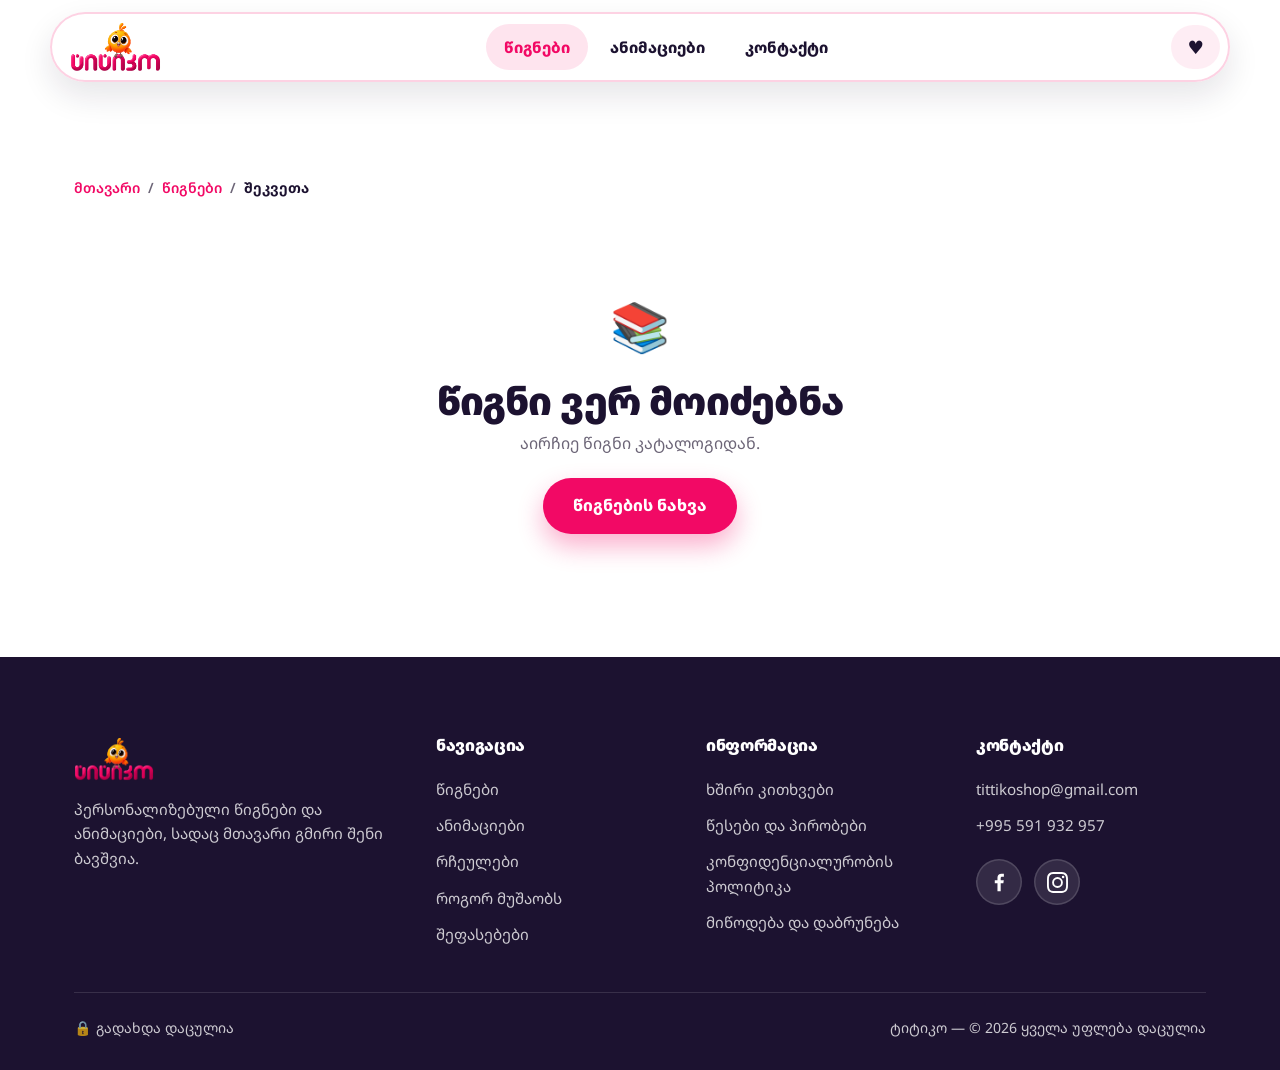
<file: order.html>
<!DOCTYPE html>
<html lang="ka">
<head>
  <meta charset="UTF-8" />
  <meta name="viewport" content="width=device-width, initial-scale=1.0" />
  <title>შეკვეთა — ტიტიკო</title>
  <meta name="description" content="შეავსე ბავშვის მონაცემები და შეუკვეთე პერსონალიზებული წიგნი." />

  <link rel="icon" type="image/png" sizes="32x32" href="assets/img/favicon-32.png" />
  <link rel="icon" type="image/png" sizes="180x180" href="assets/img/favicon-180.png" />
  <link rel="apple-touch-icon" href="assets/img/apple-touch-icon.png" />

  <link rel="preconnect" href="https://fonts.googleapis.com" />
  <link rel="preconnect" href="https://fonts.gstatic.com" crossorigin />
  <link href="https://fonts.googleapis.com/css2?family=Noto+Sans+Georgian:wght@400;500;600;700;800;900&display=swap" rel="stylesheet" />

  <link rel="stylesheet" href="assets/css/style.css?v=16" />
  <noscript>
    <style>[data-reveal] { opacity: 1 !important; transform: none !important; }</style>
  </noscript>
</head>
<body>

  <!-- ============ NAV ============ -->
  <header class="nav" id="top">
    <div class="nav__inner">
      <a class="nav__logo" href="index.html" id="navLogo" aria-label="ტიტიკო — მთავარ გვერდზე დაბრუნება">
        <img src="assets/img/titiko-logo.webp" alt="ტიტიკო" />
      </a>
      <nav class="nav__menu" id="navMenu" aria-label="მთავარი ნავიგაცია">
        <a href="books.html" class="nav__link is-active">წიგნები</a>
        <a href="animations.html" class="nav__link">ანიმაციები</a>
        <a href="index.html#contact" class="nav__link">კონტაქტი</a>
      </nav>
      <button class="nav__toggle" id="navToggle" aria-label="მენიუს გახსნა" aria-expanded="false" aria-controls="navMenu">
        <span></span><span></span><span></span>
      </button>
    </div>
  </header>

  <main>
    <section class="section">
      <div class="container">
        <nav class="breadcrumb breadcrumb--left" aria-label="breadcrumb">
          <a href="index.html">მთავარი</a>
          <span aria-hidden="true">/</span>
          <a href="books.html" id="orderCatLink">წიგნები</a>
          <span aria-hidden="true">/</span>
          <span aria-current="page" id="orderCrumb">შეკვეთა</span>
        </nav>

        <!-- not-found fallback -->
        <div class="book-notfound" id="orderNotFound" hidden>
          <div class="empty-state__emoji">📚</div>
          <h1>წიგნი ვერ მოიძებნა</h1>
          <p>აირჩიე წიგნი კატალოგიდან.</p>
          <a href="books.html" class="btn btn--primary">წიგნების ნახვა</a>
        </div>

        <!-- success -->
        <div class="order-success" id="orderSuccess" hidden>
          <div class="empty-state__emoji">🎉</div>
          <h1>შეკვეთა მიღებულია!</h1>
          <p>გმადლობთ! ჩვენი გუნდი 24 საათში დაგიკავშირდებათ დეტალების დასაზუსტებლად.</p>
          <a href="books.html" class="btn btn--primary">სხვა წიგნების ნახვა</a>
        </div>

        <div class="order" id="orderWrap" data-reveal>
          <!-- preview / summary -->
          <aside class="order__aside">
            <div class="order__media" id="orderMedia">
              <div class="cover cover--lg cover--c1" id="orderCover">
                <span class="cover__emoji">📖</span>
                <span class="cover__title">წიგნი</span>
                <span class="cover__brand">ტიტიკო</span>
              </div>
            </div>
            <p class="order__hero-line">გმირი: <strong id="previewName">შენი ბავშვი</strong></p>

            <div class="summary">
              <div class="summary__row"><span id="summaryBook">წიგნი</span><span id="summaryPrice">₾65</span></div>
              <div class="summary__row summary__row--extra" id="summaryCoverRow" hidden><span>მაგარი ყდა</span><span id="summaryCoverPrice">+₾10</span></div>
              <div class="summary__row"><span>მიწოდება</span><span>უფასო</span></div>
              <div class="summary__row"><span>მიიღებ</span><span id="summaryEta">—</span></div>
              <div class="summary__row summary__total"><span>ჯამი</span><span id="summaryTotal">₾65</span></div>
            </div>
          </aside>

          <!-- form -->
          <form class="form" id="orderForm" novalidate>
            <h1 class="form__title">შეუკვეთე „<span id="orderBookTitle">წიგნი</span>“ <span class="form__price">— <span id="orderPrice">₾65</span></span></h1>

            <input type="hidden" name="book" value="" />
            <input type="hidden" name="book_id" value="" />
            <input type="hidden" name="price" value="" />
            <input type="hidden" name="order_type" value="წიგნი" />
            <input type="hidden" name="order_type_key" value="book" />

            <!-- progress -->
            <ol class="wizard__nav" id="wizardNav" aria-hidden="true">
              <li class="is-active" data-step="1"><span class="wizard__dot">1</span> ბავშვი</li>
              <li data-step="2"><span class="wizard__dot">2</span> გარეგნობა</li>
              <li data-step="3"><span class="wizard__dot">3</span> წიგნი</li>
              <li data-step="4"><span class="wizard__dot">4</span> მიწოდება</li>
            </ol>

            <p class="form__legend"><span class="req" aria-hidden="true">*</span> ნიშნით მონიშნული ველები სავალდებულოა</p>

            <!-- STEP 1 — child -->
            <div class="wizard__step is-active" data-step="1">
              <h2 class="wizard__heading">ვის ვუქმნით ისტორიას?</h2>
              <p class="wizard__sub">ეს მონაცემები ისტორიაში ბავშვის სახელით გამოჩნდება.</p>
              <div class="field-row">
                <label class="field">
                  <span class="field__label">ბავშვის სახელი <span class="req" aria-hidden="true">*</span></span>
                  <input type="text" name="child_name" required minlength="2" placeholder="მაგ. ნიკა" autocomplete="off" />
                </label>
                <label class="field">
                  <span class="field__label">სახელი მიცემით ბრუნვაში <span class="req" aria-hidden="true">*</span></span>
                  <input type="text" name="child_name_story" required minlength="2" placeholder="მაგ. ნიკას, ანას" autocomplete="off" />
                </label>
              </div>
              <div class="field-row">
                <label class="field">
                  <span class="field__label">ასაკი <span class="req" aria-hidden="true">*</span></span>
                  <select class="select" name="child_age" required>
                    <option value="">აირჩიე</option>
                    <option>2</option><option>3</option><option>4</option>
                    <option>5</option><option>6</option><option>7</option><option>8</option>
                  </select>
                </label>
                <div class="field">
                  <span class="field__label">სქესი <span class="req" aria-hidden="true">*</span></span>
                  <div class="radio-group">
                    <label class="radio-card"><input type="radio" name="child_gender" value="გოგო" required /><span>👧 გოგო</span></label>
                    <label class="radio-card"><input type="radio" name="child_gender" value="ბიჭი" /><span>👦 ბიჭი</span></label>
                  </div>
                </div>
              </div>
            </div>

            <!-- STEP 2 — appearance -->
            <div class="wizard__step" data-step="2">
              <h2 class="wizard__heading">როგორ გამოიყურება გმირი?</h2>
              <p class="wizard__sub">რაც უფრო ზუსტია აღწერა, მით უფრო ჰგავს გმირი ბავშვს.</p>
              <div class="field-row">
                <label class="field">
                  <span class="field__label">თმის ფერი <span class="req" aria-hidden="true">*</span></span>
                  <select class="select" name="hair_color" required>
                    <option value="">აირჩიე</option>
                    <option>ქერა</option><option>წაბლისფერი</option><option>შავი</option>
                    <option>წითური</option><option>ღია ყავისფერი</option>
                  </select>
                </label>
                <label class="field">
                  <span class="field__label">კანის ტონი <span class="req" aria-hidden="true">*</span></span>
                  <select class="select" name="skin_tone" required>
                    <option value="">აირჩიე</option>
                    <option>ღია</option><option>საშუალო</option><option>მუქი</option>
                  </select>
                </label>
              </div>

              <div class="field" id="eyeField" data-error="აირჩიე თვალის ფერი">
                <span class="field__label" id="eyeLabel">თვალის ფერი <span class="req" aria-hidden="true">*</span></span>

                <!-- the real control: kept for validation and submission, drawn by the picker below -->
                <select class="sr-only" name="eye_color" required tabindex="-1" aria-hidden="true" data-focus-target="eyeTrigger">
                  <option value="">აირჩიე</option>
                  <option value="ყავისფერი">ყავისფერი</option>
                  <option value="ცისფერი">ცისფერი</option>
                  <option value="მწვანე">მწვანე</option>
                  <option value="რუხი">რუხი</option>
                </select>

                <div class="picker" id="eyePicker">
                  <button type="button" class="picker__btn" id="eyeTrigger"
                          aria-haspopup="listbox" aria-expanded="false" aria-labelledby="eyeLabel eyeTrigger">
                    <span class="eye" id="eyeCurrentSwatch" aria-hidden="true" hidden></span>
                    <span class="picker__value" id="eyeValue">აირჩიე</span>
                  </button>
                  <ul class="picker__list" id="eyeList" role="listbox" aria-labelledby="eyeLabel" hidden>
                    <li class="picker__opt" role="option" aria-selected="false" tabindex="-1" data-value="ყავისფერი" data-tone="eye--brown">
                      <span class="eye eye--brown" aria-hidden="true"></span>ყავისფერი
                    </li>
                    <li class="picker__opt" role="option" aria-selected="false" tabindex="-1" data-value="ცისფერი" data-tone="eye--blue">
                      <span class="eye eye--blue" aria-hidden="true"></span>ცისფერი
                    </li>
                    <li class="picker__opt" role="option" aria-selected="false" tabindex="-1" data-value="მწვანე" data-tone="eye--green">
                      <span class="eye eye--green" aria-hidden="true"></span>მწვანე
                    </li>
                    <li class="picker__opt" role="option" aria-selected="false" tabindex="-1" data-value="რუხი" data-tone="eye--grey">
                      <span class="eye eye--grey" aria-hidden="true"></span>რუხი
                    </li>
                  </ul>
                </div>
              </div>
              <div class="field" id="photoField">
                <span class="field__label">ბავშვის ფოტო <span class="req" aria-hidden="true">*</span></span>

                <label class="filebox" id="photoBox">
                  <input type="file" name="photo" accept="image/png,image/jpeg" required />
                  <span class="filebox__icon" aria-hidden="true">📷</span>
                  <span class="filebox__text">აირჩიე ფოტო ან ჩააგდე აქ</span>
                  <span class="filebox__meta">JPG ან PNG · მაქსიმუმ 10 MB</span>
                </label>

                <div class="filecard" id="photoPreview" hidden>
                  <img class="filecard__img" id="photoThumb" alt="ატვირთული ფოტოს გადახედვა" />
                  <div class="filecard__body">
                    <span class="filecard__ok">✓ ატვირთულია</span>
                    <span class="filecard__name" id="photoName"></span>
                    <span class="filecard__size" id="photoSize"></span>
                  </div>
                  <div class="filecard__actions">
                    <button type="button" class="filecard__btn" id="photoChange">შეცვლა</button>
                    <button type="button" class="filecard__btn filecard__btn--x" id="photoRemove" aria-label="ფოტოს წაშლა">✕</button>
                  </div>
                </div>

                <p class="field__hint">პორტრეტული ფოტო, სახე სრულად ჩანდეს, თავზე ქუდის გარეშე. ხარისხი გავლენას ახდენს გმირთან მსგავსებაზე.</p>
              </div>
            </div>

            <!-- STEP 3 — book / extra -->
            <div class="wizard__step" data-step="3">
              <h2 class="wizard__heading" id="stepBookHeading">წიგნის დეტალები</h2>
              <p class="wizard__sub" id="stepBookSub">მიძღვნა წიგნის პირველ გვერდზე დაიბეჭდება.</p>
              <div class="field" id="coverField" data-error="აირჩიე ყდის ტიპი — რბილი ან მაგარი">
                <span class="field__label">აირჩიე ყდის ტიპი <span class="req" aria-hidden="true">*</span></span>
                <div class="radio-group">
                  <label class="radio-card radio-card--stack">
                    <input type="radio" name="cover_type" value="soft" required />
                    <span class="radio-card__name">რბილი ყდა</span>
                    <span class="radio-card__price">ფასში შედის</span>
                  </label>
                  <label class="radio-card radio-card--stack">
                    <input type="radio" name="cover_type" value="hard" />
                    <span class="radio-card__name">მაგარი ყდა</span>
                    <span class="radio-card__price">+₾10</span>
                  </label>
                </div>
                <p class="field__hint">მაგარი ყდა უფრო გამძლეა და შეკვეთის ჯამს <strong>10 ₾-ით</strong> ზრდის.</p>
              </div>
              <label class="field">
                <span class="field__label">მიძღვნის ტექსტი <span class="opt">არასავალდებულო</span></span>
                <textarea name="dedication" rows="3" placeholder="მაგ. საყვარელო ნიკა, გილოცავ დაბადების დღეს!"></textarea>
              </label>
            </div>

            <!-- STEP 4 — delivery -->
            <div class="wizard__step" data-step="4">
              <h2 class="wizard__heading" id="stepDeliveryHeading">მიწოდება და კონტაქტი</h2>
              <p class="wizard__sub" id="stepDeliverySub">ამ ნომერზე დაგიკავშირდებით შეკვეთის დასაზუსტებლად.</p>
              <div class="field-row">
                <label class="field">
                  <span class="field__label">თქვენი სახელი და გვარი <span class="req" aria-hidden="true">*</span></span>
                  <input type="text" name="customer_name" required minlength="2" autocomplete="name" placeholder="მაგ. ნინო ბერიძე" />
                </label>
                <label class="field">
                  <span class="field__label">ტელეფონი <span class="req" aria-hidden="true">*</span></span>
                  <input type="tel" name="phone" required autocomplete="tel" inputmode="tel" placeholder="+995 599 12 34 56" />
                </label>
              </div>
              <label class="field">
                <span class="field__label">ელ-ფოსტა <span class="req" aria-hidden="true">*</span></span>
                <input type="email" name="email" required autocomplete="email" inputmode="email" placeholder="name@mail.com" />
              </label>
              <div class="field-row" id="orderAddressRow">
                <label class="field">
                  <span class="field__label">ქალაქი <span class="req" aria-hidden="true">*</span></span>
                  <input type="text" name="city" required minlength="2" autocomplete="address-level2" placeholder="მაგ. თბილისი" />
                </label>
                <label class="field">
                  <span class="field__label">მისამართი <span class="req" aria-hidden="true">*</span></span>
                  <input type="text" name="address" required minlength="4" autocomplete="street-address" placeholder="ქუჩა, ნომერი, ბინა" />
                </label>
              </div>
              <label class="field">
                <span class="field__label">კომენტარი <span class="opt">არასავალდებულო</span></span>
                <textarea name="comment" rows="2" placeholder="მიწოდების სასურველი დრო, დამატებითი სურვილი…"></textarea>
              </label>
              <!-- გადახდამდე თანხმობა — ბმულები ახალ ფანჯარაში იხსნება, რომ
                   შევსებული ფორმა არ დაიკარგოს -->
              <div class="field field--check" data-error="გასაგრძელებლად დაეთანხმე წესებს და პირობებს">
                <label class="check">
                  <input type="checkbox" name="agree_terms" value="დიახ" required />
                  <span>
                    ვეთანხმები
                    <a href="terms.html" target="_blank" rel="noopener">წესებსა და პირობებს</a>,
                    <a href="delivery.html" target="_blank" rel="noopener">მიწოდებისა და დაბრუნების</a> და
                    <a href="privacy.html" target="_blank" rel="noopener">კონფიდენციალურობის</a> პოლიტიკას
                    <span class="req" aria-hidden="true">*</span>
                  </span>
                </label>
              </div>
              <div class="field field--check" data-error="დაადასტურე, რომ ხარ ბავშვის მშობელი ან კანონიერი წარმომადგენელი">
                <label class="check">
                  <input type="checkbox" name="agree_guardian" value="დიახ" required />
                  <span>
                    ვადასტურებ, რომ ვარ ბავშვის მშობელი ან კანონიერი წარმომადგენელი და
                    თანახმა ვარ, ბავშვის მონაცემები და ფოტო დამუშავდეს მხოლოდ შეკვეთილი
                    პროდუქტის დასამზადებლად და მოსაწოდებლად
                    <span class="req" aria-hidden="true">*</span>
                  </span>
                </label>
              </div>
            </div>

            <p class="form-status" id="orderStatus" role="status" aria-live="polite"></p>

            <div class="form__actions">
              <button type="button" class="btn btn--ghost" id="wizardBack" hidden>უკან</button>
              <button type="button" class="btn btn--primary" id="wizardNext">შემდეგი</button>
              <button type="submit" class="btn btn--primary" id="wizardSubmit" hidden>შეკვეთის გაგზავნა</button>
            </div>
            <p class="product__note" id="orderPrivacyNote">🔒 შენი მონაცემები გამოიყენება მხოლოდ ამ შეკვეთის დასამუშავებლად.</p>
          </form>
        </div>
      </div>
    </section>
  </main>

  <!-- ============ FOOTER ============ -->
  <footer class="footer" id="contact">
    <div class="container">
      <div class="footer__grid">
        <div class="footer__brand">
          <img src="assets/img/titiko-logo.webp" alt="ტიტიკო" />
          <p>პერსონალიზებული წიგნები და ანიმაციები, სადაც მთავარი გმირი შენი ბავშვია.</p>
        </div>
        <nav aria-label="ნავიგაცია">
          <h4>ნავიგაცია</h4>
          <a href="books.html">წიგნები</a>
          <a href="animations.html">ანიმაციები</a>
          <a href="favorites.html">რჩეულები</a>
          <a href="index.html#how">როგორ მუშაობს</a>
          <a href="index.html#reviews">შეფასებები</a>
        </nav>
        <nav aria-label="ინფორმაცია">
          <h4>ინფორმაცია</h4>
          <a href="index.html#faq">ხშირი კითხვები</a>
          <a href="terms.html">წესები და პირობები</a>
          <a href="privacy.html">კონფიდენციალურობის პოლიტიკა</a>
          <a href="delivery.html">მიწოდება და დაბრუნება</a>
        </nav>
        <div>
          <h4>კონტაქტი</h4>
          <a href="mailto:tittikoshop@gmail.com">tittikoshop@gmail.com</a>
          <a href="tel:+995591932957">+995 591 932 957</a>
          <div class="footer__social">
            <a class="social social--fb" href="https://www.facebook.com/tittiko.ge" target="_blank" rel="noopener" aria-label="ტიტიკო Facebook-ზე">
              <svg viewBox="0 0 24 24" aria-hidden="true" focusable="false"><path d="M15.12 5.32H17V2.14A26.11 26.11 0 0 0 14.26 2C11.54 2 9.68 3.66 9.68 6.7v2.62H6.61v3.56h3.07V22h3.68v-9.12h3.06l.46-3.56h-3.52V7.05c0-1.05.28-1.73 1.76-1.73Z" /></svg>
            </a>
            <a class="social social--ig" href="https://www.instagram.com/tittikoshop/" target="_blank" rel="noopener" aria-label="ტიტიკო Instagram-ზე">
              <svg viewBox="0 0 24 24" aria-hidden="true" focusable="false"><path d="M12 2.16c3.2 0 3.58.01 4.85.07 3.25.15 4.77 1.69 4.92 4.92.06 1.27.07 1.64.07 4.85 0 3.2-.01 3.58-.07 4.85-.15 3.23-1.66 4.77-4.92 4.92-1.27.06-1.64.07-4.85.07-3.2 0-3.58-.01-4.85-.07-3.26-.15-4.77-1.7-4.92-4.92C2.17 15.58 2.16 15.2 2.16 12c0-3.2.01-3.58.07-4.85.15-3.23 1.66-4.77 4.92-4.92C8.42 2.17 8.8 2.16 12 2.16Zm0-2.16C8.74 0 8.33.01 7.05.07 2.7.27.28 2.69.07 7.05.01 8.33 0 8.74 0 12s.01 3.67.07 4.95c.2 4.36 2.62 6.78 6.98 6.98C8.33 23.99 8.74 24 12 24s3.67-.01 4.95-.07c4.35-.2 6.78-2.62 6.98-6.98.06-1.28.07-1.69.07-4.95s-.01-3.67-.07-4.95c-.2-4.35-2.62-6.78-6.98-6.98C15.67.01 15.26 0 12 0Zm0 5.84A6.16 6.16 0 1 0 18.16 12 6.16 6.16 0 0 0 12 5.84Zm0 10.16A4 4 0 1 1 16 12a4 4 0 0 1-4 4Zm6.41-11.85a1.44 1.44 0 1 0 1.44 1.44 1.44 1.44 0 0 0-1.44-1.44Z" /></svg>
            </a>
          </div>
        </div>
      </div>
      <div class="footer__bar">
        <span>🔒 გადახდა დაცულია</span>
        <span>ტიტიკო — © <span id="year">2026</span> ყველა უფლება დაცულია</span>
      </div>
    </div>
  </footer>

  <button class="to-top" id="toTop" aria-label="ზემოთ დაბრუნება">↑</button>

  <script src="assets/js/script.js?v=16"></script>
</body>
</html>
</file>
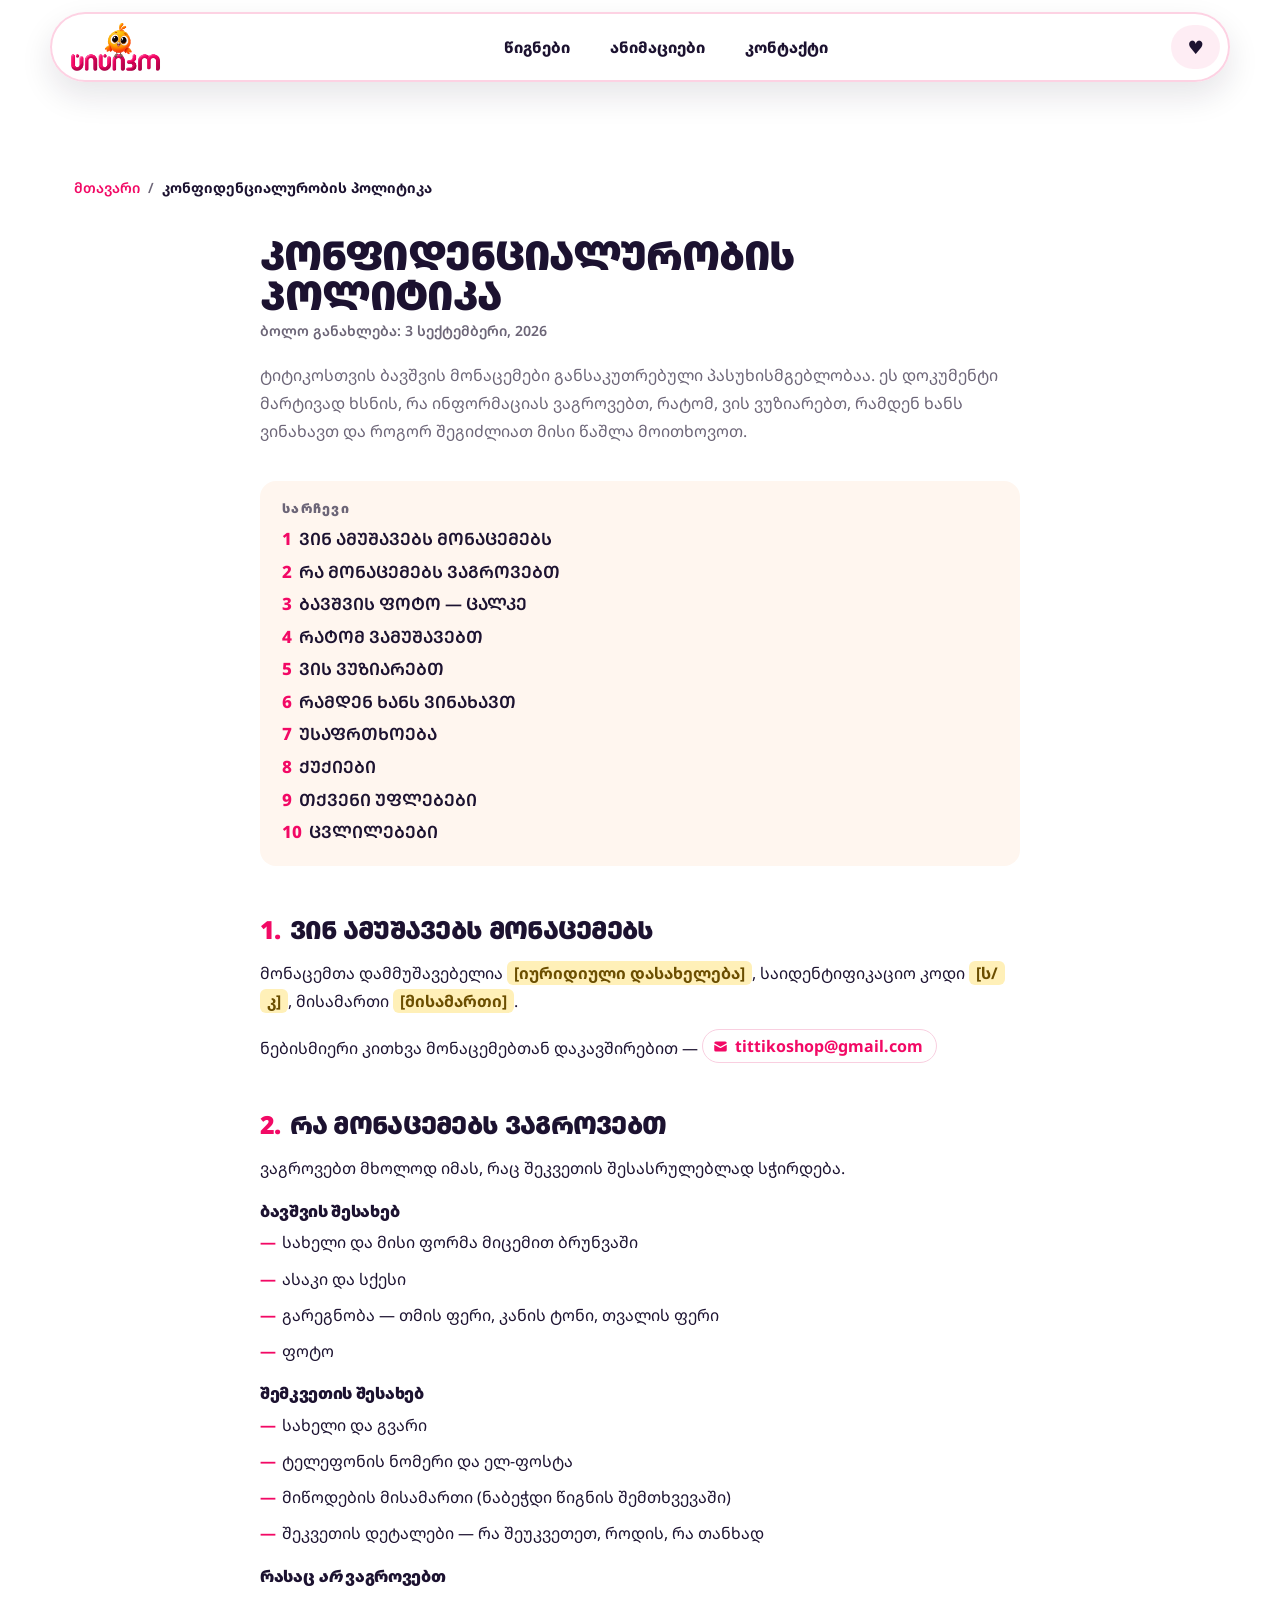
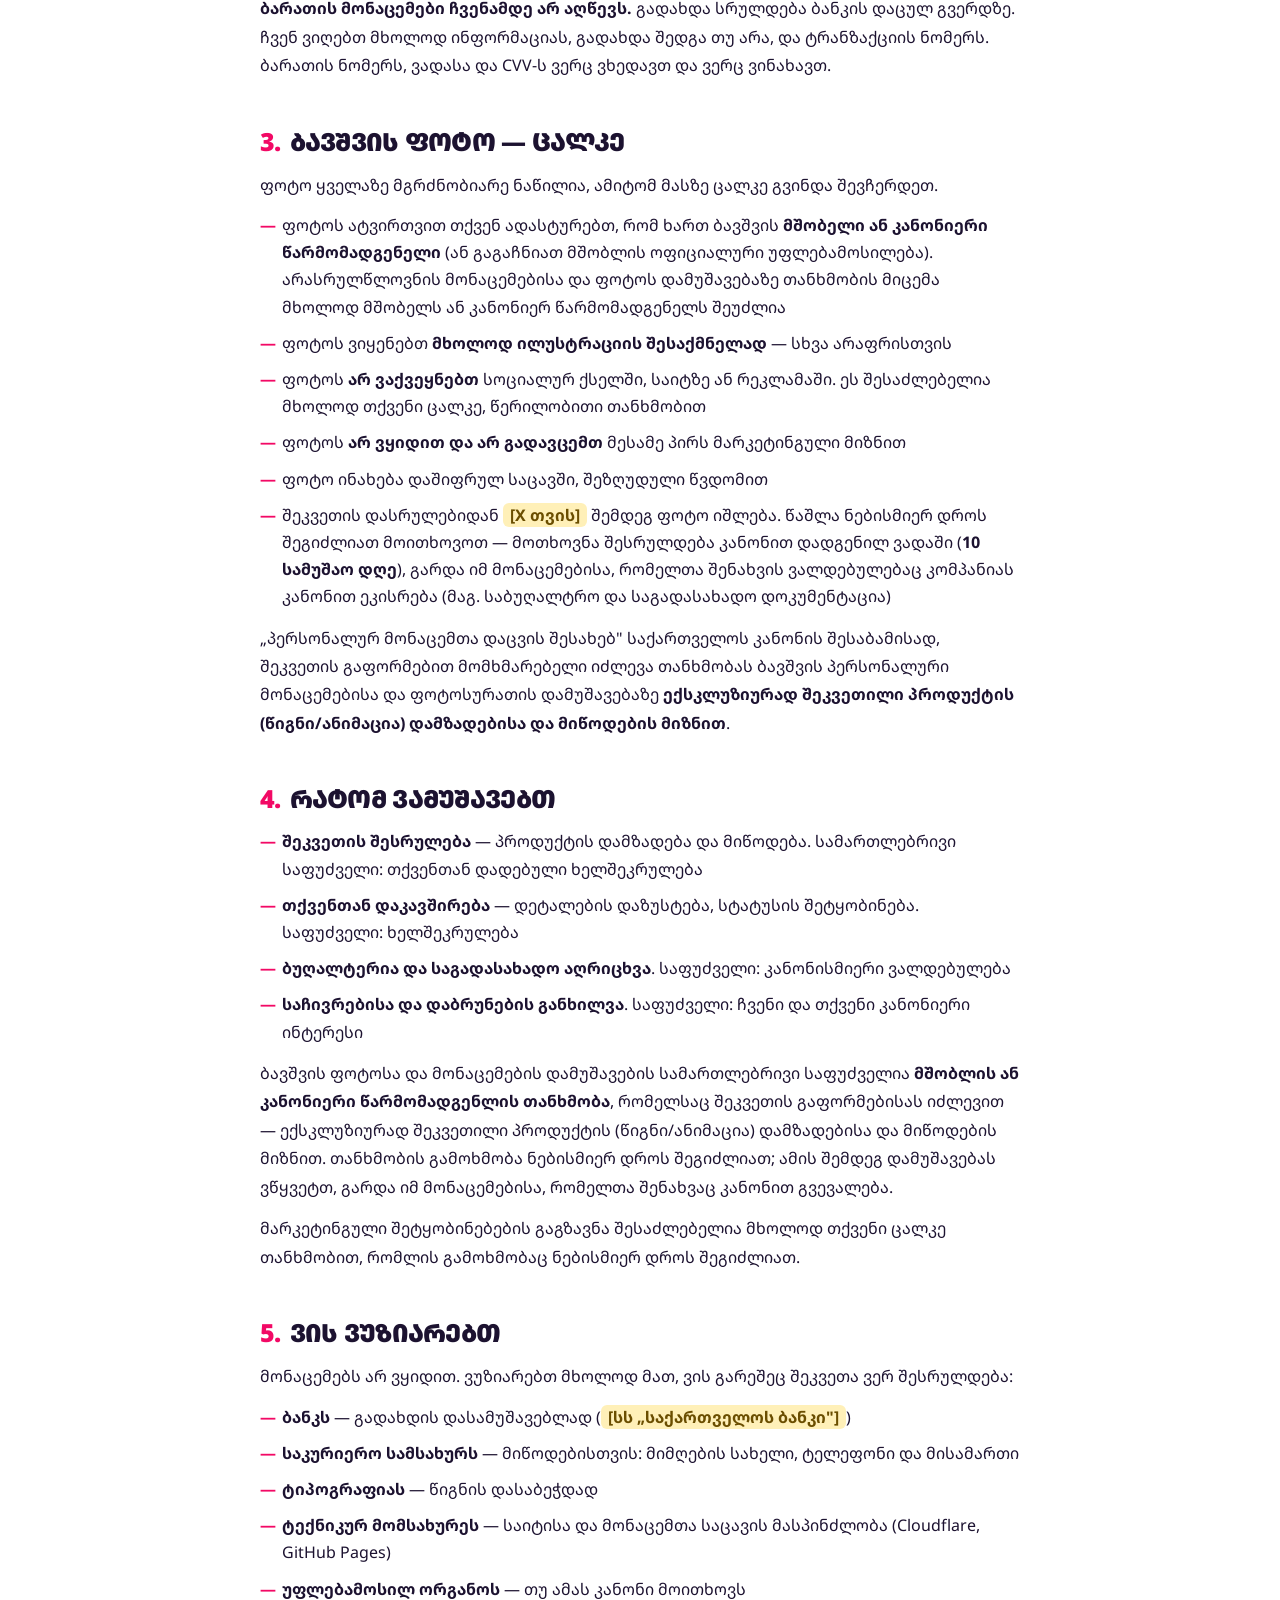
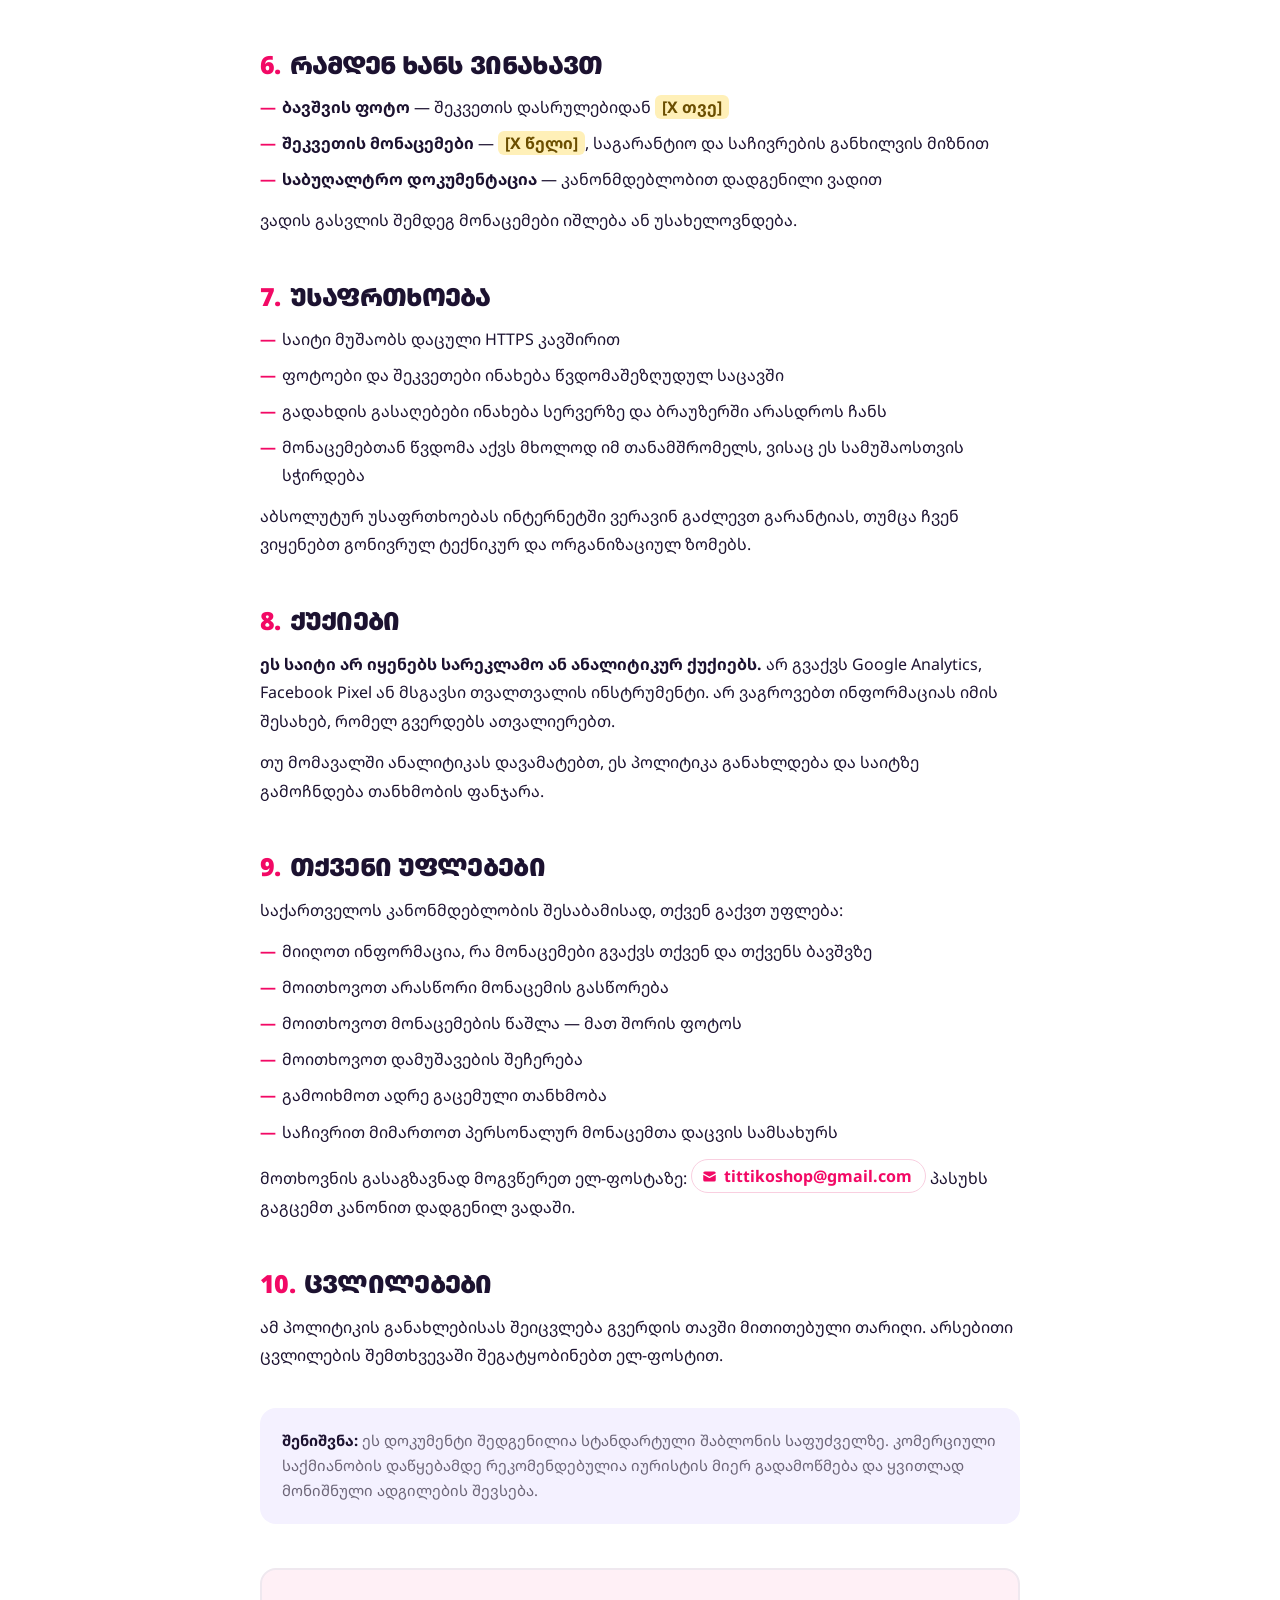
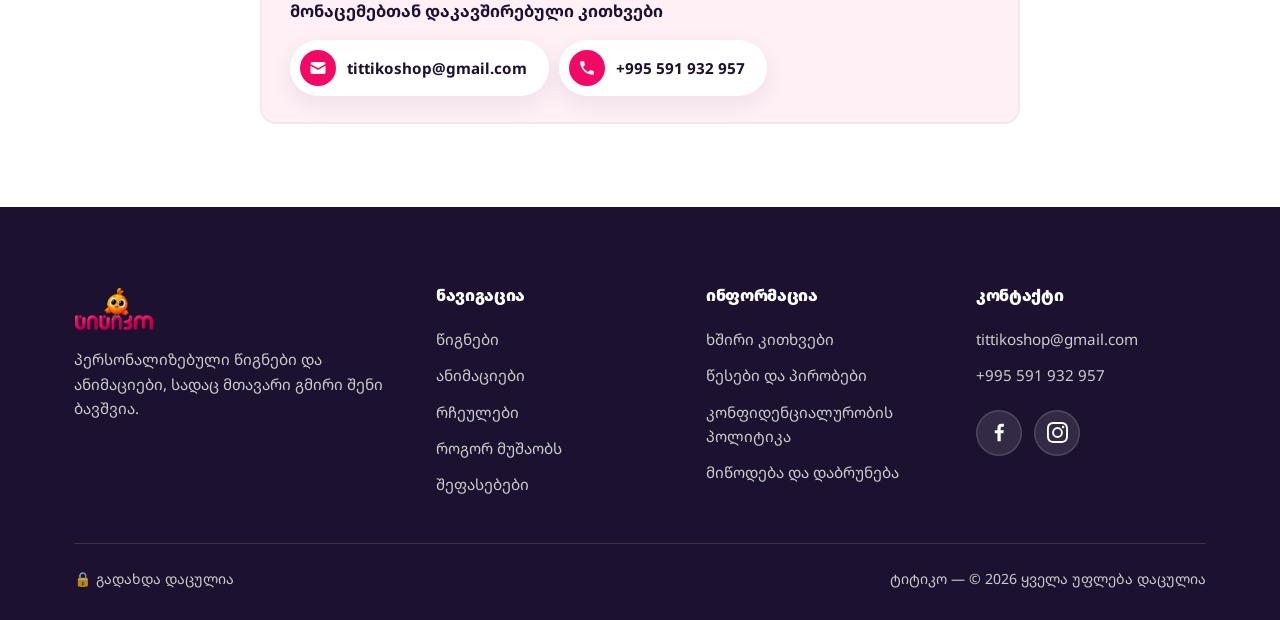
<file: privacy.html>
<!DOCTYPE html>
<html lang="ka">
<head>
  <meta charset="UTF-8" />
  <meta name="viewport" content="width=device-width, initial-scale=1.0" />
  <title>კონფიდენციალურობის პოლიტიკა — ტიტიკო</title>
  <meta name="description" content="როგორ ვაგროვებთ, ვიყენებთ და ვიცავთ თქვენს და თქვენი ბავშვის მონაცემებს." />

  <link rel="icon" type="image/png" sizes="32x32" href="assets/img/favicon-32.png" />
  <link rel="icon" type="image/png" sizes="180x180" href="assets/img/favicon-180.png" />
  <link rel="apple-touch-icon" href="assets/img/apple-touch-icon.png" />

  <link rel="preconnect" href="https://fonts.googleapis.com" />
  <link rel="preconnect" href="https://fonts.gstatic.com" crossorigin />
  <link href="https://fonts.googleapis.com/css2?family=Noto+Sans+Georgian:wght@400;500;600;700;800;900&display=swap" rel="stylesheet" />

  <link rel="stylesheet" href="assets/css/style.css?v=16" />
</head>
<body>

  <!-- ============ NAV ============ -->
  <header class="nav" id="top">
    <div class="nav__inner">
      <a class="nav__logo" href="index.html" id="navLogo" aria-label="ტიტიკო — მთავარ გვერდზე დაბრუნება">
        <img src="assets/img/titiko-logo.webp" alt="ტიტიკო" />
      </a>
      <nav class="nav__menu" id="navMenu" aria-label="მთავარი ნავიგაცია">
        <a href="books.html" class="nav__link">წიგნები</a>
        <a href="animations.html" class="nav__link">ანიმაციები</a>
        <a href="index.html#contact" class="nav__link">კონტაქტი</a>
      </nav>
      <button class="nav__toggle" id="navToggle" aria-label="მენიუს გახსნა" aria-expanded="false" aria-controls="navMenu">
        <span></span><span></span><span></span>
      </button>
    </div>
  </header>

  <main>
    <section class="section">
      <div class="container">
        <nav class="breadcrumb breadcrumb--left" aria-label="breadcrumb">
          <a href="index.html">მთავარი</a>
          <span aria-hidden="true">/</span>
          <span aria-current="page">კონფიდენციალურობის პოლიტიკა</span>
        </nav>

        <article class="legal">

          <header class="legal__head">
            <h1>კონფიდენციალურობის პოლიტიკა</h1>
            <p class="legal__meta">ბოლო განახლება: 3 სექტემბერი, 2026</p>
            <p class="legal__intro">
              ტიტიკოსთვის ბავშვის მონაცემები განსაკუთრებული პასუხისმგებლობაა. ეს დოკუმენტი
              მარტივად ხსნის, რა ინფორმაციას ვაგროვებთ, რატომ, ვის ვუზიარებთ, რამდენ ხანს
              ვინახავთ და როგორ შეგიძლიათ მისი წაშლა მოითხოვოთ.
            </p>
          </header>

          <nav class="legal__toc" aria-label="სარჩევი">
            <h2>სარჩევი</h2>
            <ol>
              <li><a href="#s1"><span class="n">1</span>ვინ ამუშავებს მონაცემებს</a></li>
              <li><a href="#s2"><span class="n">2</span>რა მონაცემებს ვაგროვებთ</a></li>
              <li><a href="#s3"><span class="n">3</span>ბავშვის ფოტო — ცალკე</a></li>
              <li><a href="#s4"><span class="n">4</span>რატომ ვამუშავებთ</a></li>
              <li><a href="#s5"><span class="n">5</span>ვის ვუზიარებთ</a></li>
              <li><a href="#s6"><span class="n">6</span>რამდენ ხანს ვინახავთ</a></li>
              <li><a href="#s7"><span class="n">7</span>უსაფრთხოება</a></li>
              <li><a href="#s8"><span class="n">8</span>ქუქიები</a></li>
              <li><a href="#s9"><span class="n">9</span>თქვენი უფლებები</a></li>
              <li><a href="#s10"><span class="n">10</span>ცვლილებები</a></li>
            </ol>
          </nav>

          <section class="legal__sec" id="s1">
            <h2><span class="n">1.</span>ვინ ამუშავებს მონაცემებს</h2>
            <p>
              მონაცემთა დამმუშავებელია <span class="tbd">[იურიდიული დასახელება]</span>,
              საიდენტიფიკაციო კოდი <span class="tbd">[ს/კ]</span>,
              მისამართი <span class="tbd">[მისამართი]</span>.
            </p>
            <p>
              ნებისმიერი კითხვა მონაცემებთან დაკავშირებით —
              <a class="contact-pill" href="mailto:tittikoshop@gmail.com"><svg viewBox="0 0 24 24" aria-hidden="true" focusable="false"><path d="M2 6.5A2.5 2.5 0 0 1 4.5 4h15A2.5 2.5 0 0 1 22 6.5v.28l-10 5.55L2 6.78V6.5Z" /><path d="M2 9.07V17.5A2.5 2.5 0 0 0 4.5 20h15a2.5 2.5 0 0 0 2.5-2.5V9.07l-9.51 5.28a1 1 0 0 1-.98 0L2 9.07Z" /></svg>tittikoshop@gmail.com</a>
            </p>
          </section>

          <section class="legal__sec" id="s2">
            <h2><span class="n">2.</span>რა მონაცემებს ვაგროვებთ</h2>
            <p>ვაგროვებთ მხოლოდ იმას, რაც შეკვეთის შესასრულებლად სჭირდება.</p>

            <h3>ბავშვის შესახებ</h3>
            <ul>
              <li>სახელი და მისი ფორმა მიცემით ბრუნვაში</li>
              <li>ასაკი და სქესი</li>
              <li>გარეგნობა — თმის ფერი, კანის ტონი, თვალის ფერი</li>
              <li>ფოტო</li>
            </ul>

            <h3>შემკვეთის შესახებ</h3>
            <ul>
              <li>სახელი და გვარი</li>
              <li>ტელეფონის ნომერი და ელ-ფოსტა</li>
              <li>მიწოდების მისამართი (ნაბეჭდი წიგნის შემთხვევაში)</li>
              <li>შეკვეთის დეტალები — რა შეუკვეთეთ, როდის, რა თანხად</li>
            </ul>

            <h3>რასაც <em>არ</em> ვაგროვებთ</h3>
            <p>
              <strong>ბარათის მონაცემები ჩვენამდე არ აღწევს.</strong> გადახდა სრულდება ბანკის
              დაცულ გვერდზე. ჩვენ ვიღებთ მხოლოდ ინფორმაციას, გადახდა შედგა თუ არა, და
              ტრანზაქციის ნომერს. ბარათის ნომერს, ვადასა და CVV-ს ვერც ვხედავთ და ვერც ვინახავთ.
            </p>
          </section>

          <section class="legal__sec" id="s3">
            <h2><span class="n">3.</span>ბავშვის ფოტო — ცალკე</h2>
            <p>
              ფოტო ყველაზე მგრძნობიარე ნაწილია, ამიტომ მასზე ცალკე გვინდა შევჩერდეთ.
            </p>
            <ul>
              <li>ფოტოს ატვირთვით თქვენ ადასტურებთ, რომ ხართ ბავშვის <strong>მშობელი ან
                  კანონიერი წარმომადგენელი</strong> (ან გაგაჩნიათ მშობლის ოფიციალური
                  უფლებამოსილება). არასრულწლოვნის მონაცემებისა და ფოტოს დამუშავებაზე
                  თანხმობის მიცემა მხოლოდ მშობელს ან კანონიერ წარმომადგენელს შეუძლია</li>
              <li>ფოტოს ვიყენებთ <strong>მხოლოდ ილუსტრაციის შესაქმნელად</strong> —
                  სხვა არაფრისთვის</li>
              <li>ფოტოს <strong>არ ვაქვეყნებთ</strong> სოციალურ ქსელში, საიტზე ან რეკლამაში.
                  ეს შესაძლებელია მხოლოდ თქვენი ცალკე, წერილობითი თანხმობით</li>
              <li>ფოტოს <strong>არ ვყიდით და არ გადავცემთ</strong> მესამე პირს მარკეტინგული მიზნით</li>
              <li>ფოტო ინახება დაშიფრულ საცავში, შეზღუდული წვდომით</li>
              <li>შეკვეთის დასრულებიდან <span class="tbd">[X თვის]</span> შემდეგ ფოტო იშლება.
                  წაშლა ნებისმიერ დროს შეგიძლიათ მოითხოვოთ — მოთხოვნა შესრულდება კანონით
                  დადგენილ ვადაში (<strong>10 სამუშაო დღე</strong>), გარდა იმ მონაცემებისა,
                  რომელთა შენახვის ვალდებულებაც კომპანიას კანონით ეკისრება (მაგ. საბუღალტრო
                  და საგადასახადო დოკუმენტაცია)</li>
            </ul>
            <p>
              „პერსონალურ მონაცემთა დაცვის შესახებ" საქართველოს კანონის შესაბამისად, შეკვეთის
              გაფორმებით მომხმარებელი იძლევა თანხმობას ბავშვის პერსონალური მონაცემებისა და
              ფოტოსურათის დამუშავებაზე <strong>ექსკლუზიურად შეკვეთილი პროდუქტის
              (წიგნი/ანიმაცია) დამზადებისა და მიწოდების მიზნით</strong>.
            </p>
          </section>

          <section class="legal__sec" id="s4">
            <h2><span class="n">4.</span>რატომ ვამუშავებთ</h2>
            <ul>
              <li><strong>შეკვეთის შესრულება</strong> — პროდუქტის დამზადება და მიწოდება.
                  სამართლებრივი საფუძველი: თქვენთან დადებული ხელშეკრულება</li>
              <li><strong>თქვენთან დაკავშირება</strong> — დეტალების დაზუსტება, სტატუსის შეტყობინება.
                  საფუძველი: ხელშეკრულება</li>
              <li><strong>ბუღალტერია და საგადასახადო აღრიცხვა</strong>.
                  საფუძველი: კანონისმიერი ვალდებულება</li>
              <li><strong>საჩივრებისა და დაბრუნების განხილვა</strong>.
                  საფუძველი: ჩვენი და თქვენი კანონიერი ინტერესი</li>
            </ul>
            <p>
              ბავშვის ფოტოსა და მონაცემების დამუშავების სამართლებრივი საფუძველია
              <strong>მშობლის ან კანონიერი წარმომადგენლის თანხმობა</strong>, რომელსაც
              შეკვეთის გაფორმებისას იძლევით — ექსკლუზიურად შეკვეთილი პროდუქტის (წიგნი/ანიმაცია)
              დამზადებისა და მიწოდების მიზნით. თანხმობის გამოხმობა ნებისმიერ დროს შეგიძლიათ;
              ამის შემდეგ დამუშავებას ვწყვეტთ, გარდა იმ მონაცემებისა, რომელთა შენახვაც
              კანონით გვევალება.
            </p>
            <p>
              მარკეტინგული შეტყობინებების გაგზავნა შესაძლებელია მხოლოდ თქვენი ცალკე
              თანხმობით, რომლის გამოხმობაც ნებისმიერ დროს შეგიძლიათ.
            </p>
          </section>

          <section class="legal__sec" id="s5">
            <h2><span class="n">5.</span>ვის ვუზიარებთ</h2>
            <p>მონაცემებს არ ვყიდით. ვუზიარებთ მხოლოდ მათ, ვის გარეშეც შეკვეთა ვერ შესრულდება:</p>
            <ul>
              <li><strong>ბანკს</strong> — გადახდის დასამუშავებლად
                  (<span class="tbd">[სს „საქართველოს ბანკი"]</span>)</li>
              <li><strong>საკურიერო სამსახურს</strong> — მიწოდებისთვის: მიმღების სახელი,
                  ტელეფონი და მისამართი</li>
              <li><strong>ტიპოგრაფიას</strong> — წიგნის დასაბეჭდად</li>
              <li><strong>ტექნიკურ მომსახურეს</strong> — საიტისა და მონაცემთა საცავის მასპინძლობა
                  (Cloudflare, GitHub Pages)</li>
              <li><strong>უფლებამოსილ ორგანოს</strong> — თუ ამას კანონი მოითხოვს</li>
            </ul>
          </section>

          <section class="legal__sec" id="s6">
            <h2><span class="n">6.</span>რამდენ ხანს ვინახავთ</h2>
            <ul>
              <li><strong>ბავშვის ფოტო</strong> — შეკვეთის დასრულებიდან
                  <span class="tbd">[X თვე]</span></li>
              <li><strong>შეკვეთის მონაცემები</strong> — <span class="tbd">[X წელი]</span>,
                  საგარანტიო და საჩივრების განხილვის მიზნით</li>
              <li><strong>საბუღალტრო დოკუმენტაცია</strong> — კანონმდებლობით დადგენილი ვადით</li>
            </ul>
            <p>ვადის გასვლის შემდეგ მონაცემები იშლება ან უსახელოვნდება.</p>
          </section>

          <section class="legal__sec" id="s7">
            <h2><span class="n">7.</span>უსაფრთხოება</h2>
            <ul>
              <li>საიტი მუშაობს დაცული HTTPS კავშირით</li>
              <li>ფოტოები და შეკვეთები ინახება წვდომაშეზღუდულ საცავში</li>
              <li>გადახდის გასაღებები ინახება სერვერზე და ბრაუზერში არასდროს ჩანს</li>
              <li>მონაცემებთან წვდომა აქვს მხოლოდ იმ თანამშრომელს, ვისაც ეს სამუშაოსთვის სჭირდება</li>
            </ul>
            <p>
              აბსოლუტურ უსაფრთხოებას ინტერნეტში ვერავინ გაძლევთ გარანტიას, თუმცა ჩვენ
              ვიყენებთ გონივრულ ტექნიკურ და ორგანიზაციულ ზომებს.
            </p>
          </section>

          <section class="legal__sec" id="s8">
            <h2><span class="n">8.</span>ქუქიები</h2>
            <p>
              <strong>ეს საიტი არ იყენებს სარეკლამო ან ანალიტიკურ ქუქიებს.</strong>
              არ გვაქვს Google Analytics, Facebook Pixel ან მსგავსი თვალთვალის ინსტრუმენტი.
              არ ვაგროვებთ ინფორმაციას იმის შესახებ, რომელ გვერდებს ათვალიერებთ.
            </p>
            <p>
              თუ მომავალში ანალიტიკას დავამატებთ, ეს პოლიტიკა განახლდება და საიტზე
              გამოჩნდება თანხმობის ფანჯარა.
            </p>
          </section>

          <section class="legal__sec" id="s9">
            <h2><span class="n">9.</span>თქვენი უფლებები</h2>
            <p>საქართველოს კანონმდებლობის შესაბამისად, თქვენ გაქვთ უფლება:</p>
            <ul>
              <li>მიიღოთ ინფორმაცია, რა მონაცემები გვაქვს თქვენ და თქვენს ბავშვზე</li>
              <li>მოითხოვოთ არასწორი მონაცემის გასწორება</li>
              <li>მოითხოვოთ მონაცემების წაშლა — მათ შორის ფოტოს</li>
              <li>მოითხოვოთ დამუშავების შეჩერება</li>
              <li>გამოიხმოთ ადრე გაცემული თანხმობა</li>
              <li>საჩივრით მიმართოთ პერსონალურ მონაცემთა დაცვის სამსახურს</li>
            </ul>
            <p>
              მოთხოვნის გასაგზავნად მოგვწერეთ ელ-ფოსტაზე:
              <a class="contact-pill" href="mailto:tittikoshop@gmail.com"><svg viewBox="0 0 24 24" aria-hidden="true" focusable="false"><path d="M2 6.5A2.5 2.5 0 0 1 4.5 4h15A2.5 2.5 0 0 1 22 6.5v.28l-10 5.55L2 6.78V6.5Z" /><path d="M2 9.07V17.5A2.5 2.5 0 0 0 4.5 20h15a2.5 2.5 0 0 0 2.5-2.5V9.07l-9.51 5.28a1 1 0 0 1-.98 0L2 9.07Z" /></svg>tittikoshop@gmail.com</a>
              პასუხს გაგცემთ კანონით დადგენილ ვადაში.
            </p>
          </section>

          <section class="legal__sec" id="s10">
            <h2><span class="n">10.</span>ცვლილებები</h2>
            <p>
              ამ პოლიტიკის განახლებისას შეიცვლება გვერდის თავში მითითებული თარიღი.
              არსებითი ცვლილების შემთხვევაში შეგატყობინებთ ელ-ფოსტით.
            </p>
          </section>

          <div class="legal__note">
            <strong>შენიშვნა:</strong> ეს დოკუმენტი შედგენილია სტანდარტული შაბლონის საფუძველზე.
            კომერციული საქმიანობის დაწყებამდე რეკომენდებულია იურისტის მიერ გადამოწმება და
            ყვითლად მონიშნული ადგილების შევსება.
          </div>

          <div class="legal__contact">
            <strong>მონაცემებთან დაკავშირებული კითხვები</strong>
            <div class="contact-row">
              <a class="contact-btn" href="mailto:tittikoshop@gmail.com">
                <span class="contact-btn__ico"><svg viewBox="0 0 24 24" aria-hidden="true" focusable="false"><path d="M2 6.5A2.5 2.5 0 0 1 4.5 4h15A2.5 2.5 0 0 1 22 6.5v.28l-10 5.55L2 6.78V6.5Z" /><path d="M2 9.07V17.5A2.5 2.5 0 0 0 4.5 20h15a2.5 2.5 0 0 0 2.5-2.5V9.07l-9.51 5.28a1 1 0 0 1-.98 0L2 9.07Z" /></svg></span>
                tittikoshop@gmail.com
              </a>
              <a class="contact-btn" href="tel:+995591932957">
                <span class="contact-btn__ico"><svg viewBox="0 0 24 24" aria-hidden="true" focusable="false"><path d="M6.62 10.79a15.05 15.05 0 0 0 6.59 6.59l2.2-2.2a1 1 0 0 1 1.02-.24 11.36 11.36 0 0 0 3.57.57 1 1 0 0 1 1 1V20a1 1 0 0 1-1 1A17 17 0 0 1 3 4a1 1 0 0 1 1-1h3.5a1 1 0 0 1 1 1 11.36 11.36 0 0 0 .57 3.57 1 1 0 0 1-.25 1.02l-2.2 2.2Z" /></svg></span>
                +995 591 932 957
              </a>
            </div>
          </div>

        </article>
      </div>
    </section>
  </main>

  <!-- ============ FOOTER ============ -->
  <footer class="footer" id="contact">
    <div class="container">
      <div class="footer__grid">
        <div class="footer__brand">
          <img src="assets/img/titiko-logo.webp" alt="ტიტიკო" />
          <p>პერსონალიზებული წიგნები და ანიმაციები, სადაც მთავარი გმირი შენი ბავშვია.</p>
        </div>
        <nav aria-label="ნავიგაცია">
          <h4>ნავიგაცია</h4>
          <a href="books.html">წიგნები</a>
          <a href="animations.html">ანიმაციები</a>
          <a href="favorites.html">რჩეულები</a>
          <a href="index.html#how">როგორ მუშაობს</a>
          <a href="index.html#reviews">შეფასებები</a>
        </nav>
        <nav aria-label="ინფორმაცია">
          <h4>ინფორმაცია</h4>
          <a href="index.html#faq">ხშირი კითხვები</a>
          <a href="terms.html">წესები და პირობები</a>
          <a href="privacy.html">კონფიდენციალურობის პოლიტიკა</a>
          <a href="delivery.html">მიწოდება და დაბრუნება</a>
        </nav>
        <div>
          <h4>კონტაქტი</h4>
          <a href="mailto:tittikoshop@gmail.com">tittikoshop@gmail.com</a>
          <a href="tel:+995591932957">+995 591 932 957</a>
          <div class="footer__social">
            <a class="social social--fb" href="https://www.facebook.com/tittiko.ge" target="_blank" rel="noopener" aria-label="ტიტიკო Facebook-ზე">
              <svg viewBox="0 0 24 24" aria-hidden="true" focusable="false"><path d="M15.12 5.32H17V2.14A26.11 26.11 0 0 0 14.26 2C11.54 2 9.68 3.66 9.68 6.7v2.62H6.61v3.56h3.07V22h3.68v-9.12h3.06l.46-3.56h-3.52V7.05c0-1.05.28-1.73 1.76-1.73Z" /></svg>
            </a>
            <a class="social social--ig" href="https://www.instagram.com/tittikoshop/" target="_blank" rel="noopener" aria-label="ტიტიკო Instagram-ზე">
              <svg viewBox="0 0 24 24" aria-hidden="true" focusable="false"><path d="M12 2.16c3.2 0 3.58.01 4.85.07 3.25.15 4.77 1.69 4.92 4.92.06 1.27.07 1.64.07 4.85 0 3.2-.01 3.58-.07 4.85-.15 3.23-1.66 4.77-4.92 4.92-1.27.06-1.64.07-4.85.07-3.2 0-3.58-.01-4.85-.07-3.26-.15-4.77-1.7-4.92-4.92C2.17 15.58 2.16 15.2 2.16 12c0-3.2.01-3.58.07-4.85.15-3.23 1.66-4.77 4.92-4.92C8.42 2.17 8.8 2.16 12 2.16Zm0-2.16C8.74 0 8.33.01 7.05.07 2.7.27.28 2.69.07 7.05.01 8.33 0 8.74 0 12s.01 3.67.07 4.95c.2 4.36 2.62 6.78 6.98 6.98C8.33 23.99 8.74 24 12 24s3.67-.01 4.95-.07c4.35-.2 6.78-2.62 6.98-6.98.06-1.28.07-1.69.07-4.95s-.01-3.67-.07-4.95c-.2-4.35-2.62-6.78-6.98-6.98C15.67.01 15.26 0 12 0Zm0 5.84A6.16 6.16 0 1 0 18.16 12 6.16 6.16 0 0 0 12 5.84Zm0 10.16A4 4 0 1 1 16 12a4 4 0 0 1-4 4Zm6.41-11.85a1.44 1.44 0 1 0 1.44 1.44 1.44 1.44 0 0 0-1.44-1.44Z" /></svg>
            </a>
          </div>
        </div>
      </div>
      <div class="footer__bar">
        <span>🔒 გადახდა დაცულია</span>
        <span>ტიტიკო — © <span id="year">2026</span> ყველა უფლება დაცულია</span>
      </div>
    </div>
  </footer>

  <button class="to-top" id="toTop" aria-label="ზემოთ დაბრუნება">↑</button>

  <script src="assets/js/script.js?v=16"></script>
</body>
</html>
</file>
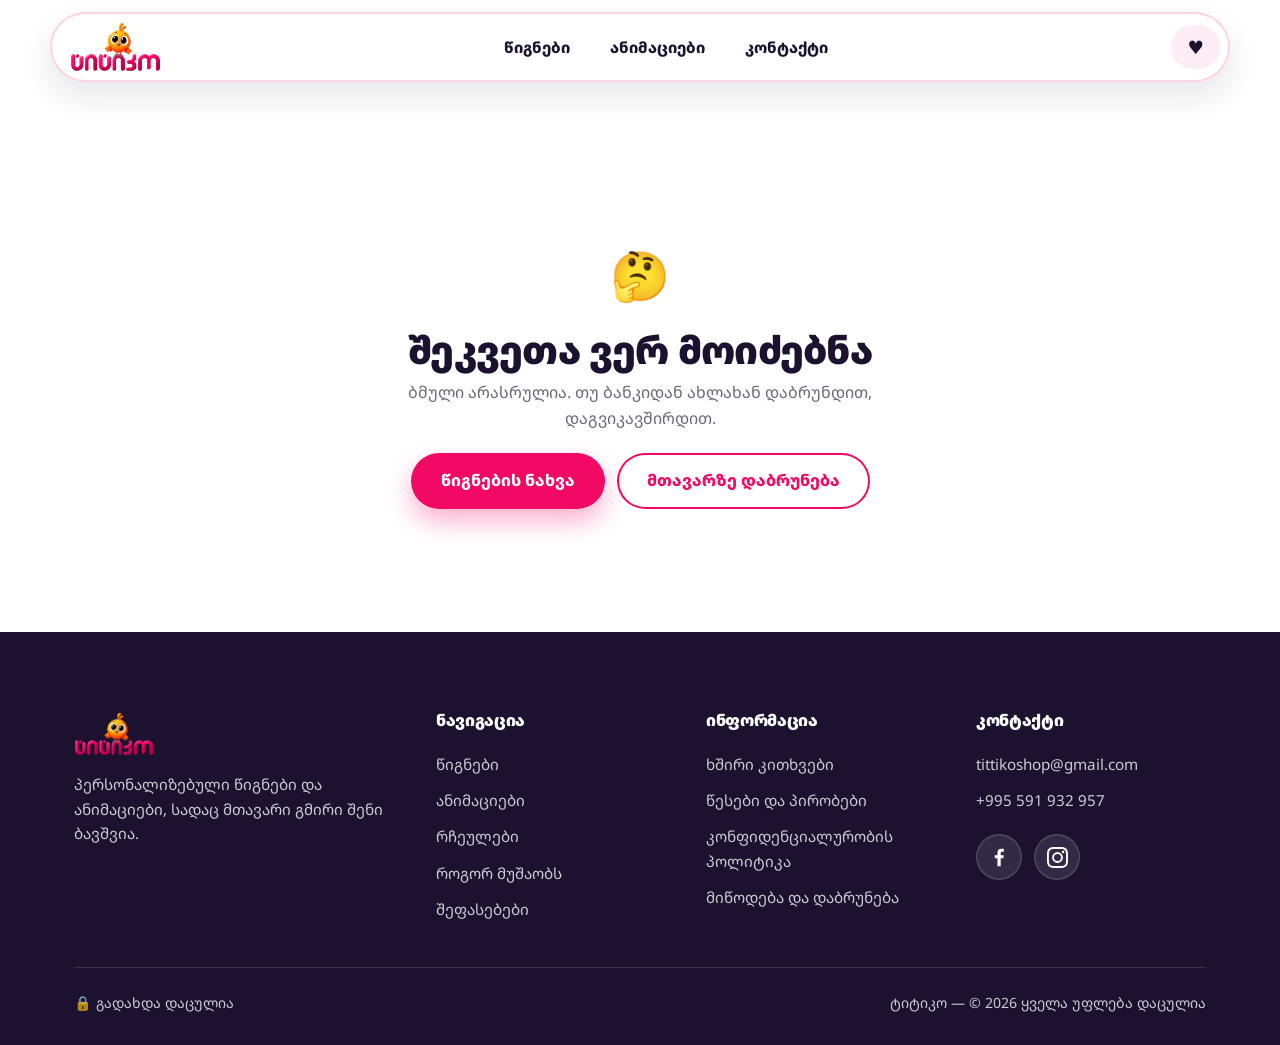
<file: success.html>
<!DOCTYPE html>
<html lang="ka">
<head>
  <meta charset="UTF-8" />
  <meta name="viewport" content="width=device-width, initial-scale=1.0" />
  <title>შეკვეთა მიღებულია — ტიტიკო</title>
  <meta name="description" content="შენი შეკვეთა და გადახდა დადასტურებულია." />
  <meta name="robots" content="noindex" />

  <link rel="icon" type="image/png" sizes="32x32" href="assets/img/favicon-32.png" />
  <link rel="icon" type="image/png" sizes="180x180" href="assets/img/favicon-180.png" />
  <link rel="apple-touch-icon" href="assets/img/apple-touch-icon.png" />

  <link rel="preconnect" href="https://fonts.googleapis.com" />
  <link rel="preconnect" href="https://fonts.gstatic.com" crossorigin />
  <link href="https://fonts.googleapis.com/css2?family=Noto+Sans+Georgian:wght@400;500;600;700;800;900&display=swap" rel="stylesheet" />

  <link rel="stylesheet" href="assets/css/style.css?v=16" />
</head>
<body>

  <!-- ============ NAV ============ -->
  <header class="nav" id="top">
    <div class="nav__inner">
      <a class="nav__logo" href="index.html" id="navLogo" aria-label="ტიტიკო — მთავარ გვერდზე დაბრუნება">
        <img src="assets/img/titiko-logo.webp" alt="ტიტიკო" />
      </a>
      <nav class="nav__menu" id="navMenu" aria-label="მთავარი ნავიგაცია">
        <a href="books.html" class="nav__link">წიგნები</a>
        <a href="animations.html" class="nav__link">ანიმაციები</a>
        <a href="index.html#contact" class="nav__link">კონტაქტი</a>
      </nav>
      <button class="nav__toggle" id="navToggle" aria-label="მენიუს გახსნა" aria-expanded="false" aria-controls="navMenu">
        <span></span><span></span><span></span>
      </button>
    </div>
  </header>

  <main>
    <section class="section">
      <div class="container">

        <!-- Worker-ის /order პასუხის მიხედვით ივსება (script.js) -->
        <div class="order-success" id="resultPage" data-kind="success">
          <div class="empty-state__emoji" id="resultIcon">⏳</div>
          <h1 id="resultTitle">მოწმდება…</h1>
          <p id="resultText">გთხოვთ, დაელოდოთ — ვამოწმებთ გადახდის სტატუსს.</p>

          <div class="summary" id="resultCard" hidden>
            <div class="summary__row"><span>შეკვეთის ნომერი</span><span id="resultOrderNo">—</span></div>
            <div class="summary__row"><span>პროდუქტი</span><span id="resultItem">—</span></div>
            <div class="summary__row summary__total"><span>ჯამი</span><span id="resultTotal">—</span></div>
          </div>

          <div class="result__actions">
            <a href="books.html" class="btn btn--primary">წიგნების ნახვა</a>
            <a href="index.html" class="btn btn--ghost">მთავარზე დაბრუნება</a>
          </div>
        </div>

      </div>
    </section>
  </main>

  <!-- ============ FOOTER ============ -->
  <footer class="footer" id="contact">
    <div class="container">
      <div class="footer__grid">
        <div class="footer__brand">
          <img src="assets/img/titiko-logo.webp" alt="ტიტიკო" />
          <p>პერსონალიზებული წიგნები და ანიმაციები, სადაც მთავარი გმირი შენი ბავშვია.</p>
        </div>
        <nav aria-label="ნავიგაცია">
          <h4>ნავიგაცია</h4>
          <a href="books.html">წიგნები</a>
          <a href="animations.html">ანიმაციები</a>
          <a href="favorites.html">რჩეულები</a>
          <a href="index.html#how">როგორ მუშაობს</a>
          <a href="index.html#reviews">შეფასებები</a>
        </nav>
        <nav aria-label="ინფორმაცია">
          <h4>ინფორმაცია</h4>
          <a href="index.html#faq">ხშირი კითხვები</a>
          <a href="terms.html">წესები და პირობები</a>
          <a href="privacy.html">კონფიდენციალურობის პოლიტიკა</a>
          <a href="delivery.html">მიწოდება და დაბრუნება</a>
        </nav>
        <div>
          <h4>კონტაქტი</h4>
          <a href="mailto:tittikoshop@gmail.com">tittikoshop@gmail.com</a>
          <a href="tel:+995591932957">+995 591 932 957</a>
          <div class="footer__social">
            <a class="social social--fb" href="https://www.facebook.com/tittiko.ge" target="_blank" rel="noopener" aria-label="ტიტიკო Facebook-ზე">
              <svg viewBox="0 0 24 24" aria-hidden="true" focusable="false"><path d="M15.12 5.32H17V2.14A26.11 26.11 0 0 0 14.26 2C11.54 2 9.68 3.66 9.68 6.7v2.62H6.61v3.56h3.07V22h3.68v-9.12h3.06l.46-3.56h-3.52V7.05c0-1.05.28-1.73 1.76-1.73Z" /></svg>
            </a>
            <a class="social social--ig" href="https://www.instagram.com/tittikoshop/" target="_blank" rel="noopener" aria-label="ტიტიკო Instagram-ზე">
              <svg viewBox="0 0 24 24" aria-hidden="true" focusable="false"><path d="M12 2.16c3.2 0 3.58.01 4.85.07 3.25.15 4.77 1.69 4.92 4.92.06 1.27.07 1.64.07 4.85 0 3.2-.01 3.58-.07 4.85-.15 3.23-1.66 4.77-4.92 4.92-1.27.06-1.64.07-4.85.07-3.2 0-3.58-.01-4.85-.07-3.26-.15-4.77-1.7-4.92-4.92C2.17 15.58 2.16 15.2 2.16 12c0-3.2.01-3.58.07-4.85.15-3.23 1.66-4.77 4.92-4.92C8.42 2.17 8.8 2.16 12 2.16Zm0-2.16C8.74 0 8.33.01 7.05.07 2.7.27.28 2.69.07 7.05.01 8.33 0 8.74 0 12s.01 3.67.07 4.95c.2 4.36 2.62 6.78 6.98 6.98C8.33 23.99 8.74 24 12 24s3.67-.01 4.95-.07c4.35-.2 6.78-2.62 6.98-6.98.06-1.28.07-1.69.07-4.95s-.01-3.67-.07-4.95c-.2-4.35-2.62-6.78-6.98-6.98C15.67.01 15.26 0 12 0Zm0 5.84A6.16 6.16 0 1 0 18.16 12 6.16 6.16 0 0 0 12 5.84Zm0 10.16A4 4 0 1 1 16 12a4 4 0 0 1-4 4Zm6.41-11.85a1.44 1.44 0 1 0 1.44 1.44 1.44 1.44 0 0 0-1.44-1.44Z" /></svg>
            </a>
          </div>
        </div>
      </div>
      <div class="footer__bar">
        <span>🔒 გადახდა დაცულია</span>
        <span>ტიტიკო — © <span id="year">2026</span> ყველა უფლება დაცულია</span>
      </div>
    </div>
  </footer>

  <button class="to-top" id="toTop" aria-label="ზემოთ დაბრუნება">↑</button>

  <script src="assets/js/script.js?v=16"></script>
</body>
</html>
</file>
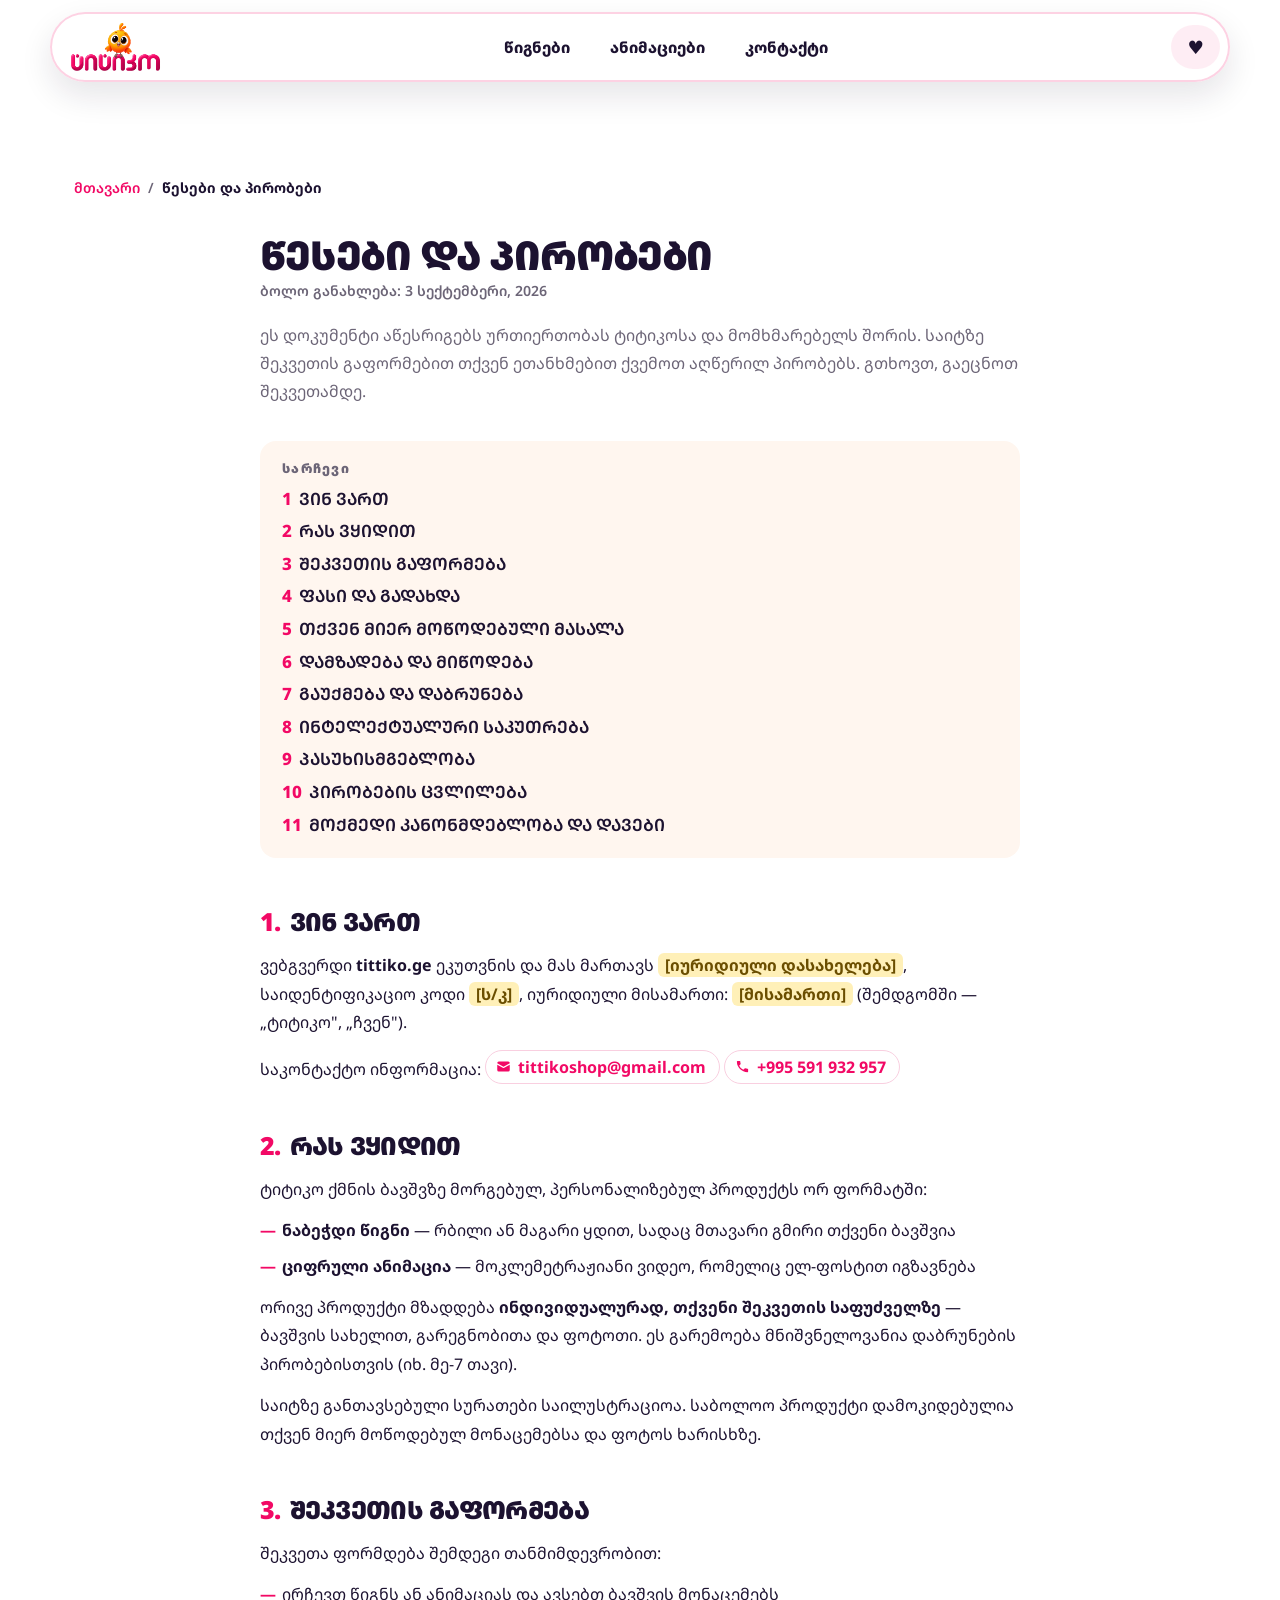
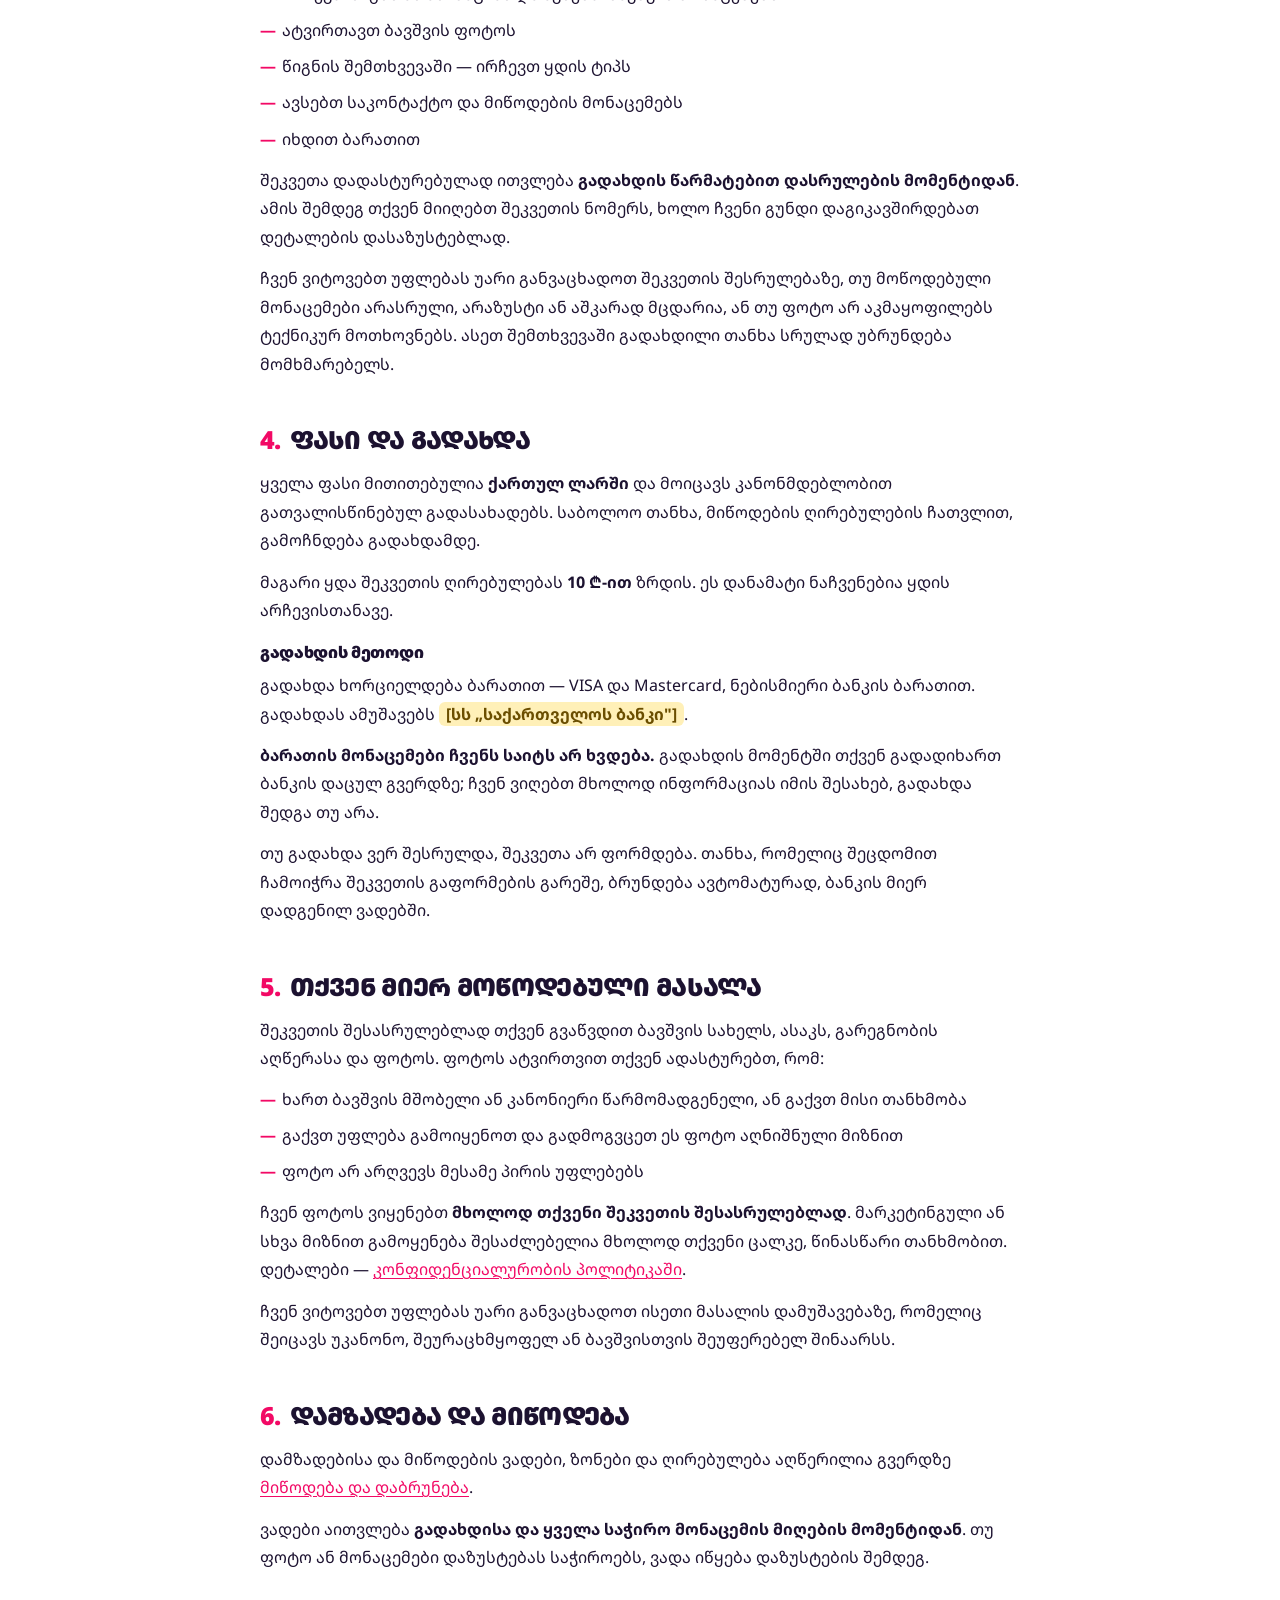
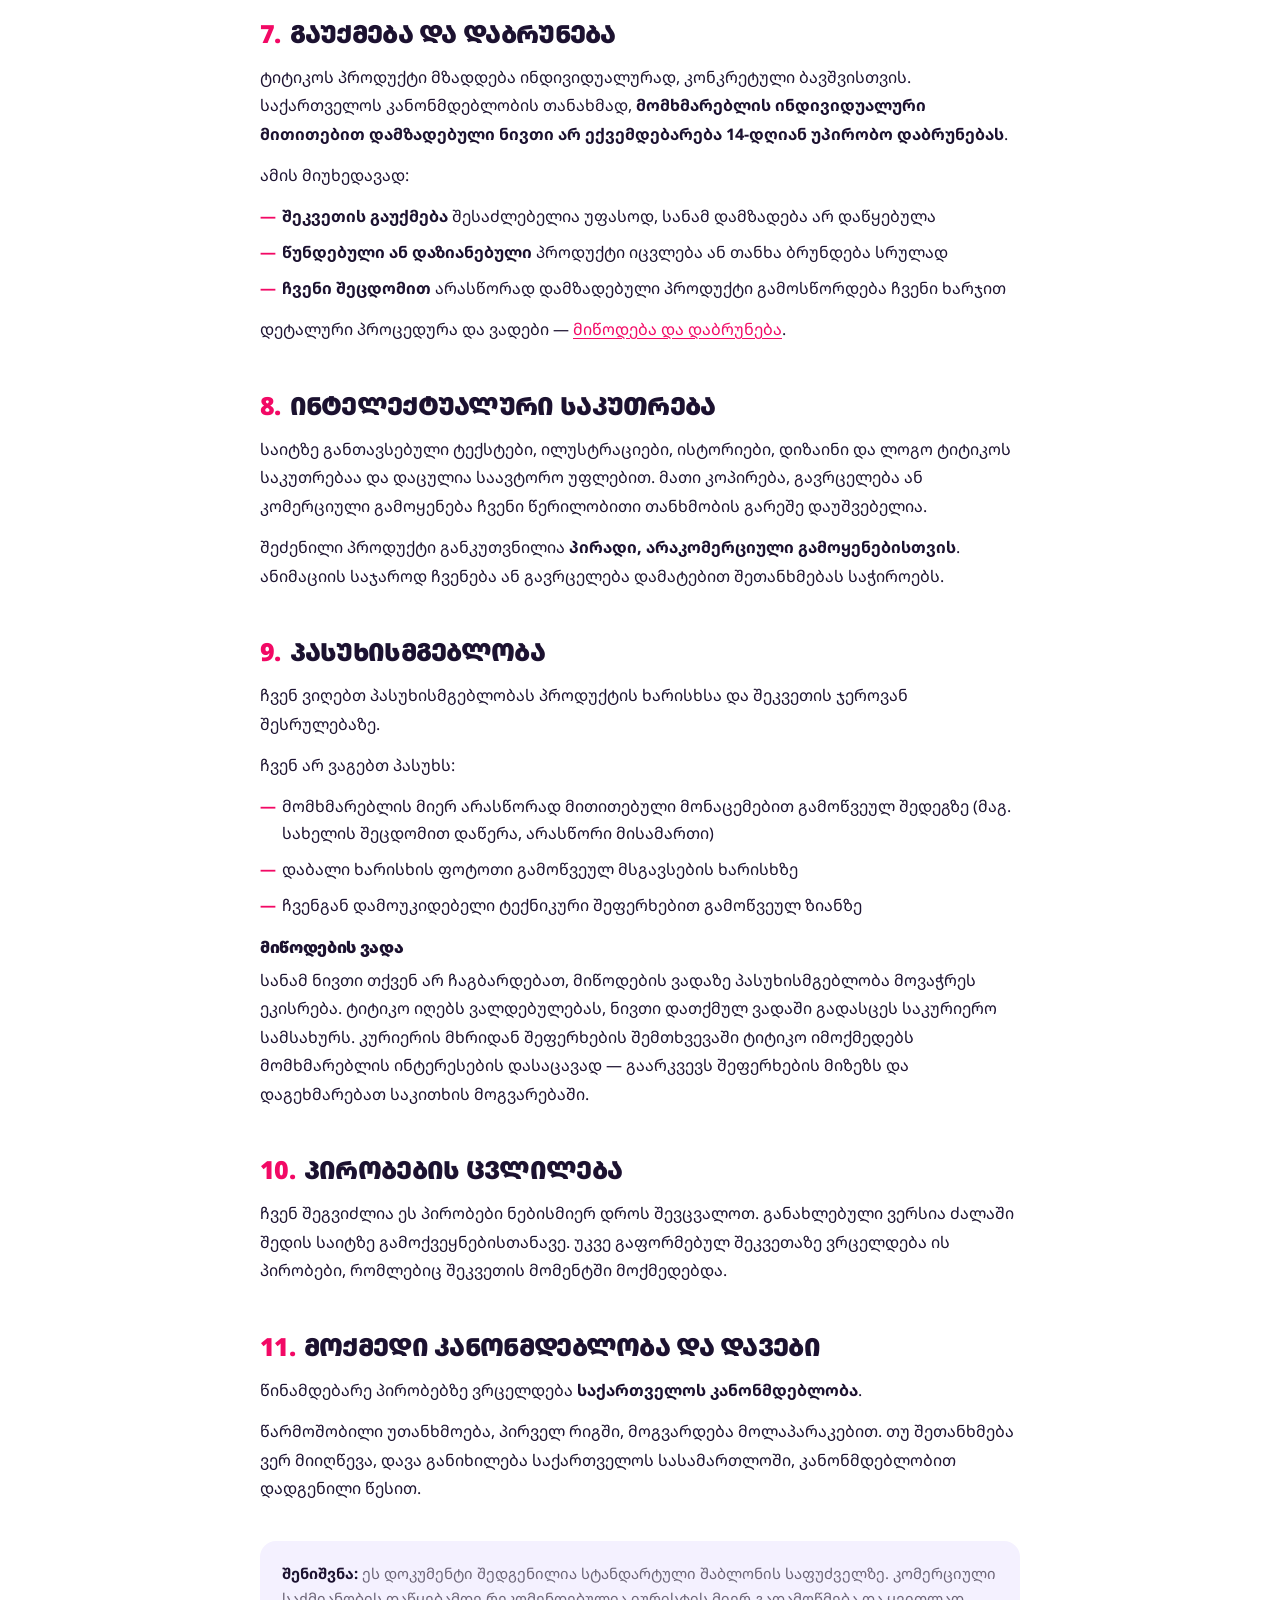
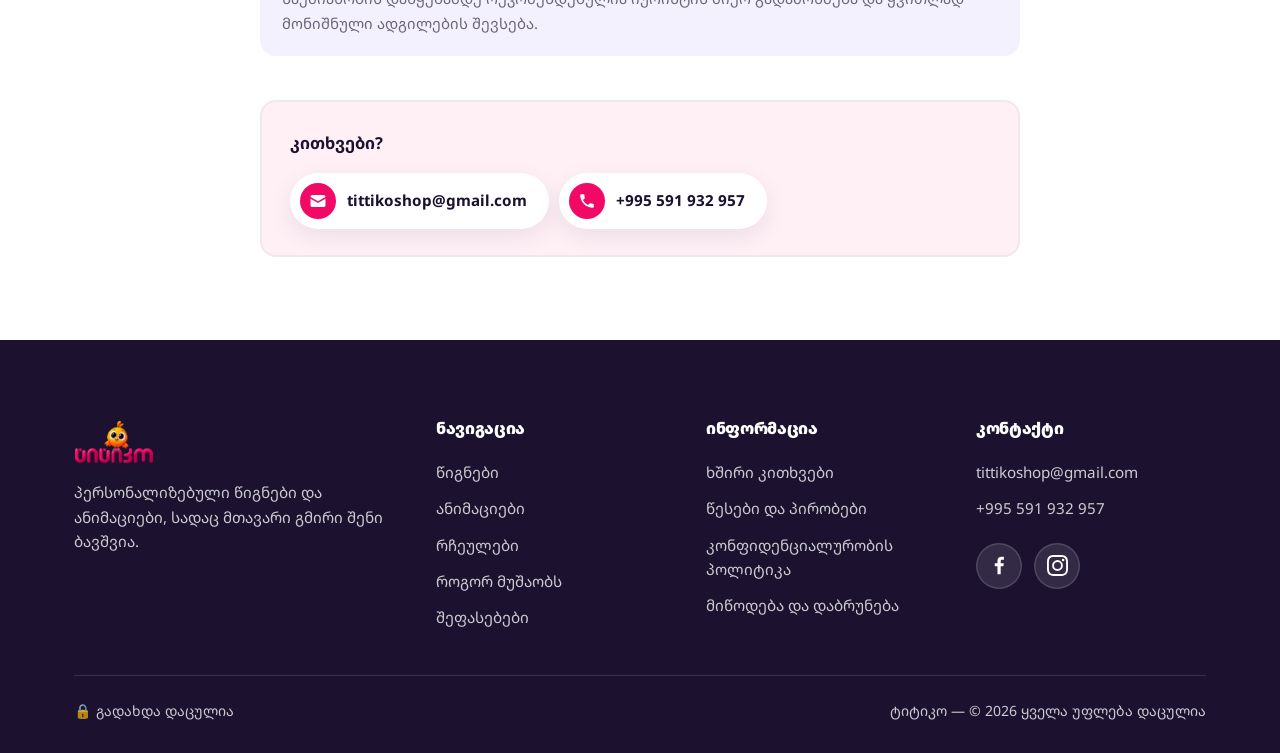
<file: terms.html>
<!DOCTYPE html>
<html lang="ka">
<head>
  <meta charset="UTF-8" />
  <meta name="viewport" content="width=device-width, initial-scale=1.0" />
  <title>წესები და პირობები — ტიტიკო</title>
  <meta name="description" content="ტიტიკოს შეკვეთის, გადახდისა და მომსახურების წესები და პირობები." />

  <link rel="icon" type="image/png" sizes="32x32" href="assets/img/favicon-32.png" />
  <link rel="icon" type="image/png" sizes="180x180" href="assets/img/favicon-180.png" />
  <link rel="apple-touch-icon" href="assets/img/apple-touch-icon.png" />

  <link rel="preconnect" href="https://fonts.googleapis.com" />
  <link rel="preconnect" href="https://fonts.gstatic.com" crossorigin />
  <link href="https://fonts.googleapis.com/css2?family=Noto+Sans+Georgian:wght@400;500;600;700;800;900&display=swap" rel="stylesheet" />

  <link rel="stylesheet" href="assets/css/style.css?v=16" />
</head>
<body>

  <!-- ============ NAV ============ -->
  <header class="nav" id="top">
    <div class="nav__inner">
      <a class="nav__logo" href="index.html" id="navLogo" aria-label="ტიტიკო — მთავარ გვერდზე დაბრუნება">
        <img src="assets/img/titiko-logo.webp" alt="ტიტიკო" />
      </a>
      <nav class="nav__menu" id="navMenu" aria-label="მთავარი ნავიგაცია">
        <a href="books.html" class="nav__link">წიგნები</a>
        <a href="animations.html" class="nav__link">ანიმაციები</a>
        <a href="index.html#contact" class="nav__link">კონტაქტი</a>
      </nav>
      <button class="nav__toggle" id="navToggle" aria-label="მენიუს გახსნა" aria-expanded="false" aria-controls="navMenu">
        <span></span><span></span><span></span>
      </button>
    </div>
  </header>

  <main>
    <section class="section">
      <div class="container">
        <nav class="breadcrumb breadcrumb--left" aria-label="breadcrumb">
          <a href="index.html">მთავარი</a>
          <span aria-hidden="true">/</span>
          <span aria-current="page">წესები და პირობები</span>
        </nav>

        <article class="legal">

          <header class="legal__head">
            <h1>წესები და პირობები</h1>
            <p class="legal__meta">ბოლო განახლება: 3 სექტემბერი, 2026</p>
            <p class="legal__intro">
              ეს დოკუმენტი აწესრიგებს ურთიერთობას ტიტიკოსა და მომხმარებელს შორის.
              საიტზე შეკვეთის გაფორმებით თქვენ ეთანხმებით ქვემოთ აღწერილ პირობებს.
              გთხოვთ, გაეცნოთ შეკვეთამდე.
            </p>
          </header>

          <nav class="legal__toc" aria-label="სარჩევი">
            <h2>სარჩევი</h2>
            <ol>
              <li><a href="#s1"><span class="n">1</span>ვინ ვართ</a></li>
              <li><a href="#s2"><span class="n">2</span>რას ვყიდით</a></li>
              <li><a href="#s3"><span class="n">3</span>შეკვეთის გაფორმება</a></li>
              <li><a href="#s4"><span class="n">4</span>ფასი და გადახდა</a></li>
              <li><a href="#s5"><span class="n">5</span>თქვენ მიერ მოწოდებული მასალა</a></li>
              <li><a href="#s6"><span class="n">6</span>დამზადება და მიწოდება</a></li>
              <li><a href="#s7"><span class="n">7</span>გაუქმება და დაბრუნება</a></li>
              <li><a href="#s8"><span class="n">8</span>ინტელექტუალური საკუთრება</a></li>
              <li><a href="#s9"><span class="n">9</span>პასუხისმგებლობა</a></li>
              <li><a href="#s10"><span class="n">10</span>პირობების ცვლილება</a></li>
              <li><a href="#s11"><span class="n">11</span>მოქმედი კანონმდებლობა და დავები</a></li>
            </ol>
          </nav>

          <section class="legal__sec" id="s1">
            <h2><span class="n">1.</span>ვინ ვართ</h2>
            <p>
              ვებგვერდი <strong>tittiko.ge</strong> ეკუთვნის და მას მართავს
              <span class="tbd">[იურიდიული დასახელება]</span>,
              საიდენტიფიკაციო კოდი <span class="tbd">[ს/კ]</span>,
              იურიდიული მისამართი: <span class="tbd">[მისამართი]</span>
              (შემდგომში — „ტიტიკო", „ჩვენ").
            </p>
            <p>
              საკონტაქტო ინფორმაცია:
              <a class="contact-pill" href="mailto:tittikoshop@gmail.com"><svg viewBox="0 0 24 24" aria-hidden="true" focusable="false"><path d="M2 6.5A2.5 2.5 0 0 1 4.5 4h15A2.5 2.5 0 0 1 22 6.5v.28l-10 5.55L2 6.78V6.5Z" /><path d="M2 9.07V17.5A2.5 2.5 0 0 0 4.5 20h15a2.5 2.5 0 0 0 2.5-2.5V9.07l-9.51 5.28a1 1 0 0 1-.98 0L2 9.07Z" /></svg>tittikoshop@gmail.com</a>
              <a class="contact-pill" href="tel:+995591932957"><svg viewBox="0 0 24 24" aria-hidden="true" focusable="false"><path d="M6.62 10.79a15.05 15.05 0 0 0 6.59 6.59l2.2-2.2a1 1 0 0 1 1.02-.24 11.36 11.36 0 0 0 3.57.57 1 1 0 0 1 1 1V20a1 1 0 0 1-1 1A17 17 0 0 1 3 4a1 1 0 0 1 1-1h3.5a1 1 0 0 1 1 1 11.36 11.36 0 0 0 .57 3.57 1 1 0 0 1-.25 1.02l-2.2 2.2Z" /></svg>+995 591 932 957</a>
            </p>
          </section>

          <section class="legal__sec" id="s2">
            <h2><span class="n">2.</span>რას ვყიდით</h2>
            <p>ტიტიკო ქმნის ბავშვზე მორგებულ, პერსონალიზებულ პროდუქტს ორ ფორმატში:</p>
            <ul>
              <li><strong>ნაბეჭდი წიგნი</strong> — რბილი ან მაგარი ყდით, სადაც მთავარი გმირი თქვენი ბავშვია</li>
              <li><strong>ციფრული ანიმაცია</strong> — მოკლემეტრაჟიანი ვიდეო, რომელიც ელ-ფოსტით იგზავნება</li>
            </ul>
            <p>
              ორივე პროდუქტი მზადდება <strong>ინდივიდუალურად, თქვენი შეკვეთის საფუძველზე</strong> —
              ბავშვის სახელით, გარეგნობითა და ფოტოთი. ეს გარემოება მნიშვნელოვანია დაბრუნების
              პირობებისთვის (იხ. მე-7 თავი).
            </p>
            <p>
              საიტზე განთავსებული სურათები საილუსტრაციოა. საბოლოო პროდუქტი დამოკიდებულია
              თქვენ მიერ მოწოდებულ მონაცემებსა და ფოტოს ხარისხზე.
            </p>
          </section>

          <section class="legal__sec" id="s3">
            <h2><span class="n">3.</span>შეკვეთის გაფორმება</h2>
            <p>შეკვეთა ფორმდება შემდეგი თანმიმდევრობით:</p>
            <ul>
              <li>ირჩევთ წიგნს ან ანიმაციას და ავსებთ ბავშვის მონაცემებს</li>
              <li>ატვირთავთ ბავშვის ფოტოს</li>
              <li>წიგნის შემთხვევაში — ირჩევთ ყდის ტიპს</li>
              <li>ავსებთ საკონტაქტო და მიწოდების მონაცემებს</li>
              <li>იხდით ბარათით</li>
            </ul>
            <p>
              შეკვეთა დადასტურებულად ითვლება <strong>გადახდის წარმატებით დასრულების მომენტიდან</strong>.
              ამის შემდეგ თქვენ მიიღებთ შეკვეთის ნომერს, ხოლო ჩვენი გუნდი დაგიკავშირდებათ
              დეტალების დასაზუსტებლად.
            </p>
            <p>
              ჩვენ ვიტოვებთ უფლებას უარი განვაცხადოთ შეკვეთის შესრულებაზე, თუ მოწოდებული
              მონაცემები არასრული, არაზუსტი ან აშკარად მცდარია, ან თუ ფოტო არ აკმაყოფილებს
              ტექნიკურ მოთხოვნებს. ასეთ შემთხვევაში გადახდილი თანხა სრულად უბრუნდება მომხმარებელს.
            </p>
          </section>

          <section class="legal__sec" id="s4">
            <h2><span class="n">4.</span>ფასი და გადახდა</h2>
            <p>
              ყველა ფასი მითითებულია <strong>ქართულ ლარში</strong> და მოიცავს კანონმდებლობით
              გათვალისწინებულ გადასახადებს. საბოლოო თანხა, მიწოდების ღირებულების ჩათვლით,
              გამოჩნდება გადახდამდე.
            </p>
            <p>
              მაგარი ყდა შეკვეთის ღირებულებას <strong>10 ₾-ით</strong> ზრდის. ეს დანამატი ნაჩვენებია
              ყდის არჩევისთანავე.
            </p>

            <h3>გადახდის მეთოდი</h3>
            <p>
              გადახდა ხორციელდება ბარათით — VISA და Mastercard, ნებისმიერი ბანკის ბარათით.
              გადახდას ამუშავებს <span class="tbd">[სს „საქართველოს ბანკი"]</span>.
            </p>
            <p>
              <strong>ბარათის მონაცემები ჩვენს საიტს არ ხვდება.</strong> გადახდის მომენტში
              თქვენ გადადიხართ ბანკის დაცულ გვერდზე; ჩვენ ვიღებთ მხოლოდ ინფორმაციას იმის
              შესახებ, გადახდა შედგა თუ არა.
            </p>
            <p>
              თუ გადახდა ვერ შესრულდა, შეკვეთა არ ფორმდება. თანხა, რომელიც შეცდომით ჩამოიჭრა
              შეკვეთის გაფორმების გარეშე, ბრუნდება ავტომატურად, ბანკის მიერ დადგენილ ვადებში.
            </p>
          </section>

          <section class="legal__sec" id="s5">
            <h2><span class="n">5.</span>თქვენ მიერ მოწოდებული მასალა</h2>
            <p>
              შეკვეთის შესასრულებლად თქვენ გვაწვდით ბავშვის სახელს, ასაკს, გარეგნობის აღწერასა
              და ფოტოს. ფოტოს ატვირთვით თქვენ ადასტურებთ, რომ:
            </p>
            <ul>
              <li>ხართ ბავშვის მშობელი ან კანონიერი წარმომადგენელი, ან გაქვთ მისი თანხმობა</li>
              <li>გაქვთ უფლება გამოიყენოთ და გადმოგვცეთ ეს ფოტო აღნიშნული მიზნით</li>
              <li>ფოტო არ არღვევს მესამე პირის უფლებებს</li>
            </ul>
            <p>
              ჩვენ ფოტოს ვიყენებთ <strong>მხოლოდ თქვენი შეკვეთის შესასრულებლად</strong>.
              მარკეტინგული ან სხვა მიზნით გამოყენება შესაძლებელია მხოლოდ თქვენი ცალკე,
              წინასწარი თანხმობით. დეტალები —
              <a href="privacy.html">კონფიდენციალურობის პოლიტიკაში</a>.
            </p>
            <p>
              ჩვენ ვიტოვებთ უფლებას უარი განვაცხადოთ ისეთი მასალის დამუშავებაზე, რომელიც
              შეიცავს უკანონო, შეურაცხმყოფელ ან ბავშვისთვის შეუფერებელ შინაარსს.
            </p>
          </section>

          <section class="legal__sec" id="s6">
            <h2><span class="n">6.</span>დამზადება და მიწოდება</h2>
            <p>
              დამზადებისა და მიწოდების ვადები, ზონები და ღირებულება აღწერილია გვერდზე
              <a href="delivery.html">მიწოდება და დაბრუნება</a>.
            </p>
            <p>
              ვადები აითვლება <strong>გადახდისა და ყველა საჭირო მონაცემის მიღების მომენტიდან</strong>.
              თუ ფოტო ან მონაცემები დაზუსტებას საჭიროებს, ვადა იწყება დაზუსტების შემდეგ.
            </p>
          </section>

          <section class="legal__sec" id="s7">
            <h2><span class="n">7.</span>გაუქმება და დაბრუნება</h2>
            <p>
              ტიტიკოს პროდუქტი მზადდება ინდივიდუალურად, კონკრეტული ბავშვისთვის. საქართველოს
              კანონმდებლობის თანახმად, <strong>მომხმარებლის ინდივიდუალური მითითებით დამზადებული
              ნივთი არ ექვემდებარება 14-დღიან უპირობო დაბრუნებას</strong>.
            </p>
            <p>ამის მიუხედავად:</p>
            <ul>
              <li><strong>შეკვეთის გაუქმება</strong> შესაძლებელია უფასოდ, სანამ დამზადება არ დაწყებულა</li>
              <li><strong>წუნდებული ან დაზიანებული</strong> პროდუქტი იცვლება ან თანხა ბრუნდება სრულად</li>
              <li><strong>ჩვენი შეცდომით</strong> არასწორად დამზადებული პროდუქტი გამოსწორდება ჩვენი ხარჯით</li>
            </ul>
            <p>
              დეტალური პროცედურა და ვადები —
              <a href="delivery.html">მიწოდება და დაბრუნება</a>.
            </p>
          </section>

          <section class="legal__sec" id="s8">
            <h2><span class="n">8.</span>ინტელექტუალური საკუთრება</h2>
            <p>
              საიტზე განთავსებული ტექსტები, ილუსტრაციები, ისტორიები, დიზაინი და ლოგო
              ტიტიკოს საკუთრებაა და დაცულია საავტორო უფლებით. მათი კოპირება, გავრცელება
              ან კომერციული გამოყენება ჩვენი წერილობითი თანხმობის გარეშე დაუშვებელია.
            </p>
            <p>
              შეძენილი პროდუქტი განკუთვნილია <strong>პირადი, არაკომერციული გამოყენებისთვის</strong>.
              ანიმაციის საჯაროდ ჩვენება ან გავრცელება დამატებით შეთანხმებას საჭიროებს.
            </p>
          </section>

          <section class="legal__sec" id="s9">
            <h2><span class="n">9.</span>პასუხისმგებლობა</h2>
            <p>
              ჩვენ ვიღებთ პასუხისმგებლობას პროდუქტის ხარისხსა და შეკვეთის ჯეროვან შესრულებაზე.
            </p>
            <p>ჩვენ არ ვაგებთ პასუხს:</p>
            <ul>
              <li>მომხმარებლის მიერ არასწორად მითითებული მონაცემებით გამოწვეულ შედეგზე
                  (მაგ. სახელის შეცდომით დაწერა, არასწორი მისამართი)</li>
              <li>დაბალი ხარისხის ფოტოთი გამოწვეულ მსგავსების ხარისხზე</li>
              <li>ჩვენგან დამოუკიდებელი ტექნიკური შეფერხებით გამოწვეულ ზიანზე</li>
            </ul>
            <h3>მიწოდების ვადა</h3>
            <p>
              სანამ ნივთი თქვენ არ ჩაგბარდებათ, მიწოდების ვადაზე პასუხისმგებლობა
              მოვაჭრეს ეკისრება. ტიტიკო იღებს ვალდებულებას, ნივთი დათქმულ ვადაში გადასცეს
              საკურიერო სამსახურს. კურიერის მხრიდან შეფერხების შემთხვევაში ტიტიკო
              იმოქმედებს მომხმარებლის ინტერესების დასაცავად — გაარკვევს შეფერხების მიზეზს
              და დაგეხმარებათ საკითხის მოგვარებაში.
            </p>
          </section>

          <section class="legal__sec" id="s10">
            <h2><span class="n">10.</span>პირობების ცვლილება</h2>
            <p>
              ჩვენ შეგვიძლია ეს პირობები ნებისმიერ დროს შევცვალოთ. განახლებული ვერსია ძალაში
              შედის საიტზე გამოქვეყნებისთანავე. უკვე გაფორმებულ შეკვეთაზე ვრცელდება ის პირობები,
              რომლებიც შეკვეთის მომენტში მოქმედებდა.
            </p>
          </section>

          <section class="legal__sec" id="s11">
            <h2><span class="n">11.</span>მოქმედი კანონმდებლობა და დავები</h2>
            <p>
              წინამდებარე პირობებზე ვრცელდება <strong>საქართველოს კანონმდებლობა</strong>.
            </p>
            <p>
              წარმოშობილი უთანხმოება, პირველ რიგში, მოგვარდება მოლაპარაკებით. თუ შეთანხმება
              ვერ მიიღწევა, დავა განიხილება საქართველოს სასამართლოში, კანონმდებლობით
              დადგენილი წესით.
            </p>
          </section>

          <div class="legal__note">
            <strong>შენიშვნა:</strong> ეს დოკუმენტი შედგენილია სტანდარტული შაბლონის საფუძველზე.
            კომერციული საქმიანობის დაწყებამდე რეკომენდებულია იურისტის მიერ გადამოწმება და
            ყვითლად მონიშნული ადგილების შევსება.
          </div>

          <div class="legal__contact">
            <strong>კითხვები?</strong>
            <div class="contact-row">
              <a class="contact-btn" href="mailto:tittikoshop@gmail.com">
                <span class="contact-btn__ico"><svg viewBox="0 0 24 24" aria-hidden="true" focusable="false"><path d="M2 6.5A2.5 2.5 0 0 1 4.5 4h15A2.5 2.5 0 0 1 22 6.5v.28l-10 5.55L2 6.78V6.5Z" /><path d="M2 9.07V17.5A2.5 2.5 0 0 0 4.5 20h15a2.5 2.5 0 0 0 2.5-2.5V9.07l-9.51 5.28a1 1 0 0 1-.98 0L2 9.07Z" /></svg></span>
                tittikoshop@gmail.com
              </a>
              <a class="contact-btn" href="tel:+995591932957">
                <span class="contact-btn__ico"><svg viewBox="0 0 24 24" aria-hidden="true" focusable="false"><path d="M6.62 10.79a15.05 15.05 0 0 0 6.59 6.59l2.2-2.2a1 1 0 0 1 1.02-.24 11.36 11.36 0 0 0 3.57.57 1 1 0 0 1 1 1V20a1 1 0 0 1-1 1A17 17 0 0 1 3 4a1 1 0 0 1 1-1h3.5a1 1 0 0 1 1 1 11.36 11.36 0 0 0 .57 3.57 1 1 0 0 1-.25 1.02l-2.2 2.2Z" /></svg></span>
                +995 591 932 957
              </a>
            </div>
          </div>

        </article>
      </div>
    </section>
  </main>

  <!-- ============ FOOTER ============ -->
  <footer class="footer" id="contact">
    <div class="container">
      <div class="footer__grid">
        <div class="footer__brand">
          <img src="assets/img/titiko-logo.webp" alt="ტიტიკო" />
          <p>პერსონალიზებული წიგნები და ანიმაციები, სადაც მთავარი გმირი შენი ბავშვია.</p>
        </div>
        <nav aria-label="ნავიგაცია">
          <h4>ნავიგაცია</h4>
          <a href="books.html">წიგნები</a>
          <a href="animations.html">ანიმაციები</a>
          <a href="favorites.html">რჩეულები</a>
          <a href="index.html#how">როგორ მუშაობს</a>
          <a href="index.html#reviews">შეფასებები</a>
        </nav>
        <nav aria-label="ინფორმაცია">
          <h4>ინფორმაცია</h4>
          <a href="index.html#faq">ხშირი კითხვები</a>
          <a href="terms.html">წესები და პირობები</a>
          <a href="privacy.html">კონფიდენციალურობის პოლიტიკა</a>
          <a href="delivery.html">მიწოდება და დაბრუნება</a>
        </nav>
        <div>
          <h4>კონტაქტი</h4>
          <a href="mailto:tittikoshop@gmail.com">tittikoshop@gmail.com</a>
          <a href="tel:+995591932957">+995 591 932 957</a>
          <div class="footer__social">
            <a class="social social--fb" href="https://www.facebook.com/tittiko.ge" target="_blank" rel="noopener" aria-label="ტიტიკო Facebook-ზე">
              <svg viewBox="0 0 24 24" aria-hidden="true" focusable="false"><path d="M15.12 5.32H17V2.14A26.11 26.11 0 0 0 14.26 2C11.54 2 9.68 3.66 9.68 6.7v2.62H6.61v3.56h3.07V22h3.68v-9.12h3.06l.46-3.56h-3.52V7.05c0-1.05.28-1.73 1.76-1.73Z" /></svg>
            </a>
            <a class="social social--ig" href="https://www.instagram.com/tittikoshop/" target="_blank" rel="noopener" aria-label="ტიტიკო Instagram-ზე">
              <svg viewBox="0 0 24 24" aria-hidden="true" focusable="false"><path d="M12 2.16c3.2 0 3.58.01 4.85.07 3.25.15 4.77 1.69 4.92 4.92.06 1.27.07 1.64.07 4.85 0 3.2-.01 3.58-.07 4.85-.15 3.23-1.66 4.77-4.92 4.92-1.27.06-1.64.07-4.85.07-3.2 0-3.58-.01-4.85-.07-3.26-.15-4.77-1.7-4.92-4.92C2.17 15.58 2.16 15.2 2.16 12c0-3.2.01-3.58.07-4.85.15-3.23 1.66-4.77 4.92-4.92C8.42 2.17 8.8 2.16 12 2.16Zm0-2.16C8.74 0 8.33.01 7.05.07 2.7.27.28 2.69.07 7.05.01 8.33 0 8.74 0 12s.01 3.67.07 4.95c.2 4.36 2.62 6.78 6.98 6.98C8.33 23.99 8.74 24 12 24s3.67-.01 4.95-.07c4.35-.2 6.78-2.62 6.98-6.98.06-1.28.07-1.69.07-4.95s-.01-3.67-.07-4.95c-.2-4.35-2.62-6.78-6.98-6.98C15.67.01 15.26 0 12 0Zm0 5.84A6.16 6.16 0 1 0 18.16 12 6.16 6.16 0 0 0 12 5.84Zm0 10.16A4 4 0 1 1 16 12a4 4 0 0 1-4 4Zm6.41-11.85a1.44 1.44 0 1 0 1.44 1.44 1.44 1.44 0 0 0-1.44-1.44Z" /></svg>
            </a>
          </div>
        </div>
      </div>
      <div class="footer__bar">
        <span>🔒 გადახდა დაცულია</span>
        <span>ტიტიკო — © <span id="year">2026</span> ყველა უფლება დაცულია</span>
      </div>
    </div>
  </footer>

  <button class="to-top" id="toTop" aria-label="ზემოთ დაბრუნება">↑</button>

  <script src="assets/js/script.js?v=16"></script>
</body>
</html>
</file>
<file: assets/css/style.css>
/* ============================================================
   ტიტიკო (Tittiko) — brand stylesheet
   Palette: #FCC918 yellow · #FB4505 orange-red · #F20965 pink
            #FB6900 orange · #FFFFFF white · #000000 black
   ============================================================ */

:root {
  --pink: #F20965;
  --pink-dark: #c60650;
  --yellow: #FCC918;
  --orange: #FB6900;
  --orange-red: #FB4505;

  --ink: #1c1230;
  --muted: #6c6577;
  --line: #efe8ef;
  --line-hover: #ddd0dc;

  --err: #d81f2a;
  --err-wash: #fdecec;
  --ok: #12855a;
  --ok-wash: #e6f6ee;
  --white: #ffffff;
  --cream: #FFF6EF;
  --pink-wash: #FFF0F6;                             /* tint for form surfaces */
  --section-wash: #FFE6F0;                          /* full-width alternating sections */
  --lav: #F4F1FF;

  --radius: 28px;
  --radius-sm: 16px;
  --radius-pill: 999px;

  --shadow-sm: 0 8px 24px rgba(28, 18, 48, .08);
  --shadow-md: 0 20px 55px rgba(242, 9, 101, .16);
  --shadow-lg: 0 32px 80px rgba(242, 9, 101, .22);

  --maxw: 1180px;
  --nav-h: 70px;
  --nav-pad: 12px;                                  /* space around the floating pill */
  --nav-gutter: clamp(14px, 4vw, 24px);
  --nav-offset: calc(var(--nav-h) + var(--nav-pad) * 2);

  --font: "Noto Sans Georgian", "Segoe UI", system-ui, -apple-system, sans-serif;
}

/* ---------- reset ---------- */
*, *::before, *::after { box-sizing: border-box; margin: 0; padding: 0; }

html { scroll-behavior: smooth; scroll-padding-top: calc(var(--nav-offset) + 16px); }

body {
  font-family: var(--font);
  color: var(--ink);
  background: var(--white);
  line-height: 1.6;
  -webkit-font-smoothing: antialiased;
  overflow-x: hidden;
}

img { max-width: 100%; display: block; }
[hidden] { display: none !important; }
a { color: inherit; text-decoration: none; }
ul, ol { list-style: none; }
button { font-family: inherit; cursor: pointer; border: none; background: none; }

h1, h2, h3, h4 { line-height: 1.1; letter-spacing: -.02em; font-weight: 900; overflow-wrap: break-word; }
p, blockquote, li, a { overflow-wrap: break-word; }

.tx-pink { color: var(--pink); }

/* ---------- layout helpers ---------- */
.container {
  width: 100%;
  max-width: var(--maxw);
  margin: 0 auto;
  padding: 0 clamp(16px, 4vw, 24px);
}
.container--narrow { max-width: 780px; }

.section { padding: clamp(64px, 6.5vw, 84px) 0; }
.section--wash { background: var(--section-wash); }

.section__head { text-align: center; max-width: 700px; margin: 0 auto clamp(36px, 5vw, 56px); }
.section__title { font-size: clamp(1.9rem, 4.5vw, 4.6rem); margin: 10px 0 14px; line-height: .7; font-variant: all-small-caps; }
.section__sub { color: var(--muted); font-size: 1.05rem; }
.section__more { text-align: center; margin-top: clamp(28px, 4vw, 44px); }

.eyebrow {
  display: inline-block;
  font-weight: 800;
  font-size: .82rem;
  text-transform: uppercase;
  color: var(--pink);
  background: rgba(242, 9, 101, .1);
  padding: 7px 16px;
  border-radius: var(--radius-pill);
}

/* ---------- buttons ---------- */
.btn {
  display: inline-flex;
  align-items: center;
  justify-content: center;
  gap: 8px;
  font-weight: 800;
  font-size: 1rem;
  padding: 15px 30px;
  border-radius: var(--radius-pill);
  transition: transform .18s ease, box-shadow .18s ease, background .18s ease, color .18s ease;
  white-space: nowrap;
}
.btn--sm { padding: 11px 22px; font-size: .92rem; }

.btn--primary {
  background: var(--pink);
  color: #fff;
  box-shadow: 0 12px 26px rgba(242, 9, 101, .32);
}
.btn--primary:hover { background: var(--pink-dark); transform: translateY(-3px); box-shadow: 0 18px 34px rgba(242, 9, 101, .4); }

.btn--yellow {
  background: var(--yellow);
  color: var(--ink);
  box-shadow: 0 12px 26px rgba(252, 201, 24, .45);
}
.btn--yellow:hover { transform: translateY(-3px); box-shadow: 0 18px 34px rgba(252, 201, 24, .6); }

.btn--ghost {
  background: transparent;
  color: var(--pink);
  box-shadow: inset 0 0 0 2px var(--pink);
}
.btn--ghost:hover { background: var(--pink); color: #fff; transform: translateY(-3px); }

/* ============================================================
   NAV
   ============================================================ */
.nav {
  position: sticky;
  top: 0;
  z-index: 100;
  padding: var(--nav-pad) var(--nav-gutter);
}
/* soft white veil that fades in once the page scrolls under the pill */
.nav::before {
  content: "";
  position: absolute;
  inset: 0;
  background: linear-gradient(180deg, rgba(255, 255, 255, .94) 40%, rgba(255, 255, 255, 0));
  opacity: 0;
  pointer-events: none;
  transition: opacity .3s ease;
}
.nav.is-stuck::before { opacity: 1; }

.nav__inner {
  position: relative;
  z-index: 1;
  max-width: var(--maxw);
  margin: 0 auto;
  height: var(--nav-h);
  padding: 0 10px 0 20px;
  display: flex;
  align-items: center;
  justify-content: space-between;
  gap: 20px;
  background: rgba(255, 255, 255, .94);
  border-radius: var(--radius-pill);
  box-shadow:
    0 14px 32px rgba(28, 18, 48, .11),
    inset 0 0 0 2px rgba(242, 9, 101, .18);
  transition: box-shadow .3s ease, background .3s ease;
}
.nav.is-stuck .nav__inner {
  background: #fff;
  box-shadow:
    0 16px 40px rgba(242, 9, 101, .2),
    inset 0 0 0 2px rgba(242, 9, 101, .24);
}

.nav__logo {
  flex-shrink: 0;
  display: flex;
  align-items: center;
  transition: transform .22s cubic-bezier(.34, 1.56, .64, 1);
}
.nav__logo:hover { transform: scale(1.05) rotate(-1.5deg); }
.nav__logo img { height: 50px; width: auto; }

.nav__menu { display: flex; align-items: center; gap: 4px; }
.nav__link {
  position: relative;
  font-weight: 800;
  font-size: .95rem;
  padding: 11px 18px;
  border-radius: var(--radius-pill);
  color: var(--ink);
  transition: color .18s ease, background .18s ease;
}
.nav__link:hover { color: var(--pink); background: rgba(242, 9, 101, .07); }
.nav__link.is-active { color: var(--pink); background: rgba(242, 9, 101, .11); }

.nav__toggle {
  display: none;
  width: 46px; height: 46px;
  border-radius: 15px;
  background: rgba(242, 9, 101, .09);
  position: relative;
  transition: background .18s ease, transform .18s ease;
}
.nav__toggle:hover { background: rgba(242, 9, 101, .16); }
.nav__toggle:active { transform: scale(.94); }
.nav__toggle span {
  position: absolute;
  left: 13px; right: 13px;
  height: 2.5px;
  background: var(--pink);
  border-radius: 2px;
  transition: transform .28s cubic-bezier(.34, 1.4, .64, 1), opacity .2s ease;
}
.nav__toggle span:nth-child(1) { top: 16px; }
.nav__toggle span:nth-child(2) { top: 22px; }
.nav__toggle span:nth-child(3) { top: 28px; }
.nav__toggle.is-open span:nth-child(1) { transform: translateY(6px) rotate(45deg); }
.nav__toggle.is-open span:nth-child(2) { opacity: 0; }
.nav__toggle.is-open span:nth-child(3) { transform: translateY(-6px) rotate(-45deg); }

/* ============================================================
   HERO
   ============================================================ */
.hero {
  position: relative;
  padding: clamp(48px, 8vw, 96px) 0 clamp(64px, 9vw, 120px);
  background: linear-gradient(180deg, #fff 0%, #fff 40%, var(--pink-wash) 100%);
  overflow: hidden;
}
.hero__inner {
  position: relative;
  z-index: 2;
  max-width: var(--maxw);
  margin: 0 auto;
  padding: 0 clamp(16px, 4vw, 24px);
  display: grid;
  grid-template-columns: 1.05fr .95fr;
  gap: clamp(32px, 5vw, 64px);
  align-items: center;
}
.hero__title { font-size: clamp(2.6rem, 7vw, 4.6rem); margin: 18px 0; line-height: .7; font-variant: all-small-caps; }
.hero__lead { font-size: 1.12rem; color: var(--muted); max-width: 30em; }
.hero__actions { display: flex; flex-wrap: wrap; gap: 14px; margin: 30px 0 34px; }

.hero__stats { display: flex; flex-wrap: wrap; gap: 28px; }
.hero__stats li { display: flex; flex-direction: column; }
.hero__stats strong { font-size: 1.5rem; font-weight: 900; color: var(--pink); }
.hero__stats span { font-size: .86rem; color: var(--muted); }

/* blobs */
.blob { position: absolute; border-radius: 50%; filter: blur(46px); opacity: .28; z-index: 1; pointer-events: none; }
.blob--1 { width: 300px; height: 300px; background: var(--yellow); top: -130px; left: -110px; }
.blob--2 { width: 300px; height: 300px; background: var(--pink); bottom: -120px; right: -90px; opacity: .22; }

/* hero visual / stage */
.hero__visual { position: relative; }
.stage {
  position: relative;
  aspect-ratio: 1 / 1;
  max-width: 480px;
  margin: 0 auto;
}
.stage .stage__book {
  position: absolute;
  width: 58%;
  box-shadow: var(--shadow-lg);
}
.stage__book--back { top: 2%; left: 0; transform: rotate(-11deg); animation: floaty 7s ease-in-out infinite; }
.stage__book--front { bottom: 2%; right: 0; transform: rotate(8deg); animation: floaty 6s ease-in-out infinite reverse; }

@keyframes floaty {
  0%, 100% { transform: translateY(0) rotate(var(--r, 0deg)); }
  50% { transform: translateY(-16px) rotate(var(--r, 0deg)); }
}
.stage__book--back { --r: -9deg; }
.stage__book--front { --r: 7deg; }

.float-badge {
  position: absolute;
  z-index: 5;
  background: #fff;
  color: var(--ink);
  font-weight: 800;
  font-size: .9rem;
  padding: 10px 16px;
  border-radius: var(--radius-pill);
  box-shadow: var(--shadow-md);
  white-space: nowrap;
  animation: floaty 5s ease-in-out infinite;
}
.float-badge--tl { top: 2%; left: -6%; }
.float-badge--br { bottom: 12%; right: -8%; animation-delay: 1s; }
.float-badge--bl { bottom: -2%; left: 6%; animation-delay: 2s; }

.sticker {
  position: absolute;
  top: -6%; right: -4%;
  width: 116px; height: 116px;
  background: #fff;
  border-radius: 50%;
  display: grid;
  place-items: center;
  box-shadow: var(--shadow-md);
  padding: 16px;
  animation: floaty 8s ease-in-out infinite;
}
.sticker img { width: 100%; }

/* reusable book cover mockup */
.cover {
  position: relative;
  aspect-ratio: 3 / 4;
  border-radius: 18px;
  padding: 20px 18px;
  display: flex;
  flex-direction: column;
  justify-content: space-between;
  color: #fff;
  overflow: hidden;
  isolation: isolate;
}
.cover::after {
  content: "";
  position: absolute;
  inset: 0;
  background: linear-gradient(160deg, rgba(255, 255, 255, .28), rgba(255, 255, 255, 0) 45%);
  z-index: -1;
}
.cover__emoji { font-size: clamp(2.4rem, 7vw, 3.6rem); filter: drop-shadow(0 6px 10px rgba(0, 0, 0, .2)); }
.cover__title {
  font-weight: 900;
  font-size: 1.06rem;
  line-height: 1.2;
  text-shadow: 0 2px 6px rgba(0, 0, 0, .22);
  display: -webkit-box;
  -webkit-line-clamp: 3;
  -webkit-box-orient: vertical;
  overflow: hidden;
}
.cover__brand {
  align-self: flex-start;
  font-weight: 800;
  font-size: .72rem;
  letter-spacing: .12em;
  text-transform: uppercase;
  background: rgba(255, 255, 255, .25);
  padding: 4px 10px;
  border-radius: var(--radius-pill);
}
.cover__tag {
  position: absolute;
  top: 12px; right: 12px;
  background: var(--yellow);
  color: var(--ink);
  font-weight: 800;
  font-size: .68rem;
  padding: 5px 10px;
  border-radius: var(--radius-pill);
  text-transform: uppercase;
  letter-spacing: .06em;
}

.cover--c1 { background: linear-gradient(150deg, var(--pink), var(--orange-red)); }
.cover--c2 { background: linear-gradient(150deg, var(--yellow), var(--orange)); }
.cover--c3 { background: linear-gradient(150deg, #6a4bd0, var(--pink)); }
.cover--c4 { background: linear-gradient(150deg, var(--orange), var(--yellow)); }
.cover--c5 { background: linear-gradient(150deg, var(--pink), var(--yellow)); }
.cover--c6 { background: linear-gradient(150deg, var(--orange-red), var(--pink)); }
.cover--c7 { background: linear-gradient(150deg, #7a4bd0, var(--orange-red)); }
.cover--c8 { background: linear-gradient(150deg, var(--pink), #ff8ac2); }

/* ============================================================
   TRUST STRIP
   ============================================================ */
.strip { background: var(--ink); color: #fff; }
.strip__inner {
  max-width: var(--maxw);
  margin: 0 auto;
  padding: 18px clamp(16px, 4vw, 24px);
  display: flex;
  flex-wrap: wrap;
  gap: 12px clamp(20px, 4vw, 40px);
  justify-content: center;
  text-align: center;
  font-weight: 600;
  font-size: clamp(.82rem, 2.6vw, .95rem);
}
.strip__item span { margin-right: 6px; }

/* ============================================================
   BOOKS
   ============================================================ */
.filters {
  display: flex;
  flex-wrap: wrap;
  gap: 10px;
  justify-content: center;
  margin-bottom: 44px;
}
.filter {
  font-weight: 700;
  font-size: .95rem;
  padding: 10px 20px;
  border-radius: var(--radius-pill);
  background: #fff;
  color: var(--ink);
  box-shadow: inset 0 0 0 2px var(--line);
  transition: all .15s ease;
}
.filter:hover { box-shadow: inset 0 0 0 2px var(--pink); color: var(--pink); }
.filter.is-active { background: var(--pink); color: #fff; box-shadow: none; }

.book-grid {
  display: grid;
  grid-template-columns: repeat(auto-fill, minmax(min(240px, 100%), 1fr));
  gap: clamp(16px, 2.5vw, 28px);
}

/* related grids (book.html "სხვა წიგნები" / animation.html "სხვა ანიმაციები")
   — keep the normal card size, just centre the group */
#relatedGrid { grid-template-columns: repeat(4, minmax(0, 1fr)); }
#animRelatedGrid { grid-template-columns: repeat(3, minmax(0, 1fr)); max-width: 1040px; margin-inline: auto; }
@media (max-width: 900px) {
  #relatedGrid, #animRelatedGrid { grid-template-columns: repeat(2, minmax(0, 1fr)); max-width: 520px; }
}
@media (max-width: 400px) {
  #relatedGrid, #animRelatedGrid { grid-template-columns: minmax(0, 1fr); }
}
.book-card {
  background: #fff;
  border-radius: var(--radius);
  box-shadow: var(--shadow-sm);
  padding: 16px;
  display: flex;
  flex-direction: column;
  transition: transform .2s ease, box-shadow .2s ease;
}
.book-card:hover { transform: translateY(-6px); box-shadow: var(--shadow-md); }
.book-card.is-hidden { display: none; }
.book-card__body {
  display: flex;
  flex-direction: column;
  flex: 1 1 auto;
  padding: 16px 6px 6px;
}
.book-card__body h3 {
  font-size: 1.12rem;
  /* reserve two lines so titles of any length align the rows below them */
  min-height: 2.4em;
  display: -webkit-box;
  -webkit-line-clamp: 3;
  -webkit-box-orient: vertical;
  overflow: hidden;
}
.book-card__meta { color: var(--muted); font-size: .88rem; margin: 6px 0 14px; }
.book-card__foot {
  display: flex;
  align-items: center;
  justify-content: space-between;
  gap: 10px;
  margin-top: auto; /* pin price + button to the bottom edge of every card */
}
.price { font-weight: 900; font-size: 1.25rem; color: var(--pink); }

/* ============================================================
   PAGE HERO  (dedicated pages, e.g. books.html)
   ============================================================ */
.page-hero {
  position: relative;
  overflow: hidden;
  text-align: center;
  padding: clamp(36px, 6vw, 64px) 0 clamp(44px, 6vw, 72px);
  background: linear-gradient(180deg, #fff 0%, var(--pink-wash) 100%);
}
.page-hero .container { position: relative; z-index: 2; }
.page-hero h1 { font-size: clamp(2.1rem, 5vw, 4.6rem); margin: 14px 0 12px; font-variant: all-small-caps; }
.page-hero__lead { color: var(--muted); max-width: 46em; margin: 0 auto; font-size: 1.05rem; }

.breadcrumb {
  display: flex;
  align-items: center;
  justify-content: center;
  gap: 8px;
  font-size: .88rem;
  font-weight: 600;
  color: var(--muted);
  margin-bottom: 18px;
}
.breadcrumb a { color: var(--pink); }
.breadcrumb a:hover { text-decoration: underline; }
.breadcrumb span[aria-current] { color: var(--ink); font-weight: 700; }

/* ============================================================
   CATALOG TOOLBAR  (filters + search + sort)
   ============================================================ */
.toolbar {
  display: flex;
  flex-wrap: wrap;
  align-items: center;
  justify-content: space-between;
  gap: 16px 20px;
  margin-bottom: 22px;
}
.filters--toolbar { justify-content: flex-start; margin-bottom: 0; }
.toolbar__right { display: flex; flex-wrap: wrap; gap: 12px; }

.search { position: relative; display: inline-flex; align-items: center; }
.search__icon { position: absolute; left: 16px; font-size: .9rem; opacity: .5; pointer-events: none; }
.search input {
  font-family: inherit;
  font-weight: 600;
  font-size: .92rem;
  padding: 11px 18px 11px 42px;
  min-width: 220px;
  border-radius: var(--radius-pill);
  box-shadow: inset 0 0 0 2px var(--line);
  background: #fff;
  color: var(--ink);
  transition: box-shadow .15s ease;
}
.search input::placeholder { color: var(--muted); font-weight: 500; }
.search input:focus { outline: none; box-shadow: inset 0 0 0 2px var(--pink); }

.select {
  appearance: none;
  -webkit-appearance: none;
  font-family: inherit;
  font-weight: 700;
  font-size: .9rem;
  padding: 11px 42px 11px 18px;
  border: none;
  border-radius: var(--radius-pill);
  box-shadow: inset 0 0 0 2px var(--line);
  background: #fff url("data:image/svg+xml,%3Csvg xmlns='http://www.w3.org/2000/svg' width='12' height='8' viewBox='0 0 12 8'%3E%3Cpath d='M1 1l5 5 5-5' stroke='%23F20965' stroke-width='2' fill='none' stroke-linecap='round' stroke-linejoin='round'/%3E%3C/svg%3E") no-repeat right 16px center;
  color: var(--ink);
  cursor: pointer;
  transition: box-shadow .15s ease;
}
.select:hover, .select:focus { outline: none; box-shadow: inset 0 0 0 2px var(--pink); }

.result-count { color: var(--muted); font-size: .92rem; margin: 0 0 20px; }
.result-count strong { color: var(--ink); }

.empty-state { text-align: center; padding: 70px 20px; }
.empty-state__emoji { font-size: 3rem; margin-bottom: 14px; }
.empty-state h3 { font-size: 1.3rem; margin-bottom: 8px; }
.empty-state p { color: var(--muted); }

/* whole book card is clickable (JS-wired) */
.book-card--link { cursor: pointer; }

/* ============================================================
   BOOK DETAIL PAGE  (book.html)
   ============================================================ */
.breadcrumb--left { justify-content: flex-start; margin-bottom: 28px; }

.product {
  display: grid;
  grid-template-columns: minmax(0, 0.85fr) minmax(0, 1.15fr);
  gap: clamp(28px, 5vw, 64px);
  align-items: start;
}
.product__media { position: sticky; top: calc(var(--nav-offset) + 12px); }

.cover--lg {
  aspect-ratio: 3 / 4;
  max-width: 420px;
  margin: 0 auto;
  padding: 32px 28px;
  border-radius: 24px;
  box-shadow: var(--shadow-lg);
}
.cover--lg .cover__emoji { font-size: clamp(3rem, 9vw, 5rem); }
.cover--lg .cover__title { font-size: clamp(1.3rem, 3.4vw, 2rem); }
.cover--lg .cover__brand { font-size: .78rem; }

.product__title { font-size: clamp(1.9rem, 4.5vw, 3rem); margin: 0 0 6px; }
.product__price { font-weight: 900; font-size: 1.9rem; color: var(--pink); margin-bottom: 18px; }
.product__blurb { color: var(--muted); font-size: 1.06rem; margin-bottom: 26px; }

/* compact feature list (age / print time / gift wrap) */
.product__meta {
  display: flex;
  flex-direction: column;
  margin-bottom: 24px;
  max-width: 330px;
  border: 1.5px solid var(--line);
  border-radius: 14px;
  overflow: hidden;
}
.feat {
  display: flex;
  align-items: center;
  gap: 10px;
  padding: 9px 13px;
  font-weight: 700;
  font-size: .86rem;
  color: var(--ink);
}
.feat + .feat { border-top: 1.5px solid var(--line); }
.feat__icon {
  flex-shrink: 0;
  display: grid;
  place-items: center;
  width: 28px;
  height: 28px;
  border-radius: 50%;
  background: var(--pink-wash);
  font-size: .9rem;
}

.product__actions { display: flex; flex-wrap: wrap; gap: 12px; margin-bottom: 16px; }
.product__note { color: var(--muted); font-size: .85rem; }

.book-notfound { text-align: center; padding: 60px 20px 40px; }
.book-notfound h1 { font-size: clamp(1.8rem, 4vw, 2.4rem); margin: 12px 0 10px; }
.book-notfound p { color: var(--muted); margin-bottom: 22px; }

@media (max-width: 860px) {
  .product { grid-template-columns: 1fr; }
  .product__media { position: static; }
  .cover--lg { max-width: 300px; }
  .product__info { text-align: center; }
  .product__actions { justify-content: center; }
  .product__meta { text-align: left; margin-inline: auto; }
}
@media (max-width: 600px) {
  .product__actions .btn { width: 100%; }
}

/* ============================================================
   ORDER / PERSONALIZATION PAGE  (order.html)
   ============================================================ */
.order {
  display: grid;
  grid-template-columns: minmax(0, 0.8fr) minmax(0, 1.2fr);
  gap: clamp(28px, 5vw, 56px);
  align-items: start;
}
.order__aside { position: sticky; top: calc(var(--nav-offset) + 12px); }
.order__hero-line { text-align: center; margin-top: 14px; color: var(--muted); }
.order__hero-line strong { color: var(--pink); }

.summary {
  margin-top: 18px;
  padding: 18px 20px;
  border: 2px solid var(--line);
  border-radius: 16px;
}
.summary__row {
  display: flex;
  justify-content: space-between;
  gap: 12px;
  padding: 7px 0;
  font-size: .95rem;
  color: var(--muted);
}
.summary__row--extra { color: var(--pink); font-weight: 700; }
.summary__total {
  margin-top: 6px;
  padding-top: 12px;
  border-top: 2px solid var(--line);
  font-weight: 900;
  font-size: 1.15rem;
  color: var(--ink);
}

/* the form sits in its own panel so the wizard reads as one surface */
.order .form {
  background: #fff;
  border-radius: var(--radius);
  padding: clamp(20px, 3.4vw, 34px);
  border: 2px solid var(--line);
}
.form__title { font-size: clamp(1.4rem, 3.2vw, 1.95rem); margin-bottom: 20px; }
.form__price { color: var(--pink); white-space: nowrap; }

.req { color: var(--pink); font-weight: 900; }
.opt {
  margin-inline-start: 4px;
  padding: 2px 8px;
  border-radius: var(--radius-pill);
  background: var(--lav);
  color: var(--muted);
  font-size: .7rem;
  font-weight: 700;
  vertical-align: 1px;
}
.form__legend {
  font-size: .8rem;
  color: var(--muted);
  font-weight: 600;
  margin: -14px 0 22px;
}

/* wizard progress */
.wizard__nav {
  display: flex;
  flex-wrap: wrap;
  gap: 8px 6px;
  margin-bottom: 18px;
}
.wizard__nav li {
  display: flex;
  align-items: center;
  gap: 8px;
  flex: 1 1 auto;
  justify-content: center;
  padding: 9px 12px;
  border-radius: var(--radius-pill);
  font-weight: 800;
  font-size: .8rem;
  color: var(--muted);
  background: var(--pink-wash);
  white-space: nowrap;
  cursor: default;
  transition: background .18s ease, color .18s ease;
}
.wizard__nav li.is-done { cursor: pointer; }
.wizard__nav li.is-done:hover { background: rgba(242, 9, 101, .2); }
.wizard__dot {
  display: grid;
  place-items: center;
  width: 22px;
  height: 22px;
  border-radius: 50%;
  background: #fff;
  color: var(--muted);
  font-size: .78rem;
  flex: 0 0 auto;
}
.wizard__nav li.is-active { background: var(--pink); color: #fff; }
.wizard__nav li.is-active .wizard__dot { background: #fff; color: var(--pink); }
.wizard__nav li.is-done { background: rgba(242, 9, 101, .12); color: var(--pink); }
.wizard__nav li.is-done .wizard__dot { background: var(--pink); color: #fff; font-size: 0; }
.wizard__nav li.is-done .wizard__dot::before { content: "✓"; font-size: .8rem; }

.wizard__step { display: none; }
.wizard__step.is-active { display: block; animation: wizFade .25s ease; }
@keyframes wizFade { from { opacity: 0; transform: translateY(8px); } to { opacity: 1; transform: none; } }
.wizard__heading { font-size: 1.2rem; margin-bottom: 4px; }
.wizard__sub { color: var(--muted); font-size: .87rem; margin-bottom: 20px; }

.form__set { border: none; margin-bottom: 26px; }
.form__set legend {
  font-weight: 900;
  font-size: 1.05rem;
  margin-bottom: 14px;
  color: var(--ink);
}

/* ---------- fields ---------- */
.field { display: flex; flex-direction: column; gap: 7px; margin-bottom: 18px; }
.field__label { font-weight: 700; font-size: .87rem; }
.field__hint { color: var(--muted); font-size: .8rem; line-height: 1.5; margin-top: 2px; }

.field input,
.field select,
.field textarea {
  font-family: inherit;
  font-size: .95rem;
  font-weight: 600;
  color: var(--ink);
  padding: 13px 15px;
  border-radius: 14px;
  border: none;
  box-shadow: inset 0 0 0 2px var(--line);
  background: #fff;
  transition: box-shadow .16s ease, background .16s ease;
  width: 100%;
}
.field input::placeholder,
.field textarea::placeholder { color: #b3aab8; font-weight: 500; }
.field textarea { resize: vertical; min-height: 84px; line-height: 1.55; }
.field input:hover,
.field select:hover,
.field textarea:hover { box-shadow: inset 0 0 0 2px var(--line-hover); }
.field input:focus,
.field select:focus,
.field textarea:focus {
  outline: none;
  background: var(--pink-wash);
  box-shadow: inset 0 0 0 2px var(--pink), 0 0 0 4px rgba(242, 9, 101, .13);
}
.field .select { padding-right: 42px; }

/* invalid state */
.field.is-invalid input,
.field.is-invalid select,
.field.is-invalid textarea { box-shadow: inset 0 0 0 2px var(--err); background: var(--err-wash); }
.field.is-invalid input:focus,
.field.is-invalid select:focus,
.field.is-invalid textarea:focus {
  box-shadow: inset 0 0 0 2px var(--err), 0 0 0 4px rgba(216, 31, 42, .15);
}
.field.is-invalid .field__label { color: var(--err); }
.field.is-invalid .radio-card { box-shadow: inset 0 0 0 2px var(--err); }
.field.is-invalid .filebox { border-color: var(--err); color: var(--err); background: var(--err-wash); }

.field__error {
  display: none;
  align-items: flex-start;
  gap: 6px;
  color: var(--err);
  font-size: .82rem;
  font-weight: 700;
  line-height: 1.45;
}
.field.is-invalid .field__error { display: flex; }
.field__error::before { content: "⚠"; flex: 0 0 auto; }

@keyframes fieldShake {
  0%, 100% { transform: translateX(0); }
  20% { transform: translateX(-5px); }
  40% { transform: translateX(5px); }
  60% { transform: translateX(-3px); }
  80% { transform: translateX(3px); }
}
.field.shake { animation: fieldShake .32s ease; }

/* ---------- consent checkbox (order.html, last step) ----------
   .field-ის ზოგადი წესები ღილაკს მთელ სიგანეზე გაწელავდა — აქ თავიდან
   ვწერთ ზომას და ხაზში ტექსტთან ერთად ვდგამთ */
.field--check { margin-top: 4px; }
.check { display: flex; align-items: flex-start; gap: 10px; cursor: pointer; }
.field--check input[type="checkbox"] {
  width: 20px;
  flex: 0 0 20px;
  height: 20px;
  margin-top: 1px;
  padding: 0;
  border-radius: 6px;
  accent-color: var(--pink);
  cursor: pointer;
}
.field--check .check > span { font-size: .87rem; font-weight: 600; line-height: 1.55; }
.field--check a { color: var(--pink); text-decoration: underline; }
.field--check.is-invalid .check > span { color: var(--err); }
.field--check.is-invalid input[type="checkbox"] { outline: 2px solid var(--err); outline-offset: 2px; }

.field-row { display: grid; grid-template-columns: 1fr 1fr; gap: 14px; }
.field-row--3 { grid-template-columns: 1fr 1fr 1fr; }
.field-row .field { margin-bottom: 18px; }

/* ---------- radio cards ---------- */
.radio-group { display: flex; flex-wrap: wrap; gap: 10px; }
.radio-card {
  position: relative;
  flex: 1 1 0;
  min-width: 0;
  display: flex;
  align-items: center;
  justify-content: center;
  gap: 8px;
  padding: 13px 14px;
  border-radius: 14px;
  box-shadow: inset 0 0 0 2px var(--line);
  font-weight: 700;
  font-size: .92rem;
  cursor: pointer;
  transition: box-shadow .16s ease, background .16s ease, transform .16s ease;
}
.radio-card input {
  position: absolute;
  width: 1px;
  height: 1px;
  opacity: 0;
  pointer-events: none;
}
.radio-card--stack { flex-direction: column; gap: 3px; padding: 15px 14px; }

/* ---------- eye colour: a dropdown that shows the actual iris ---------- */
.sr-only {
  position: absolute;
  width: 1px;
  height: 1px;
  padding: 0;
  margin: -1px;
  overflow: hidden;
  clip: rect(0 0 0 0);
  clip-path: inset(50%);
  white-space: nowrap;
  border: 0;
}

.picker { position: relative; }

.picker__btn {
  display: flex;
  align-items: center;
  gap: 11px;
  width: 100%;
  padding: 11px 42px 11px 15px;
  border-radius: 14px;
  box-shadow: inset 0 0 0 2px var(--line);
  background: #fff url("data:image/svg+xml,%3Csvg xmlns='http://www.w3.org/2000/svg' width='12' height='8' viewBox='0 0 12 8'%3E%3Cpath d='M1 1l5 5 5-5' stroke='%23F20965' stroke-width='2' fill='none' stroke-linecap='round' stroke-linejoin='round'/%3E%3C/svg%3E") no-repeat right 16px center;
  font-family: inherit;
  font-size: .95rem;
  font-weight: 600;
  color: var(--ink);
  text-align: start;
  min-height: 50px;
  transition: box-shadow .16s ease, background-color .16s ease;
}
.picker__btn:hover { box-shadow: inset 0 0 0 2px var(--line-hover); }
.picker__btn:focus-visible,
.picker.is-open .picker__btn {
  outline: none;
  box-shadow: inset 0 0 0 2px var(--pink), 0 0 0 4px rgba(242, 9, 101, .13);
}
.picker__value { flex: 1 1 auto; }
.picker__btn .eye { width: 26px; height: 26px; }

.field.is-invalid .picker__btn {
  box-shadow: inset 0 0 0 2px var(--err);
  background-color: var(--err-wash);
}

.picker__list {
  position: absolute;
  z-index: 20;
  top: calc(100% + 6px);
  left: 0;
  right: 0;
  padding: 6px;
  border-radius: 16px;
  background: #fff;
  box-shadow: 0 2px 0 var(--line), var(--shadow-md);
  animation: wizFade .16s ease;
}
.picker__opt {
  display: flex;
  align-items: center;
  gap: 11px;
  padding: 9px 12px;
  border-radius: 11px;
  font-weight: 600;
  font-size: .93rem;
  cursor: pointer;
  transition: background .14s ease, color .14s ease;
}
.picker__opt .eye { width: 26px; height: 26px; }
.picker__opt:hover,
.picker__opt:focus-visible { outline: none; background: var(--pink-wash); }
.picker__opt[aria-selected="true"] { background: var(--pink); color: #fff; }

.eye {
  position: relative;
  width: 36px;
  height: 36px;
  border-radius: 50%;
  flex: 0 0 auto;
  background:
    radial-gradient(circle at 50% 50%, #12100f 0 27%, rgba(0, 0, 0, 0) 28%),
    radial-gradient(circle at 50% 50%, var(--iris-hi) 27%, var(--iris) 60%, var(--iris-dark) 100%);
  box-shadow: inset 0 0 0 2px rgba(18, 10, 26, .32), 0 2px 6px rgba(28, 18, 48, .2);
}
/* the catch-light that makes it read as an eye */
.eye::after {
  content: "";
  position: absolute;
  top: 20%;
  left: 26%;
  width: 26%;
  height: 26%;
  border-radius: 50%;
  background: rgba(255, 255, 255, .78);
}
.eye--brown { --iris-hi: #A9743C; --iris: #7A4A21; --iris-dark: #3A210D; }
.eye--blue  { --iris-hi: #8FC7E8; --iris: #4A93C6; --iris-dark: #1E4E73; }
.eye--green { --iris-hi: #9BC47F; --iris: #5E8F4F; --iris-dark: #2E4F27; }
.eye--grey  { --iris-hi: #C6CCD1; --iris: #8B949C; --iris-dark: #4A5158; }
.radio-card__name { font-weight: 800; }
.radio-card__price {
  font-size: .8rem;
  font-weight: 700;
  color: var(--muted);
  transition: color .16s ease;
}
.radio-card:has(input:checked) .radio-card__price { color: rgba(255, 255, 255, .85); }

.radio-card:hover { box-shadow: inset 0 0 0 2px var(--pink); }
.radio-card:has(input:checked) {
  background-color: var(--pink);
  color: #fff;
  box-shadow: 0 6px 16px rgba(242, 9, 101, .28);
}
.radio-card:has(input:focus-visible) { box-shadow: inset 0 0 0 2px var(--pink), 0 0 0 4px rgba(242, 9, 101, .18); }

/* ---------- photo dropzone ---------- */
.filebox {
  position: relative;
  display: flex;
  flex-direction: column;
  align-items: center;
  gap: 4px;
  padding: 26px 18px;
  text-align: center;
  border: 2px dashed var(--line-hover);
  border-radius: 18px;
  cursor: pointer;
  color: var(--muted);
  font-weight: 700;
  font-size: .92rem;
  background: var(--cream);
  transition: border-color .16s ease, color .16s ease, background .16s ease;
}
.filebox__icon { font-size: 1.7rem; line-height: 1; }
.filebox__meta { font-size: .78rem; font-weight: 600; color: var(--muted); }
.filebox:hover,
.filebox.is-drag { border-color: var(--pink); color: var(--pink); background: var(--pink-wash); }
.filebox.is-drag { border-style: solid; }
.filebox:has(input:focus-visible) { border-color: var(--pink); box-shadow: 0 0 0 4px rgba(242, 9, 101, .18); }
.filebox input {
  position: absolute;
  inset: 0;
  width: 100%;
  height: 100%;
  opacity: 0;
  cursor: pointer;
}

/* uploaded-photo confirmation */
.filecard {
  display: flex;
  align-items: center;
  gap: 14px;
  padding: 12px 14px;
  border-radius: 18px;
  background: var(--ok-wash);
  box-shadow: inset 0 0 0 2px rgba(18, 133, 90, .25);
  animation: wizFade .25s ease;
}
.filecard__img {
  width: 58px;
  height: 58px;
  border-radius: 12px;
  object-fit: cover;
  flex: 0 0 auto;
  background: #fff;
}
.filecard__body { display: flex; flex-direction: column; gap: 2px; min-width: 0; flex: 1 1 auto; }
.filecard__ok { color: var(--ok); font-weight: 800; font-size: .8rem; }
.filecard__name {
  font-weight: 700;
  font-size: .88rem;
  overflow: hidden;
  text-overflow: ellipsis;
  white-space: nowrap;
}
.filecard__size { color: var(--muted); font-size: .78rem; font-weight: 600; }
.filecard__actions { display: flex; align-items: center; gap: 6px; flex: 0 0 auto; }
.filecard__btn {
  padding: 7px 12px;
  border-radius: var(--radius-pill);
  background: #fff;
  color: var(--ink);
  font-weight: 700;
  font-size: .8rem;
  transition: color .16s ease, background .16s ease;
}
.filecard__btn:hover { color: var(--pink); }
.filecard__btn--x { padding: 7px 11px; color: var(--muted); }
.filecard__btn--x:hover { background: var(--pink); color: #fff; }

/* ---------- status line ---------- */
.form-status { font-weight: 700; font-size: .88rem; margin: 4px 0 16px; }
.form-status:empty { margin: 0; }
.form-status--warn,
.form-status--err {
  display: flex;
  gap: 8px;
  padding: 12px 14px;
  border-radius: 14px;
}
.form-status--warn { color: var(--orange-red); background: #fff3ea; }
.form-status--err { color: var(--err); background: var(--err-wash); }
.form-status--warn::before { content: "!"; font-weight: 900; }
.form-status--err::before { content: "⚠"; }

.form__actions { display: flex; flex-wrap: wrap; gap: 12px; margin-bottom: 12px; }

.order-success { text-align: center; padding: 60px 20px 40px; max-width: 560px; margin: 0 auto; }
.order-success h1 { font-size: clamp(1.8rem, 4vw, 2.4rem); margin: 12px 0 10px; }
.order-success p { color: var(--muted); margin-bottom: 22px; }

/* success.html / fail.html reuse .order-success for the panel itself;
   this is just the button row and the little receipt card under it */
.result__actions { display: flex; flex-wrap: wrap; justify-content: center; gap: 12px; margin-top: 4px; }
.order-success .summary { text-align: left; margin-top: 0; margin-bottom: 26px; }

@media (max-width: 860px) {
  .order { grid-template-columns: 1fr; }
  .order__aside { position: static; max-width: 340px; margin-inline: auto; }
}
@media (max-width: 560px) {
  .field-row, .field-row--3 { grid-template-columns: 1fr; }
  .form__actions .btn { width: 100%; }
}

/* ============================================================
   LEGAL PAGES  (terms.html · privacy.html · delivery.html)
   ============================================================ */
.legal { max-width: 760px; margin: 0 auto; }

.legal__head { margin-bottom: 36px; }
.legal__head h1 { font-size: clamp(1.9rem, 4.5vw, 4.6rem); margin-bottom: 12px; line-height: .7; font-variant: all-small-caps; }
.legal__meta { color: var(--muted); font-size: .88rem; font-weight: 600; }
.legal__intro { margin-top: 18px; color: var(--muted); line-height: 1.75; }

.legal__toc {
  padding: 20px 22px;
  background: var(--cream);
  border-radius: var(--radius-sm);
  margin-bottom: 40px;
}
.legal__toc h2 { font-size: .8rem; letter-spacing: .1em; color: var(--muted); margin-bottom: 12px; }
.legal__toc ol { list-style: none; padding: 0; margin: 0; display: grid; gap: 7px; }
.legal__toc a { color: var(--ink); font-weight: 600; font-size: 1.5rem; line-height: .7; font-variant: all-small-caps; }
.legal__toc a:hover { color: var(--pink); }
.legal__toc .n { color: var(--pink); font-weight: 800; margin-right: 7px; font-variant-numeric: tabular-nums; }

.legal__sec { margin-bottom: 38px; scroll-margin-top: calc(var(--nav-offset) + 20px); }
.legal__sec h2 { font-size: 2.22rem; margin-bottom: 14px; font-variant: all-small-caps; }
.legal__sec h2 .n { color: var(--pink); margin-right: 9px; font-variant-numeric: tabular-nums; }
.legal__sec h3 { font-size: 1rem; margin: 20px 0 9px; }
.legal__sec p { margin-bottom: 13px; line-height: 1.78; }
.legal__sec p:last-child { margin-bottom: 0; }

.legal__sec ul { list-style: none; padding: 0; margin: 0 0 13px; }
.legal__sec li { position: relative; padding-inline-start: 22px; margin-bottom: 9px; line-height: 1.7; }
.legal__sec li::before { content: "—"; position: absolute; inset-inline-start: 0; color: var(--pink); font-weight: 700; }

.legal a:not(.btn):not(.contact-btn):not(.contact-pill):not(.legal__toc a) { color: var(--pink); text-decoration: underline; text-underline-offset: 3px; }

/* შესავსები ადგილი — ყვითლად ჩანს, რომ არ დაგვავიწყდეს */
.tbd {
  background: #FFF0B8;
  color: #6b4e00;
  border-radius: 6px;
  padding: 1px 7px;
  font-weight: 700;
  box-decoration-break: clone;
  -webkit-box-decoration-break: clone;
}

.legal__note {
  padding: 20px 22px;
  background: var(--lav);
  border-radius: var(--radius-sm);
  font-size: .93rem;
  line-height: 1.7;
  color: var(--muted);
}
.legal__note strong { color: var(--ink); }

.legal__contact {
  margin-top: 44px;
  padding: 26px 28px;
  border: 2px solid var(--line);
  border-radius: var(--radius-sm);
  background: var(--pink-wash);
  font-size: .95rem;
  line-height: 1.8;
  color: var(--muted);
}
.legal__contact strong {
  display: block;
  margin-bottom: 15px;
  color: var(--ink);
  font-size: 1.03rem;
}

/* საკონტაქტო ღილაკები — ბარათის ბოლოს */
.contact-row { display: flex; flex-wrap: wrap; gap: 10px; }

.legal .contact-btn {
  display: inline-flex;
  align-items: center;
  gap: 11px;
  padding: 8px 20px 8px 8px;
  background: var(--white);
  border: 2px solid transparent;
  border-radius: var(--radius-pill);
  box-shadow: var(--shadow-sm);
  color: var(--ink);
  font-weight: 700;
  text-decoration: none;
  transition: transform .18s ease, border-color .18s ease, color .18s ease;
}
.legal .contact-btn:hover,
.legal .contact-btn:focus-visible {
  transform: translateY(-2px);
  border-color: var(--pink);
  color: var(--pink);
}
.contact-btn__ico {
  display: grid;
  place-items: center;
  flex: none;
  width: 36px;
  height: 36px;
  border-radius: 50%;
  background: var(--pink);
  color: var(--white);
}
.contact-btn__ico svg { width: 18px; height: 18px; fill: currentColor; }

/* საკონტაქტო პილი — ტექსტის შიგნით */
.legal .contact-pill {
  display: inline-flex;
  align-items: center;
  gap: 7px;
  padding: 2px 13px 2px 10px;
  border: 1.5px solid #f9cfe0;
  border-radius: var(--radius-pill);
  background: var(--white);
  color: var(--pink);
  font-weight: 700;
  text-decoration: none;
  white-space: nowrap;
  transition: background .18s ease, color .18s ease, border-color .18s ease;
}
.legal .contact-pill:hover,
.legal .contact-pill:focus-visible {
  background: var(--pink);
  border-color: var(--pink);
  color: var(--white);
}
.contact-pill svg { flex: none; width: 15px; height: 15px; fill: currentColor; }

@media (max-width: 480px) {
  .legal .contact-btn { width: 100%; }
  .legal .contact-pill { white-space: normal; }
}

/* ============================================================
   ANIMATIONS
   ============================================================ */
.anim-grid {
  display: grid;
  grid-template-columns: repeat(3, minmax(0, 1fr));
  gap: clamp(18px, 2.5vw, 28px);
  max-width: 1000px;
  margin-inline: auto;
}
@media (max-width: 820px) {
  .anim-grid { grid-template-columns: minmax(0, 1fr); max-width: 440px; }
}
.anim-card {
  background: #fff;
  border-radius: var(--radius);
  box-shadow: var(--shadow-sm);
  overflow: hidden;
  display: flex;
  flex-direction: column;
  transition: transform .2s ease, box-shadow .2s ease;
}
.anim-card:hover { transform: translateY(-6px); box-shadow: var(--shadow-md); }
.anim-card.is-hidden { display: none; }
.anim-thumb {
  position: relative;
  aspect-ratio: 16 / 10;
  display: grid;
  place-items: center;
}
.anim-thumb--a { background: linear-gradient(150deg, var(--pink), var(--orange)); }
.anim-thumb--b { background: linear-gradient(150deg, #6a4bd0, var(--pink)); }
.anim-thumb--c { background: linear-gradient(150deg, var(--yellow), var(--orange-red)); }
.anim-thumb--d { background: linear-gradient(150deg, #16b3c7, var(--pink)); }
.anim-thumb--e { background: linear-gradient(150deg, var(--orange-red), #7a4bd0); }
.anim-thumb--f { background: linear-gradient(150deg, var(--yellow), var(--pink)); }
.anim-thumb--lg {
  aspect-ratio: 3 / 4;
  max-width: 420px;
  margin: 0 auto;
  border-radius: 24px;
  box-shadow: var(--shadow-lg);
}
.anim-thumb__label {
  position: absolute;
  left: 16px; bottom: 14px;
  right: 16px;
  color: #fff;
  font-weight: 900;
  font-size: 1.1rem;
  text-shadow: 0 2px 8px rgba(0, 0, 0, .3);
}
.anim-thumb--lg .anim-thumb__label { font-size: clamp(1.3rem, 3.4vw, 2rem); }
.play {
  width: 64px; height: 64px;
  border-radius: 50%;
  background: rgba(255, 255, 255, .92);
  color: var(--pink);
  font-size: 1.2rem;
  display: grid;
  place-items: center;
  box-shadow: 0 10px 30px rgba(0, 0, 0, .25);
  transition: transform .18s ease;
}
.play:hover { transform: scale(1.08); }
.anim-card__body {
  display: flex;
  flex-direction: column;
  flex: 1 1 auto;
  padding: 20px;
}
.anim-card__body h3 { font-size: 1.12rem; margin-bottom: 4px; }
.anim-card__body .book-card__meta { margin-bottom: 14px; }
.anim-card__body .book-card__foot { margin-top: auto; }

/* ============================================================
   HOW IT WORKS
   ============================================================ */
.steps {
  display: grid;
  grid-template-columns: repeat(3, 1fr);
  gap: 28px;
  counter-reset: step;
}
.step {
  background: #fff;
  border-radius: var(--radius);
  box-shadow: var(--shadow-sm);
  padding: 36px 28px;
  text-align: center;
}
.step__num {
  display: grid;
  place-items: center;
  width: 60px; height: 60px;
  margin: 0 auto 18px;
  border-radius: 50%;
  background: linear-gradient(150deg, var(--pink), var(--orange));
  color: #fff;
  font-weight: 900;
  font-size: 1.5rem;
}
.step h3 { font-size: 1.2rem; margin-bottom: 8px; }
.step p { color: var(--muted); font-size: .96rem; }

/* ============================================================
   TESTIMONIALS
   ============================================================ */
.quote-grid {
  display: grid;
  grid-template-columns: repeat(auto-fit, minmax(min(280px, 100%), 1fr));
  gap: clamp(18px, 2.5vw, 28px);
}
.quote-card {
  position: relative;
  background: #fff;
  border-radius: var(--radius);
  box-shadow: var(--shadow-sm);
  padding: 34px 30px 28px;
}
.quote-mark {
  font-size: 4rem;
  line-height: .6;
  color: var(--yellow);
  font-weight: 900;
  margin-bottom: 6px;
}
.quote-card blockquote { font-size: 1rem; margin-bottom: 22px; }
.quote-card figcaption { display: flex; align-items: center; gap: 12px; }
.avatar {
  width: 46px; height: 46px;
  border-radius: 50%;
  background: var(--a, var(--pink));
  color: #fff;
  display: grid;
  place-items: center;
  font-weight: 900;
  font-size: 1.1rem;
  flex-shrink: 0;
}
.quote-card small { color: var(--muted); }

/* ============================================================
   FAQ
   ============================================================ */
.faq { display: flex; flex-direction: column; gap: 12px; }
.faq-item {
  background: #fff;
  border: 2px solid var(--line);
  border-radius: var(--radius-sm);
  overflow: hidden;
  transition: border-color .2s ease;
}
.faq-item.is-open { border-color: var(--pink); }
.faq-q {
  width: 100%;
  display: flex;
  align-items: center;
  justify-content: space-between;
  gap: 16px;
  padding: 20px 22px;
  font-weight: 800;
  font-size: 1.02rem;
  text-align: left;
  color: var(--ink);
}
.faq-ic {
  flex-shrink: 0;
  font-size: 1.4rem;
  color: var(--pink);
  transition: transform .2s ease;
}
.faq-item.is-open .faq-ic { transform: rotate(45deg); }
.faq-a {
  max-height: 0;
  overflow: hidden;
  transition: max-height .3s ease;
}
.faq-a p { padding: 0 22px 20px; color: var(--muted); }

/* ============================================================
   CTA BAND
   ============================================================ */
.cta-band { padding: clamp(40px, 7vw, 90px) 0; }
.cta-card {
  position: relative;
  overflow: hidden;
  background: linear-gradient(135deg, var(--pink), var(--orange));
  color: #fff;
  border-radius: 40px;
  padding: clamp(44px, 7vw, 80px) 24px;
  text-align: center;
  box-shadow: var(--shadow-md);
}
.cta-card h2 { font-size: clamp(1.8rem, 4.5vw, 4rem); margin-bottom: 12px; font-variant: all-small-caps; }
.cta-card p { max-width: 50em; margin: 0 auto 26px; opacity: .95; }
.cta-card .btn { position: relative; z-index: 2; }
.blob--c1 { width: 300px; height: 300px; background: var(--yellow); opacity: .35; top: -120px; left: -60px; }
.blob--c2 { width: 260px; height: 260px; background: #fff; opacity: .18; bottom: -120px; right: -40px; }

/* ============================================================
   FOOTER
   ============================================================ */
.footer {
  background: var(--ink);
  color: rgba(255, 255, 255, .78);
  padding: clamp(48px, 7vw, 80px) 0 30px;
}
.footer__grid {
  display: grid;
  grid-template-columns: 1.4fr 1fr 1fr 1fr;
  gap: 40px;
  padding-bottom: 40px;
  border-bottom: 1px solid rgba(255, 255, 255, .12);
}
.footer__brand img { height: 44px; width: auto; margin-bottom: 16px; }
.footer__brand p { font-size: .95rem; max-width: 30em; }
.footer h4 { color: #fff; font-size: 1rem; margin-bottom: 16px; }
.footer nav a, .footer div a { display: block; padding: 6px 0; font-size: .95rem; transition: color .15s ease; }
.footer nav a:hover, .footer div a:hover { color: var(--yellow); }
.footer__social { display: flex; gap: 12px; margin-top: 16px; }

/* სოციალური ღილაკები — ბრენდის რბილი წრეები, ჰოვერზე კი თითოეული
   თავის ფერს იღებს, რომ ერთი შეხედვით ამოსაცნობი იყოს */
.footer__social .social {
  width: 46px;
  height: 46px;
  padding: 0;
  border-radius: 50%;
  background: rgba(255, 255, 255, .1);
  color: #fff;
  display: grid;
  place-items: center;
  box-shadow: inset 0 0 0 1.5px rgba(255, 255, 255, .14);
  transition: transform .22s cubic-bezier(.34, 1.56, .64, 1), background .2s ease, box-shadow .2s ease;
}
.footer__social .social svg { width: 21px; height: 21px; fill: currentColor; display: block; }
.footer__social .social:hover { transform: translateY(-3px); color: #fff; }
.footer__social .social:active { transform: translateY(-1px) scale(.96); }
.footer__social .social:focus-visible { outline: 3px solid var(--yellow); outline-offset: 3px; }

.social--fb:hover {
  background: #1877F2;
  box-shadow: 0 12px 24px rgba(24, 119, 242, .45);
}
.social--ig:hover {
  background: linear-gradient(45deg, #FBAD50 0%, #E1306C 55%, #833AB4 100%);
  box-shadow: 0 12px 24px rgba(225, 48, 108, .45);
}
.footer__bar {
  display: flex;
  flex-wrap: wrap;
  gap: 12px;
  justify-content: space-between;
  padding-top: 24px;
  font-size: .88rem;
}

/* ============================================================
   TO-TOP
   ============================================================ */
.to-top {
  position: fixed;
  right: 22px; bottom: 22px;
  width: 48px; height: 48px;
  border-radius: 50%;
  background: var(--pink);
  color: #fff;
  font-size: 1.2rem;
  box-shadow: var(--shadow-md);
  opacity: 0;
  visibility: hidden;
  transform: translateY(12px);
  transition: opacity .25s ease, transform .25s ease, visibility .25s;
  z-index: 90;
}
.to-top.is-shown { opacity: 1; visibility: visible; transform: translateY(0); }

/* ============================================================
   REVEAL ANIMATION
   ============================================================ */
[data-reveal] {
  opacity: 0;
  transform: translateY(26px);
  transition: opacity .6s cubic-bezier(.22, 1, .36, 1), transform .6s cubic-bezier(.22, 1, .36, 1);
}
[data-reveal].is-visible { opacity: 1; transform: none; }

/* ============================================================
   RESPONSIVE  —  ultra-wide  ›  desktop  ›  laptop  ›  tablet
                 ›  phone  ›  small phone  ›  landscape  ›  touch
   ============================================================ */

/* ---- Ultra-wide / large desktop (≥1600px) ---- */
@media (min-width: 1600px) {
  :root { --maxw: 1360px; }
  .hero__title { font-size: clamp(4.6rem, 5vw, 5.4rem); }
  .section { padding: 92px 0; }
  .book-grid { grid-template-columns: repeat(4, minmax(0, 1fr)); }
}

/* ---- Small desktop / large laptop (≤1200px) ---- */
@media (max-width: 1200px) {
  :root { --maxw: 1040px; }
  .hero__inner { gap: 40px; }
  .stage { max-width: 440px; }
}

/* ---- Tablet landscape / small laptop (≤1024px) ---- */
@media (max-width: 1024px) {
  :root { --nav-h: 66px; }
  .nav__inner { padding-left: 16px; }
  .nav__logo img { height: 46px; }
  .nav__link { padding: 10px 13px; font-size: .92rem; }
  .hero__title { font-size: clamp(2.4rem, 6vw, 3.6rem); }
  .hero__lead { font-size: 1.05rem; }
  .steps { gap: 20px; }
  .step { padding: 30px 22px; }
}

/* ---- Tablet portrait — hero stacks, nav still inline (≤960px) ---- */
@media (max-width: 960px) {
  .hero { padding-top: clamp(32px, 6vw, 64px); }
  .hero__inner { grid-template-columns: 1fr; text-align: center; }
  .hero__lead { margin-inline: auto; }
  .hero__actions, .hero__stats { justify-content: center; }
  .hero__visual { order: -1; margin-bottom: 12px; }
  .stage {
    aspect-ratio: auto;
    width: 100%;
    max-width: 400px;
    height: min(52vw, 330px);
  }
  .stage .stage__book {
    width: 46%;
    height: min(44vw, 270px);
    aspect-ratio: auto;
    padding: clamp(10px, 2.4vw, 16px) clamp(9px, 2.2vw, 14px);
  }
  .stage__book--back { top: 0; left: 3%; }
  .stage__book--front { bottom: 0; right: 3%; }
  .stage__book .cover__emoji { font-size: clamp(1.6rem, 6vw, 2.4rem); }
  .stage__book .cover__title { font-size: clamp(.72rem, 2.6vw, .9rem); }
  .stage__book .cover__brand { font-size: .6rem; }
  .sticker { width: clamp(64px, 15vw, 92px); height: clamp(64px, 15vw, 92px); top: -4%; right: 2%; padding: 12px; }
  .float-badge { font-size: clamp(.7rem, 2.4vw, .84rem); padding: 8px 13px; }
  .float-badge--tl { top: 0; left: 0; }
  .float-badge--br { bottom: 10%; right: 0; }
  .float-badge--bl { bottom: -3%; left: 4%; }
  .steps { grid-template-columns: 1fr; max-width: 440px; margin-inline: auto; }
  .footer__grid { grid-template-columns: 1fr 1fr; gap: 32px; }
}

/* ---- Tablet & below — burger menu + compact UI (≤900px) ---- */
@media (max-width: 900px) {
  .nav__toggle { display: block; }
  .nav__menu {
    position: absolute;          /* containing block is .nav__inner (the pill) */
    top: calc(100% + 8px);
    left: 0; right: 0;
    flex-direction: column;
    align-items: stretch;
    gap: 2px;
    background: #fff;
    border-radius: 22px;
    padding: 10px;
    box-shadow:
      0 18px 44px rgba(242, 9, 101, .16),
      inset 0 0 0 1px rgba(242, 9, 101, .08);
    transform: translateY(-10px) scale(.98);
    transform-origin: top center;
    opacity: 0;
    pointer-events: none;
    transition: opacity .22s ease, transform .26s cubic-bezier(.34, 1.4, .64, 1);
  }
  .nav__menu.is-open { transform: translateY(0) scale(1); opacity: 1; pointer-events: auto; }
  .nav__link { padding: 14px 16px; font-size: 1rem; border-radius: 14px; }
  .nav__link.is-active { background: rgba(242, 9, 101, .1); }

  .section__sub { font-size: 1rem; }
  .filters { margin-bottom: 32px; gap: 8px; }
  .filter { padding: 9px 16px; font-size: .9rem; }

  .toolbar { flex-direction: column; align-items: stretch; }
  .filters--toolbar { justify-content: center; }
  .toolbar__right { justify-content: center; }
  .search { flex: 1 1 auto; }
  .search input { width: 100%; }
  .select { flex: 1 1 auto; }

  .cta-card { border-radius: 30px; }
  .quote-card { padding: 30px 24px 24px; }
  .footer { text-align: center; }
  .footer__brand img { margin-inline: auto; }
  .footer__brand p { margin-inline: auto; }
  .footer__social { justify-content: center; }
  .footer__bar { justify-content: center; text-align: center; }
}

/* ---- Phone (≤600px) ---- */
@media (max-width: 600px) {
  .book-grid { grid-template-columns: repeat(2, minmax(0, 1fr)); }
  .book-card { padding: 10px; }
  .book-card__body { padding: 12px 4px 4px; }
  .book-card__body h3 { font-size: .98rem; }
  .book-card__meta { font-size: .78rem; margin: 5px 0 12px; }
  .book-card__foot { flex-direction: column; align-items: stretch; gap: 8px; }
  .book-card__foot .btn { width: 100%; white-space: normal; font-size: .82rem; padding: 10px 12px; }
  .cover { padding: 16px 14px; }
  .cover__title { font-size: .95rem; }
  .price { font-size: 1.1rem; text-align: center; }
  .anim-card__body { padding: 18px; }
  .quote-grid { gap: 16px; }
  .footer__grid { grid-template-columns: 1fr; gap: 26px; padding-bottom: 30px; }
  .to-top { right: 14px; bottom: 14px; width: 44px; height: 44px; }

  .toolbar__right { flex-direction: column; align-items: stretch; width: 100%; }
  .search input, .select { width: 100%; }
  .breadcrumb { font-size: .8rem; }
}

/* ---- Small phone (≤400px) ---- */
@media (max-width: 400px) {
  .hero__stats { gap: 14px 18px; }
  .hero__stats li { flex: 1 0 40%; }
  .hero__stats strong { font-size: 1.3rem; }
  .hero__actions .btn { width: 100%; }
  .stage { height: 300px; }
  .stage .stage__book { height: 260px; }
  .btn { padding: 14px 22px; }
}

/* ---- Very small phone (≤360px) ---- */
@media (max-width: 360px) {
  .book-grid { grid-template-columns: minmax(0, 1fr); }
  .nav__logo img { height: 42px; }
  .section__title { font-size: 1.7rem; }
  .hero__title { font-size: 2rem; }
  .cta-card { border-radius: 24px; padding: 40px 18px; }
}

/* ---- Short landscape phones ---- */
@media (max-height: 500px) and (orientation: landscape) {
  .hero { padding: 40px 0 48px; }
  .hero__visual { display: none; }
  .hero__inner { grid-template-columns: 1fr; text-align: center; }
  .hero__lead, .hero__actions, .hero__stats { margin-inline: auto; justify-content: center; }
}

/* ---- Touch devices — no hover lift, bigger tap targets ---- */
@media (hover: none) {
  .btn:hover,
  .book-card:hover,
  .anim-card:hover,
  .play:hover,
  .btn--ghost:hover,
  .filter:hover { transform: none; }
  .nav__link, .filter, .faq-q, .footer a { -webkit-tap-highlight-color: transparent; }
}

/* ============================================================
   REDUCED MOTION
   ============================================================ */
@media (prefers-reduced-motion: reduce) {
  *, *::before, *::after { animation-duration: .01ms !important; animation-iteration-count: 1 !important; transition-duration: .01ms !important; }
  html { scroll-behavior: auto; }
  [data-reveal] { opacity: 1; transform: none; }
}

/* ============================================================
   HIDDEN — display:flex/grid კლასი UA-ს `[hidden]`-ს ფარავდა, ამიტომ
   ზოგი დამალული ბლოკი (მაგ. ყდის დანამატის ხაზი შეკვეთის ჯამში)
   მაინც ჩანდა. ერთი წესი ამას ყველგან ასწორებს.
   ============================================================ */
[hidden] { display: none !important; }

/* ============================================================
   რჩეულები — ნავიგაციის გული
   ============================================================ */
.nav__fav {
  position: relative;
  flex-shrink: 0;
  display: inline-flex;
  align-items: center;
  gap: 7px;
  height: 44px;
  padding: 0 16px;
  border-radius: var(--radius-pill);
  font-weight: 800;
  color: var(--ink);
  background: rgba(242, 9, 101, .07);
  transition: background .18s ease, color .18s ease;
}
.nav__fav:hover { background: rgba(242, 9, 101, .16); color: var(--pink); }
.nav__fav.has-items,
.nav__fav.is-active { color: var(--pink); background: rgba(242, 9, 101, .13); }
.nav__fav-ic { font-size: 1.15rem; line-height: 1; }
.nav__fav-count {
  min-width: 21px;
  height: 21px;
  padding: 0 6px;
  border-radius: var(--radius-pill);
  background: var(--pink);
  color: #fff;
  font-size: .74rem;
  font-weight: 900;
  display: grid;
  place-items: center;
}
.nav__fav:not(.has-items) .nav__fav-count { display: none; }

/* ============================================================
   რჩეულები — გულის ღილაკი ყდაზე
   ============================================================ */
.fav-btn {
  position: absolute;
  top: 10px;
  right: 10px;
  z-index: 3;
  width: 38px;
  height: 38px;
  display: grid;
  place-items: center;
  border-radius: 50%;
  background: rgba(255, 255, 255, .92);
  color: #b6aec2;
  font-size: 1.15rem;
  line-height: 1;
  box-shadow: 0 6px 16px rgba(28, 18, 48, .2);
  transition: transform .18s cubic-bezier(.34, 1.56, .64, 1), color .18s ease, background .18s ease;
}
.fav-btn:hover { transform: scale(1.12); color: var(--pink); }
.fav-btn:focus-visible { outline: 3px solid #fff; outline-offset: 2px; }
.fav-btn.is-on { color: var(--pink); background: #fff; }
.fav-btn.is-popping { animation: fav-pop .45s cubic-bezier(.34, 1.56, .64, 1); }

@keyframes fav-pop {
  0%   { transform: scale(1); }
  35%  { transform: scale(1.35); }
  62%  { transform: scale(.93); }
  100% { transform: scale(1); }
}

.cover--lg .fav-btn,
.anim-thumb--lg .fav-btn {
  top: 16px;
  right: 16px;
  width: 46px;
  height: 46px;
  font-size: 1.4rem;
}

/* „პოპულარული“ ბეჯი გულს დაეჯახებოდა — ბრენდის პილს გვერდით ჩამოვიდა */
.cover__tag { top: auto; right: 18px; bottom: 20px; }
.cover--lg .cover__tag { right: 28px; bottom: 32px; }

/* ============================================================
   ბარათის მოკლე აღწერა — ამის გარეშე ყველა ბარათი ერთნაირად იკითხება
   ============================================================ */
.book-card.has-short .book-card__meta,
.anim-card.has-short .book-card__meta { margin-bottom: 8px; }
.book-card__short {
  color: var(--muted);
  font-size: .88rem;
  line-height: 1.45;
  margin: 0 0 14px;
  min-height: 2.9em;
  display: -webkit-box;
  -webkit-line-clamp: 2;
  -webkit-box-orient: vertical;
  overflow: hidden;
}

/* დეკორატიული ▶ (რჩეულების გვერდზე აწყობილ ბარათებზე) */
.play--static { pointer-events: none; }

/* ანიმაციაზე სახელი ცალკე ბეჯად — სათაურში ჩასმა ქართულად უხერხულია */
.anim-thumb__who {
  position: absolute;
  left: 14px;
  top: 13px;
  max-width: calc(100% - 76px);          /* გულს არ დაეჯახოს */
  padding: 5px 11px;
  border-radius: var(--radius-pill);
  background: rgba(255, 255, 255, .93);
  color: var(--ink);
  font-weight: 800;
  font-size: .72rem;
  white-space: nowrap;
  overflow: hidden;
  text-overflow: ellipsis;
}
.anim-thumb--lg .anim-thumb__who { left: 20px; top: 18px; font-size: .84rem; padding: 7px 14px; }

/* ============================================================
   TOAST — მოკლე დადასტურება
   ============================================================ */
.toast {
  position: fixed;
  left: 50%;
  bottom: 24px;
  z-index: 200;
  display: flex;
  align-items: center;
  gap: 16px;
  max-width: min(92vw, 470px);
  padding: 13px 20px;
  border-radius: var(--radius-pill);
  background: var(--ink);
  color: #fff;
  font-weight: 700;
  font-size: .92rem;
  box-shadow: 0 18px 44px rgba(28, 18, 48, .36);
  opacity: 0;
  transform: translate(-50%, 18px);
  pointer-events: none;
  transition: opacity .22s ease, transform .28s cubic-bezier(.34, 1.4, .64, 1);
}
.toast.is-shown { opacity: 1; transform: translate(-50%, 0); pointer-events: auto; }
.toast__msg { flex: 1 1 auto; }
.toast__action {
  flex-shrink: 0;
  color: var(--yellow);
  font-weight: 900;
  font-size: inherit;
  white-space: nowrap;
}
.toast__action:hover { text-decoration: underline; }

/* ============================================================
   „ვისთვის ეძებ საჩუქარს?“ — სახელი ყდებზე + ასაკის ფილტრი
   ============================================================ */
.who {
  display: flex;
  flex-wrap: wrap;
  align-items: flex-end;
  justify-content: space-between;
  gap: 16px 28px;
  padding: 20px clamp(18px, 3vw, 28px);
  margin-bottom: 24px;
  border-radius: var(--radius);
  background: var(--pink-wash);
  box-shadow: inset 0 0 0 2px rgba(242, 9, 101, .13);
}
.who__eyebrow { display: block; font-weight: 900; font-size: 1.06rem; }
.who__sub { color: var(--muted); font-size: .9rem; margin-top: 4px; max-width: 44em; }
.who__fields { display: flex; flex-wrap: wrap; align-items: flex-end; gap: 10px; }
.who__field { display: flex; flex-direction: column; gap: 6px; }
.who__label {
  font-weight: 800;
  font-size: .72rem;
  color: var(--muted);
  text-transform: uppercase;
  letter-spacing: .07em;
}
.who__input {
  font-family: inherit;
  font-weight: 600;
  font-size: .92rem;
  padding: 11px 18px;
  min-width: 170px;
  border: none;
  border-radius: var(--radius-pill);
  box-shadow: inset 0 0 0 2px var(--line);
  background: #fff;
  color: var(--ink);
  transition: box-shadow .15s ease;
}
.who__input::placeholder { color: var(--muted); font-weight: 500; }
.who__input:focus { outline: none; box-shadow: inset 0 0 0 2px var(--pink); }
.who__clear {
  padding: 12px 6px;
  font-weight: 800;
  font-size: .86rem;
  color: var(--pink);
  text-decoration: underline;
}

.empty-state__reset { margin-top: 18px; }

/* ============================================================
   გადასაფურცლი ყდა (book.html) — ყდა და შიგთავსის ნიმუში ერთ ბარათში
   ============================================================ */
.flipbook {
  position: relative;
  max-width: 440px;
  margin: 0 auto;
}

/* ჰორიზონტალური ლენტა მიმაგრებით — თითით გადასრიალება, ტრეკპედი და
   ინერცია უფასოდ მოგვდის, ღილაკები/კლავიატურა კი JS-ს უჭირავს */
.flipbook__track {
  display: flex;
  overflow-x: auto;
  overflow-y: hidden;
  scroll-snap-type: x mandatory;
  overscroll-behavior-x: contain;          /* გვერდის „უკან“ ჟესტი არ გაუშვას */
  scrollbar-width: none;
  -ms-overflow-style: none;
  border-radius: 24px;
}
.flipbook__track::-webkit-scrollbar { display: none; }
/* 3D მხოლოდ ფურცვლისას — გაჩერებულ ბარათზე ფენა არ გვინდა */
.flipbook__track.is-turning { perspective: 1300px; }
.flipbook__track:focus { outline: none; }
.flipbook__track:focus-visible { outline: 3px solid var(--pink); outline-offset: 6px; }

.flipbook.is-ready .flipbook__track { cursor: pointer; }

.flipbook__page {
  flex: 0 0 100%;
  max-width: 100%;
  scroll-snap-align: center;
  scroll-snap-stop: always;                /* ერთი გადასრიალება = ერთი გვერდი */
  display: flex;
  /* ჩრდილს ლენტის შიგნით სჭირდება ადგილი — თორემ სქროლის ჩარჩო მოჭრიდა */
  padding: 12px 16px 28px;
}

/* ფურცელი — ტრანსფორმი აქ ზის და არა მიმაგრების უჯრაზე, თორემ
   ბრაუზერს მიმაგრების წერტილი ერევა და სქროლი ხტუნავს */
.flipbook__sheet {
  flex: 1 1 auto;
  width: 100%;
  max-width: none;
  margin: 0;
  aspect-ratio: 3 / 4;
  border-radius: 24px;
  overflow: hidden;
  box-shadow: 0 18px 40px rgba(242, 9, 101, .2);
  transform-origin: center center;
  transition: box-shadow .3s ease;
}
/* ფონი მხოლოდ დაწერილ გვერდებს — ყდას თავისი გრადიენტი (cover--cN) აქვს */
figure.flipbook__sheet {
  display: grid;
  grid-template-rows: 1.05fr .95fr;
  background: #fff;
}

.flipbook__art {
  display: grid;
  place-items: center;
  font-size: clamp(3rem, 11vw, 5rem);
  filter: drop-shadow(0 10px 16px rgba(0, 0, 0, .22));
}
.is-t1 .flipbook__art { background: linear-gradient(150deg, var(--pink), var(--orange)); }
.is-t2 .flipbook__art { background: linear-gradient(150deg, var(--yellow), var(--orange-red)); }
.is-t3 .flipbook__art { background: linear-gradient(150deg, #6a4bd0, var(--pink)); }
.is-t4 .flipbook__art { background: linear-gradient(150deg, #16b3c7, var(--pink)); }

.flipbook__text {
  position: relative;
  display: grid;
  align-content: center;
  padding: 22px 26px 40px;
  font-size: 1rem;
  line-height: 1.6;
  color: var(--ink);
  /* ნაკერის ჩრდილი მარცხენა კიდეზე — ნამდვილი წიგნის შეგრძნება */
  background:
    linear-gradient(90deg, rgba(28, 18, 48, .07), rgba(28, 18, 48, 0) 22px);
}
.flipbook__num {
  position: absolute;
  right: 24px;
  bottom: 16px;
  color: var(--muted);
  font-size: .82rem;
  font-weight: 800;
}

.flipbook__sheet--photo { display: block; }
.flipbook__sheet--photo img { width: 100%; height: 100%; object-fit: cover; }

/* ---------- ისრები ---------- */
.flipbook__arrow {
  position: absolute;
  top: 50%;
  z-index: 4;
  width: 44px;
  height: 44px;
  margin-top: -22px;
  border-radius: 50%;
  background: #fff;
  color: var(--pink);
  font-size: 1.6rem;
  line-height: 1;
  display: grid;
  place-items: center;
  box-shadow: 0 10px 26px rgba(28, 18, 48, .22);
  transition: transform .18s ease, opacity .18s ease, background .18s ease;
}
.flipbook__arrow--prev { left: -14px; }
.flipbook__arrow--next { right: -14px; }
.flipbook__arrow:hover { transform: scale(1.1); }
.flipbook__arrow:active { transform: scale(.94); }
.flipbook__arrow:focus-visible { outline: 3px solid var(--pink); outline-offset: 3px; }
.flipbook__arrow[disabled] { opacity: 0; pointer-events: none; }

/* გული ჩარჩოზეა და არა ყდაზე — ფურცვლისას ადგილზე რჩება */
.flipbook > .fav-btn { top: 16px; right: 16px; width: 46px; height: 46px; font-size: 1.4rem; z-index: 5; }

/* ---------- ქვედა ზოლი: წერტილები, მინიშნება, შენიშვნა ---------- */
.flipbook__foot { max-width: 440px; margin: 6px auto 0; text-align: center; }
.flipbook__dots {
  display: flex;
  justify-content: center;
  flex-wrap: wrap;
  gap: 8px;
  margin-bottom: 10px;
}
.flipbook__dot {
  width: 9px;
  height: 9px;
  padding: 0;
  border-radius: 50%;
  background: var(--line-hover);
  transition: transform .2s ease, background .2s ease, width .2s ease;
}
.flipbook__dot:hover { background: var(--pink); }
.flipbook__dot.is-on { background: var(--pink); width: 24px; border-radius: var(--radius-pill); }
.flipbook__dot:focus-visible { outline: 2px solid var(--pink); outline-offset: 3px; }

.flipbook__hint { color: var(--muted); font-size: .86rem; font-weight: 700; }
.flipbook__note { color: var(--muted); font-size: .8rem; margin-top: 6px; }

@media (max-width: 860px) {
  .flipbook, .flipbook__foot { max-width: 340px; }
  .flipbook__text { padding: 18px 20px 34px; font-size: .93rem; }
}

@media (max-width: 600px) {
  .flipbook__arrow { width: 40px; height: 40px; margin-top: -20px; font-size: 1.4rem; }
  .flipbook__arrow--prev { left: -10px; }
  .flipbook__arrow--next { right: -10px; }
}

/* მოძრაობის შემცირებისას ფურცელი არ იხრება — JS ტრანსფორმს არ წერს,
   აქ კი გადასვლას ვამოკლებთ */
@media (prefers-reduced-motion: reduce) {
  .flipbook__sheet { transform: none !important; opacity: 1 !important; }
}

/* ============================================================
   შეკვეთის აღდგენის შეტყობინება (order.html)
   ============================================================ */
.resume {
  display: flex;
  flex-wrap: wrap;
  align-items: center;
  gap: 8px 16px;
  padding: 14px 18px;
  margin-bottom: 20px;
  border-radius: 16px;
  background: #fff8e6;
  box-shadow: inset 0 0 0 2px rgba(252, 201, 24, .55);
}
.resume__text { flex: 1 1 240px; font-size: .9rem; font-weight: 600; }
.resume__text::before { content: "↩ "; font-weight: 900; }
.resume__reset {
  font-weight: 800;
  font-size: .89rem;
  color: var(--pink);
  text-decoration: underline;
}

/* ============================================================
   რჩეულების გვერდი (favorites.html)
   ============================================================ */
.fav-tools {
  display: flex;
  flex-wrap: wrap;
  justify-content: center;
  gap: 12px;
  margin-bottom: 26px;
}
.fav-shared {
  display: flex;
  flex-wrap: wrap;
  align-items: center;
  justify-content: center;
  gap: 10px 18px;
  max-width: 660px;
  margin: 0 auto 26px;
  padding: 16px 22px;
  border-radius: 18px;
  background: var(--lav);
  box-shadow: inset 0 0 0 2px rgba(106, 75, 208, .16);
  text-align: center;
}
.fav-shared__text { font-size: .93rem; font-weight: 600; }
.fav-shared__text::before { content: "🎁 "; }
.fav-link {
  display: block;
  width: 100%;
  max-width: 560px;
  margin: 0 auto 26px;
  font-family: inherit;
  font-size: .88rem;
  font-weight: 600;
  padding: 12px 18px;
  border: none;
  border-radius: var(--radius-pill);
  box-shadow: inset 0 0 0 2px var(--line);
  background: #fff;
  color: var(--muted);
  text-align: center;
}
.fav-link:focus { outline: none; box-shadow: inset 0 0 0 2px var(--pink); color: var(--ink); }

/* ============================================================
   ახალი ბლოკების ადაპტაცია
   ============================================================ */
@media (max-width: 900px) {
  .nav__inner { gap: 10px; }
  .nav__fav { margin-left: auto; padding: 0 13px; }
  .who { flex-direction: column; align-items: stretch; }
  .who__fields { justify-content: space-between; }
  .who__field { flex: 1 1 150px; }
  .who__input, .who__field .select { width: 100%; min-width: 0; }
}

@media (max-width: 600px) {
  .toast {
    left: 16px;
    right: 16px;
    bottom: 84px;                       /* „ზემოთ“ ღილაკს არ გადაეფაროს */
    max-width: none;
    transform: translateY(18px);
  }
  .toast.is-shown { transform: translateY(0); }
  .fav-btn { width: 34px; height: 34px; font-size: 1.02rem; top: 8px; right: 8px; }

  /* ვიწრო ყდაზე „პოპულარული“ და ბრენდის პილი ერთმანეთს ეჯახებოდა —
     ბეჯი ნაკადში ბრუნდება, სათაური კი ორ ხაზში ეტევა (სრული სახელი
     ბარათის სათაურშივე წერია, ერთი სანტიმეტრით ქვემოთ) */
  .book-grid .cover__title { font-size: .92rem; -webkit-line-clamp: 2; }
  .book-grid .cover__tag {
    position: static;
    order: 2;
    align-self: flex-start;
    margin-bottom: 6px;
    font-size: .62rem;
    padding: 4px 8px;
  }
  .book-grid .cover__brand { order: 3; }
  .book-card__short { font-size: .8rem; min-height: 2.7em; }
  .fav-tools .btn { width: 100%; }
}

@media (max-width: 400px) {
  .nav__fav { height: 40px; padding: 0 11px; }
  .nav__fav-ic { font-size: 1rem; }
}
</file>
